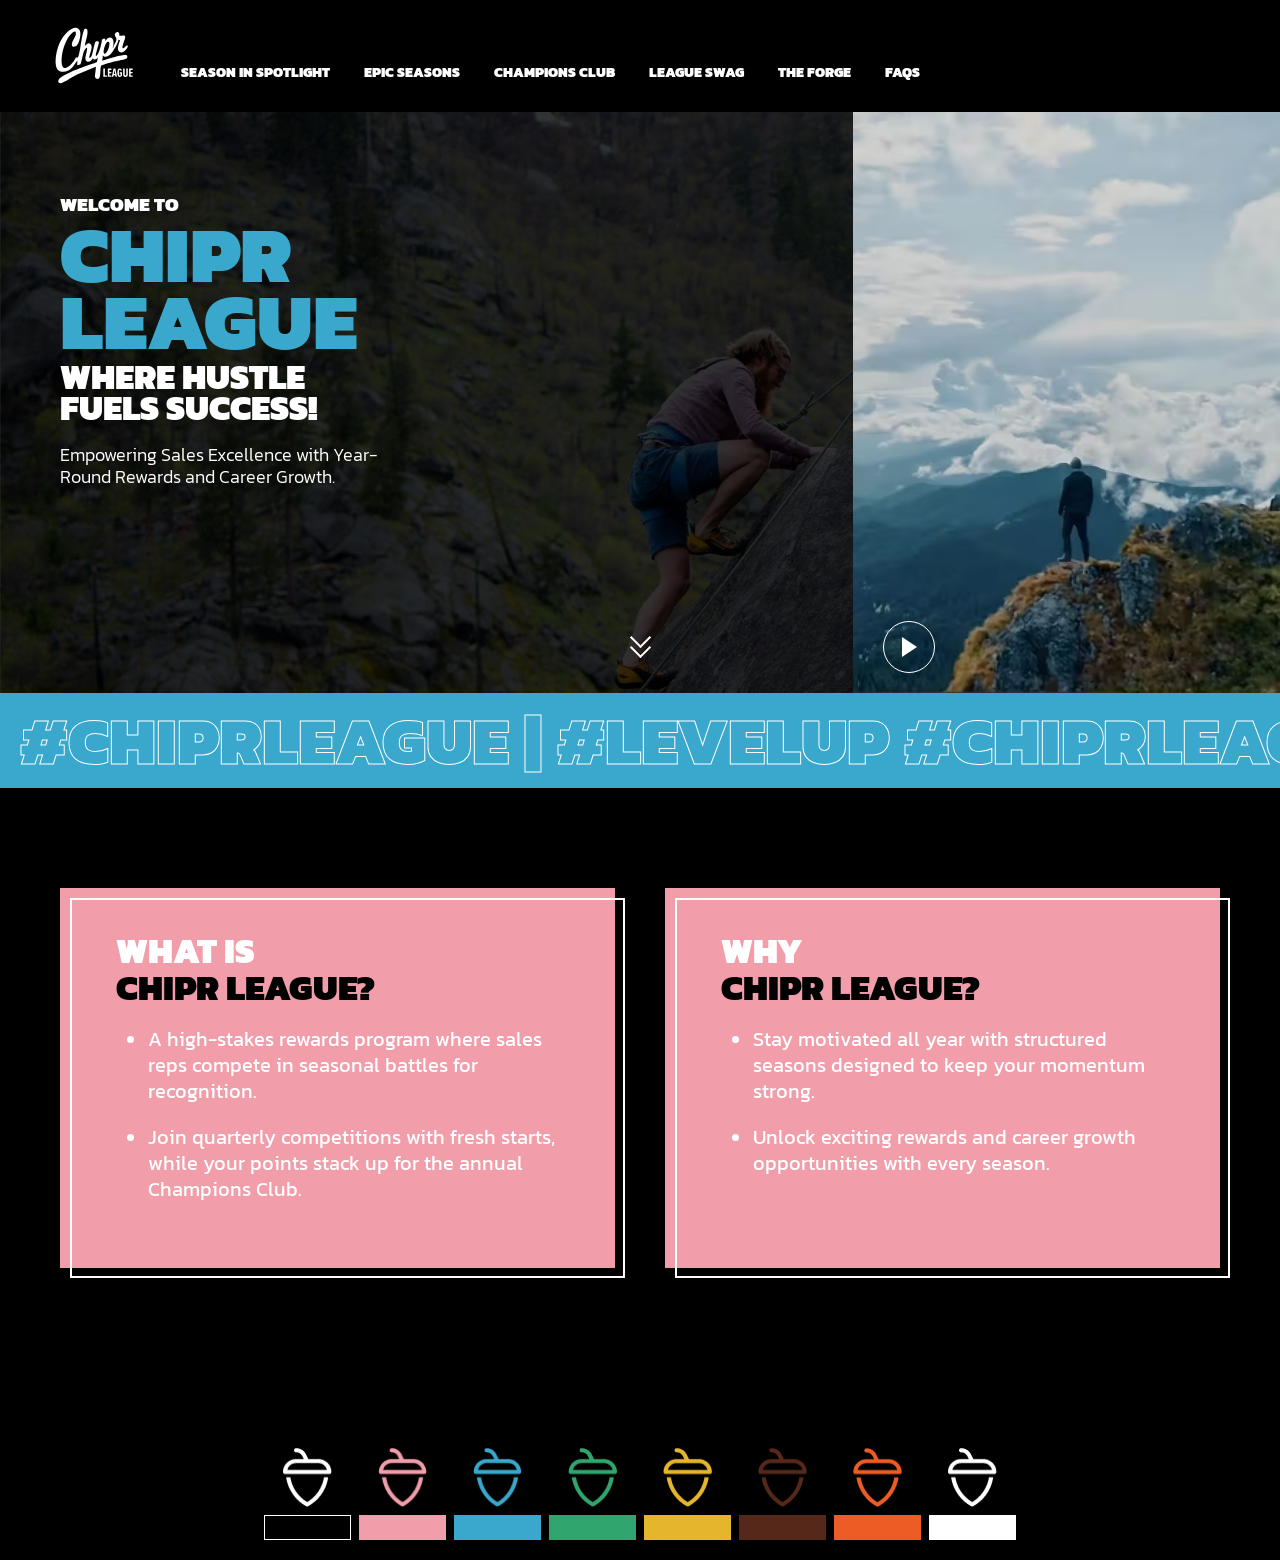
<file: index.html>
<!DOCTYPE html>
<html lang="en">
<head>
    <meta charset="UTF-8">
    <meta name="viewport" content="width=device-width, initial-scale=1.0">
    <title>Chipr</title>
    <meta name="description"
        content="We’re a direct-to-consumer organization specializing in door-to-door sales jobs. We partner with some of America’s top tech brands.">
    <link rel="stylesheet" as="style" href="https://cdn.jsdelivr.net/npm/bootstrap@5.3.3/dist/css/bootstrap.min.css" integrity="sha384-QWTKZyjpPEjISv5WaRU9OFeRpok6YctnYmDr5pNlyT2bRjXh0JMhjY6hW+ALEwIH" crossorigin="anonymous">
    <link rel="stylesheet" href="./css/common.min.css">
    <link rel="stylesheet" href="./css/home.css">
    <link rel="icon" type="image/x-icon" href="./images/header/favicon.ico">
    <link rel="preload" as="image" href="./images/home/slider1.avif" />
    <link rel="preload" as="image" href="./images/home/clifhang-mobile.avif" />
    <link rel="preload" as="image" href="./images/home/clifhang.avif" />
</head>
<body>
    <!-- Header -->
    <header id="header">
        <nav class="navbar fixed-top navbar-expand-lg bg-body-tertiary navbar-dark bg-dark">
            <div class="container-fluid align-items-end px-lg-5 px-4 bg-black">
                <a class="navbar-brand" href="./"></a>
                <button class="navbar-toggler" type="button" data-bs-toggle="collapse"  data-bs-target="#navbarSupportedContent" aria-controls="navbarSupportedContent" aria-expanded="false" aria-label="Toggle navigation">
                    <span class="navbar-toggler-icon"></span>
                </button>
                <div class="collapse navbar-collapse" id="navbarSupportedContent">
                    <ul class="navbar-nav me-auto mb-2 mb-lg-0">
                        <li class="nav-item">
                            <a class="nav-link text-uppercase season" aria-current="page" href="./season-in-spotlight.html">Season in spotlight</a>
                        </li>
                        <li class="nav-item">
                            <a class="nav-link text-uppercase epic" href="./epic-seasons.html">epic seasons</a>
                        </li>
                        <li class="nav-item">
                            <a class="nav-link text-uppercase champions" href="./champions-club.html">champions club</a>
                        </li>
                        <li class="nav-item">
                            <a class="nav-link text-uppercase league" href="./league-swag.html">league swag</a>
                        </li>
                        <li class="nav-item">
                            <a class="nav-link text-uppercase forge" href="./the-forge.html">the forge</a>
                        </li>
                        <li class="nav-item">
                            <a class="nav-link text-uppercase faqs" href="./faqs.html">faqs</a>
                        </li>
                    </ul>
                </div>
            </div>
        </nav>
    </header>
    <!-- Body -->
    <!-- section hero -->
    <section class="top-slider">        
        <div class="container-fluid p-0 slider-images">
            <div class="col-lg-8 col-12 slider-image-1">
                <div class="overlay">
                    <div class="slider-text mx-common">
                        <h5 class="text-uppercase">Welcome to</h5>
                        <h1 class="text-uppercase">Chipr<br>League</h1>
                        <h4 class="text-uppercase">where hustle fuels success!</h4>
                        <p>Empowering Sales Excellence with Year-Round Rewards and Career Growth.</p>
                    </div>
                    <div class="mx-common d-lg-none">
                        <div class="col-4 slider-image-2" data-bs-toggle="modal" data-bs-target="#video">
                            <img alt="clif hang" class="slider-img-2" width="200" height="200" src="./images/home/clifhang-mobile.avif" loading="lazy" />
                            <div class="play-video"></div>
                        </div>
                    </div>
                </div>
            </div>
            <div class="col-4 slider-image-2 d-none d-lg-block" data-bs-toggle="modal" data-bs-target="#video">
                <img alt="clif hang" class="slider-img-2" width="200" height="200" src="./images/home/clifhang.avif" loading="lazy" />
                <div class="play-video" ></div>
            </div>
            <div class="scroll-down-container d-none d-lg-flex">
                <div class="scroll-down-arrow"></div>
                <div class="scroll-down-arrow"></div>
                <div class="scroll-down-arrow"></div>
            </div>
        </div>
    </section>
    <!-- Modal -->
    <div class="modal fade" id="video" tabindex="-1" aria-labelledby="videoLabel" aria-hidden="true">
        <div class="modal-dialog modal-dialog-centered modal-lg video-popup">
            <div class="modal-content">
                <div class="modal-header position-relative">
                    <button type="button" class="btn-close-custom" data-bs-dismiss="modal" aria-label="Close"></button>
                </div>
                <div class="modal-body">
                    <iframe src="https://www.youtube.com/embed/HPioowjHS5M?si=mFAN-0VH5Xt5ioiz" autoplay frameborder="0" allow="accelerometer; autoplay; clipboard-write; encrypted-media; gyroscope; picture-in-picture; web-share" referrerpolicy="strict-origin-when-cross-origin" allowfullscreen></iframe>
                </div>
            </div>
        </div>
    </div>
    <!-- Marquee -->
    <div class="marquee-container">
        <div class="marquee-content" height="100px">
            <span>#chiprleague</span><span> | </span><span>#levelup</span>
            <span>#chiprleague</span><span> | </span><span>#levelup</span>
            <span>#chiprleague</span><span> | </span><span>#levelup</span>
            <span>#chiprleague</span><span> | </span><span>#levelup</span>
            <span>#chiprleague</span><span> | </span><span>#levelup</span>
            <span>#chiprleague</span><span> | </span><span>#levelup</span>
        </div>
    </div>
    <!-- about -->
    <div class="container-fluid about-chipr pxe-common">
        <div class="justify-content-center">
            <div class="mx-common">
                <div class="row">
                    <div class="col-lg-6 col-12 what-chipr">
                        <div class="about-chipr-content">
                            <h5><span class="color-white">What is</span><br><span class="color-gray">Chipr League?</span></h5>
                            <ul>
                                <li>A high-stakes rewards program where sales reps compete in seasonal battles for recognition.</li>
                                <li>Join quarterly competitions with fresh starts, while your points stack up for the annual Champions Club.</li>
                            </ul>
                            <div class="border-white"></div>
                        </div>
                    </div>
                    <div class="col-lg-6 col-12 why-chipr">
                        <div class="about-chipr-content">
                            <h5><span class="color-white">Why</span><br><span class="color-gray">Chipr League?</spam></h5>
                            <ul>
                                <li>Stay motivated all year with structured seasons designed to keep your momentum strong.</li>
                                <li>Unlock exciting rewards and career growth opportunities with every season.</li>
                            </ul>
                            <div class="border-white"></div>
                        </div>
                    </div>
                </div>
            </div>
        </div>
    </div> 

    <!-- Footer -->
    <footer id="footer">
        <div class="d-flex justify-content-center text-center gap-2">
            <div class="nut nut1 nut-white">
                <img width="49" height="60" loading="lazy" alt="nut" src="./images/footer/nut-white.png" />
                <span class="nut-border"></span>
            </div>
            <div class="nut nut2 nut-cream">
                <img width="49" height="60" loading="lazy" alt="nut" src="./images/footer/nut-cream.png" />
                <span class="nut-border"></span>
            </div>
            <div class="nut nut3 nut-blue">
                <img width="49" height="60" loading="lazy" alt="nut" src="./images/footer/nut-blue.png" />
                <span class="nut-border"></span>
            </div>
            <div class="nut nut4 nut-green">
                <img width="49" height="60" loading="lazy" alt="nut" src="./images/footer/nut-green.png" />
                <span class="nut-border"></span>
            </div>
            <div class="nut nut5 nut-yellow">
                <img width="49" height="60" loading="lazy" alt="nut" src="./images/footer/nut-yellow.png" />
                <span class="nut-border"></span>
            </div>
            <div class="nut nut6 nut-brown">
                <img width="49" height="60" loading="lazy" alt="nut" src="./images/footer/nut-brown.png" />
                <span class="nut-border"></span>
            </div>
            <div class="nut nut7 nut-orange">
                <img width="49" height="60" loading="lazy" alt="nut" src="./images/footer/nut-orange.png" />
                <span class="nut-border"></span>
            </div>
            <div class="nut nut8 nut-white-2">
                <img width="49" height="60" loading="lazy" alt="nut" src="./images/footer/nut-white.png" />
                <span class="nut-border"></span>
            </div>
        </div>
    </footer>
    <script defer src="https://code.jquery.com/jquery-3.7.1.min.js" integrity="sha256-/JqT3SQfawRcv/BIHPThkBvs0OEvtFFmqPF/lYI/Cxo=" crossorigin="anonymous"></script>
    <script defer src="https://cdn.jsdelivr.net/npm/bootstrap@5.3.3/dist/js/bootstrap.bundle.min.js" integrity="sha384-YvpcrYf0tY3lHB60NNkmXc5s9fDVZLESaAA55NDzOxhy9GkcIdslK1eN7N6jIeHz" crossorigin="anonymous"></script>
    <script defer src="./js/common.js" ></script>
</body>
</html>
</file>
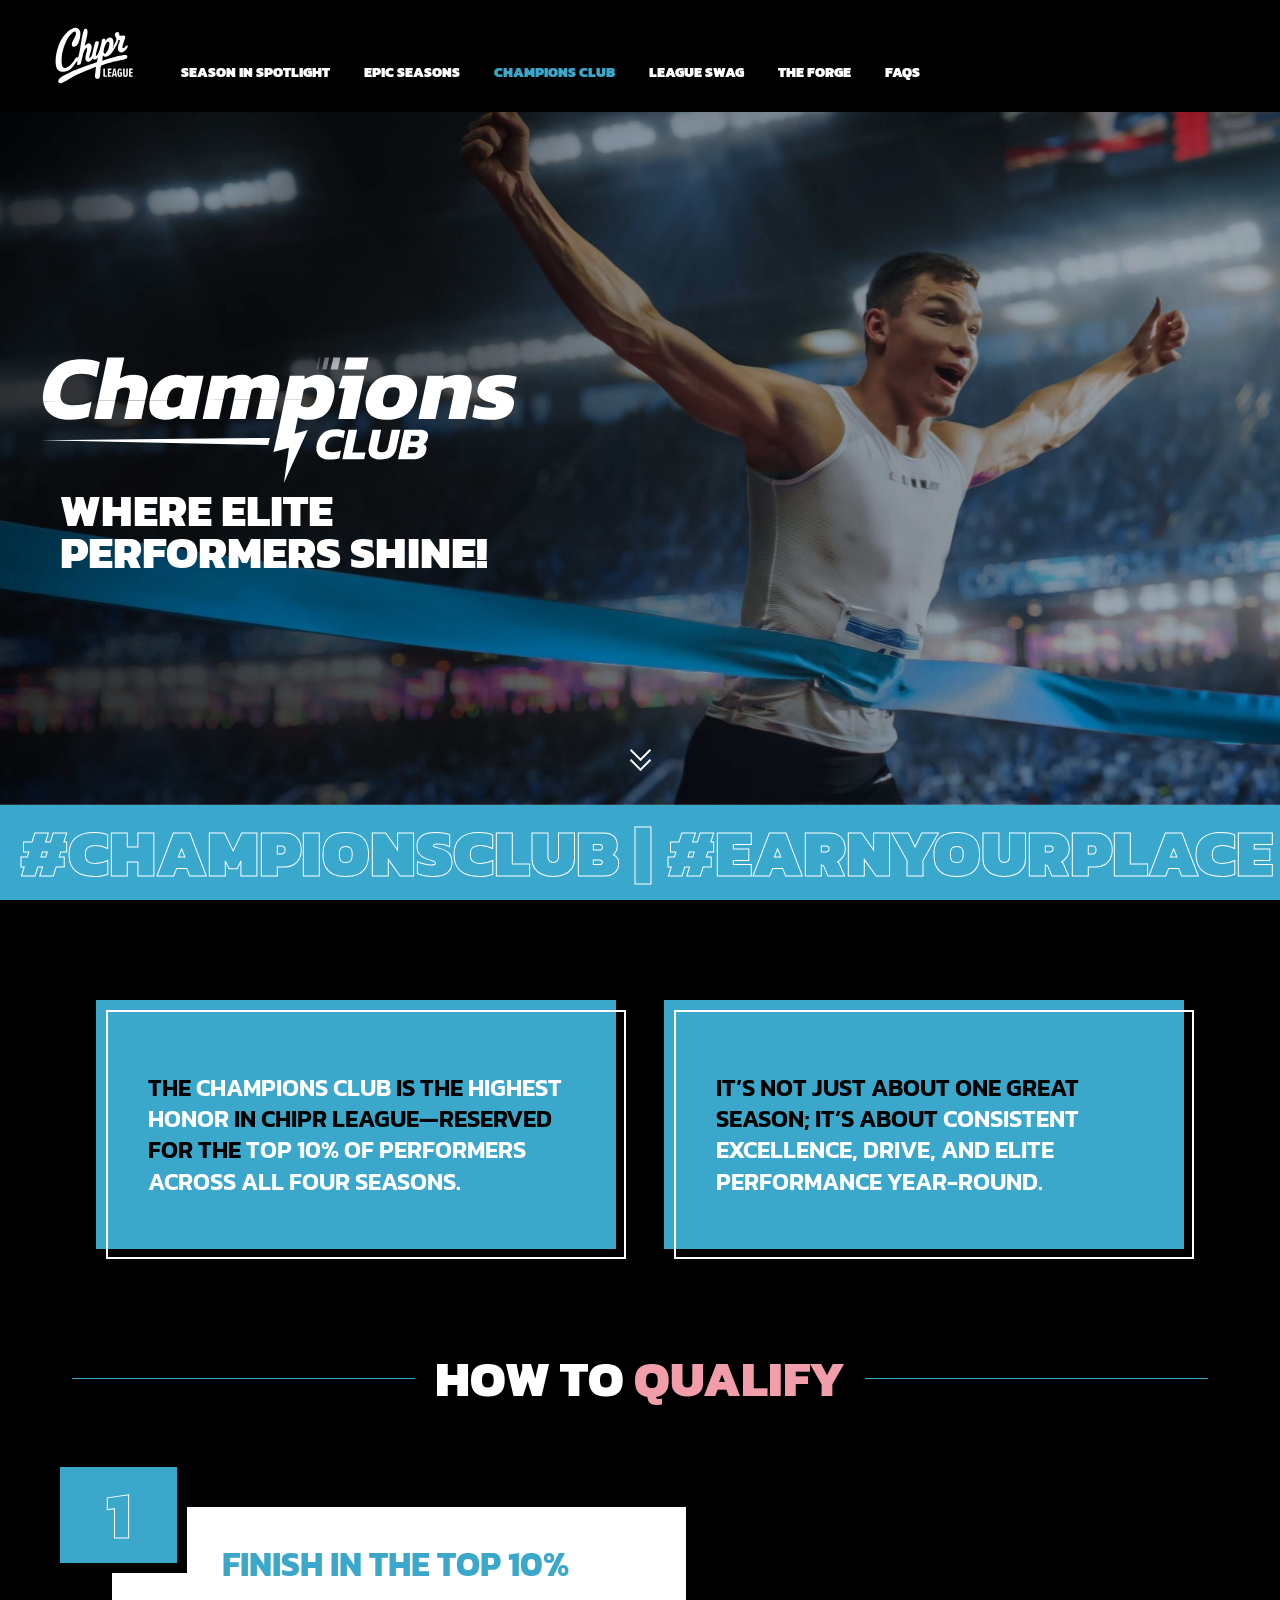
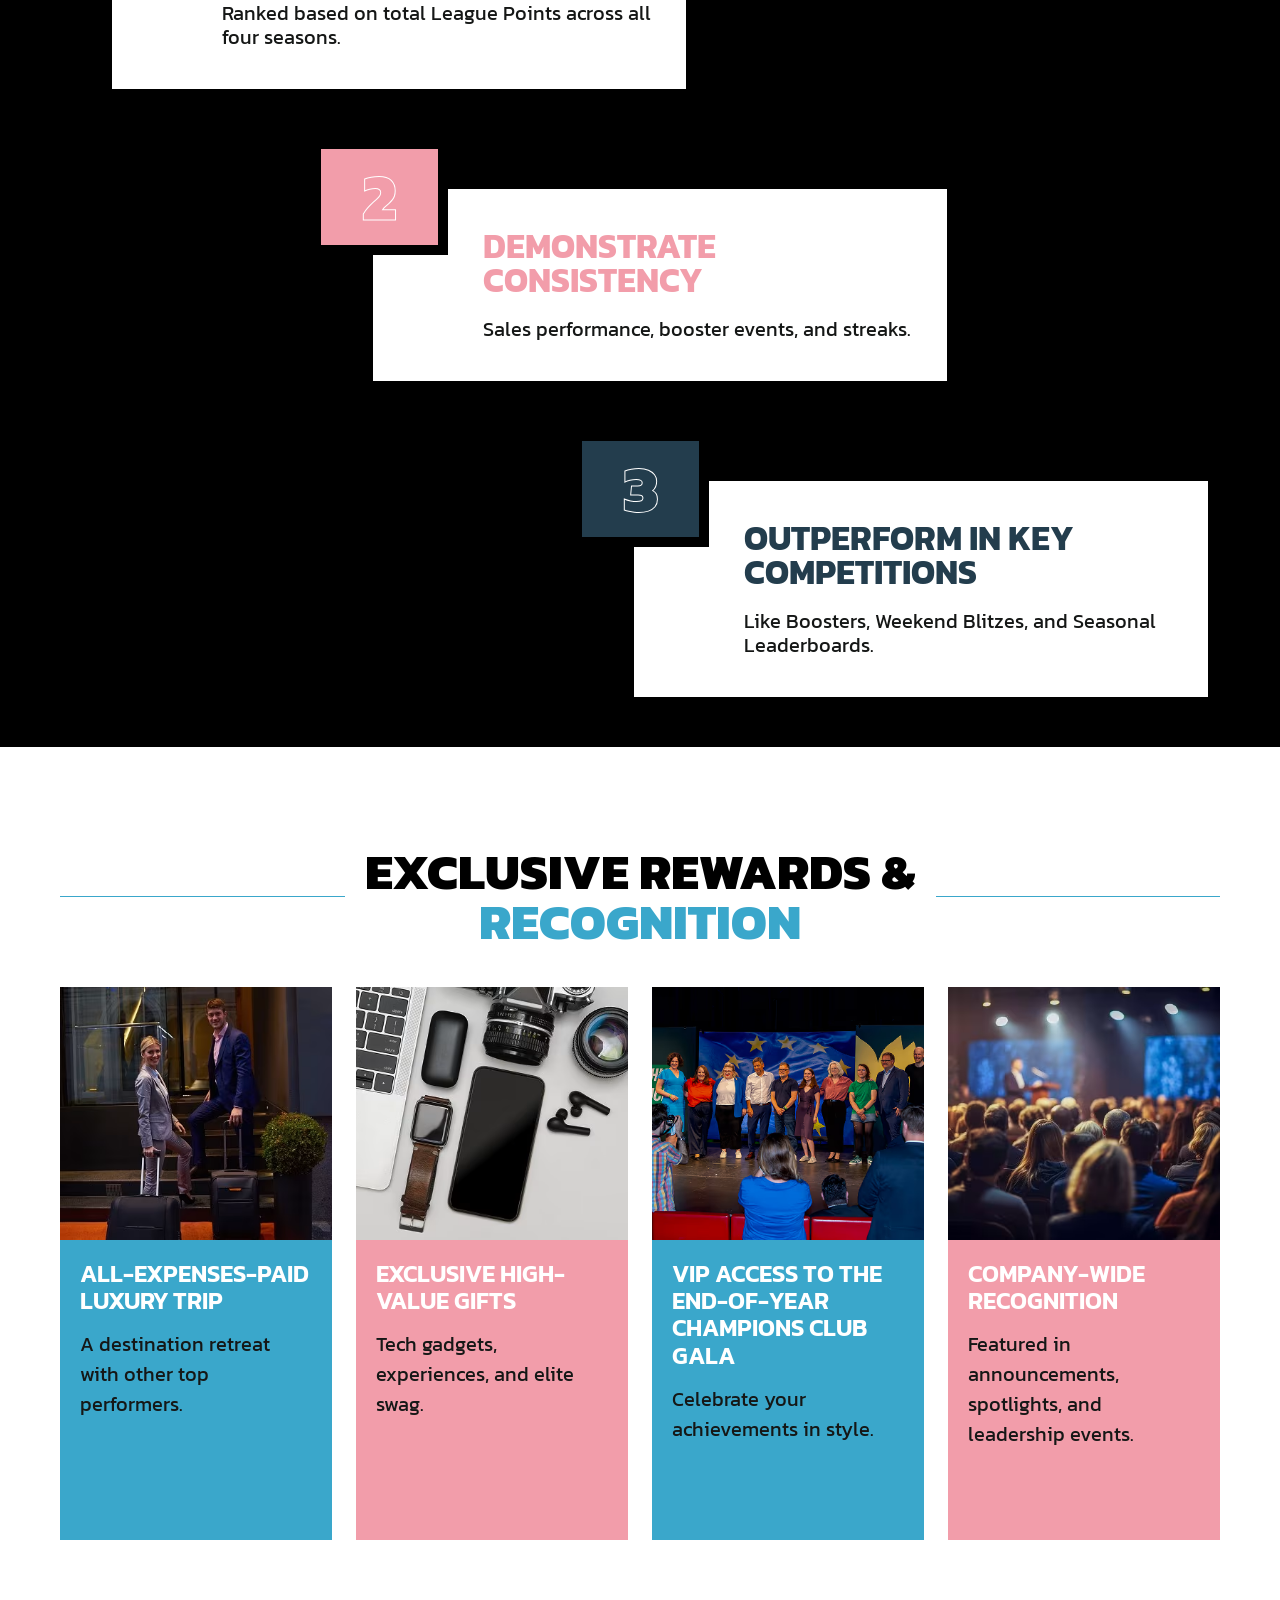
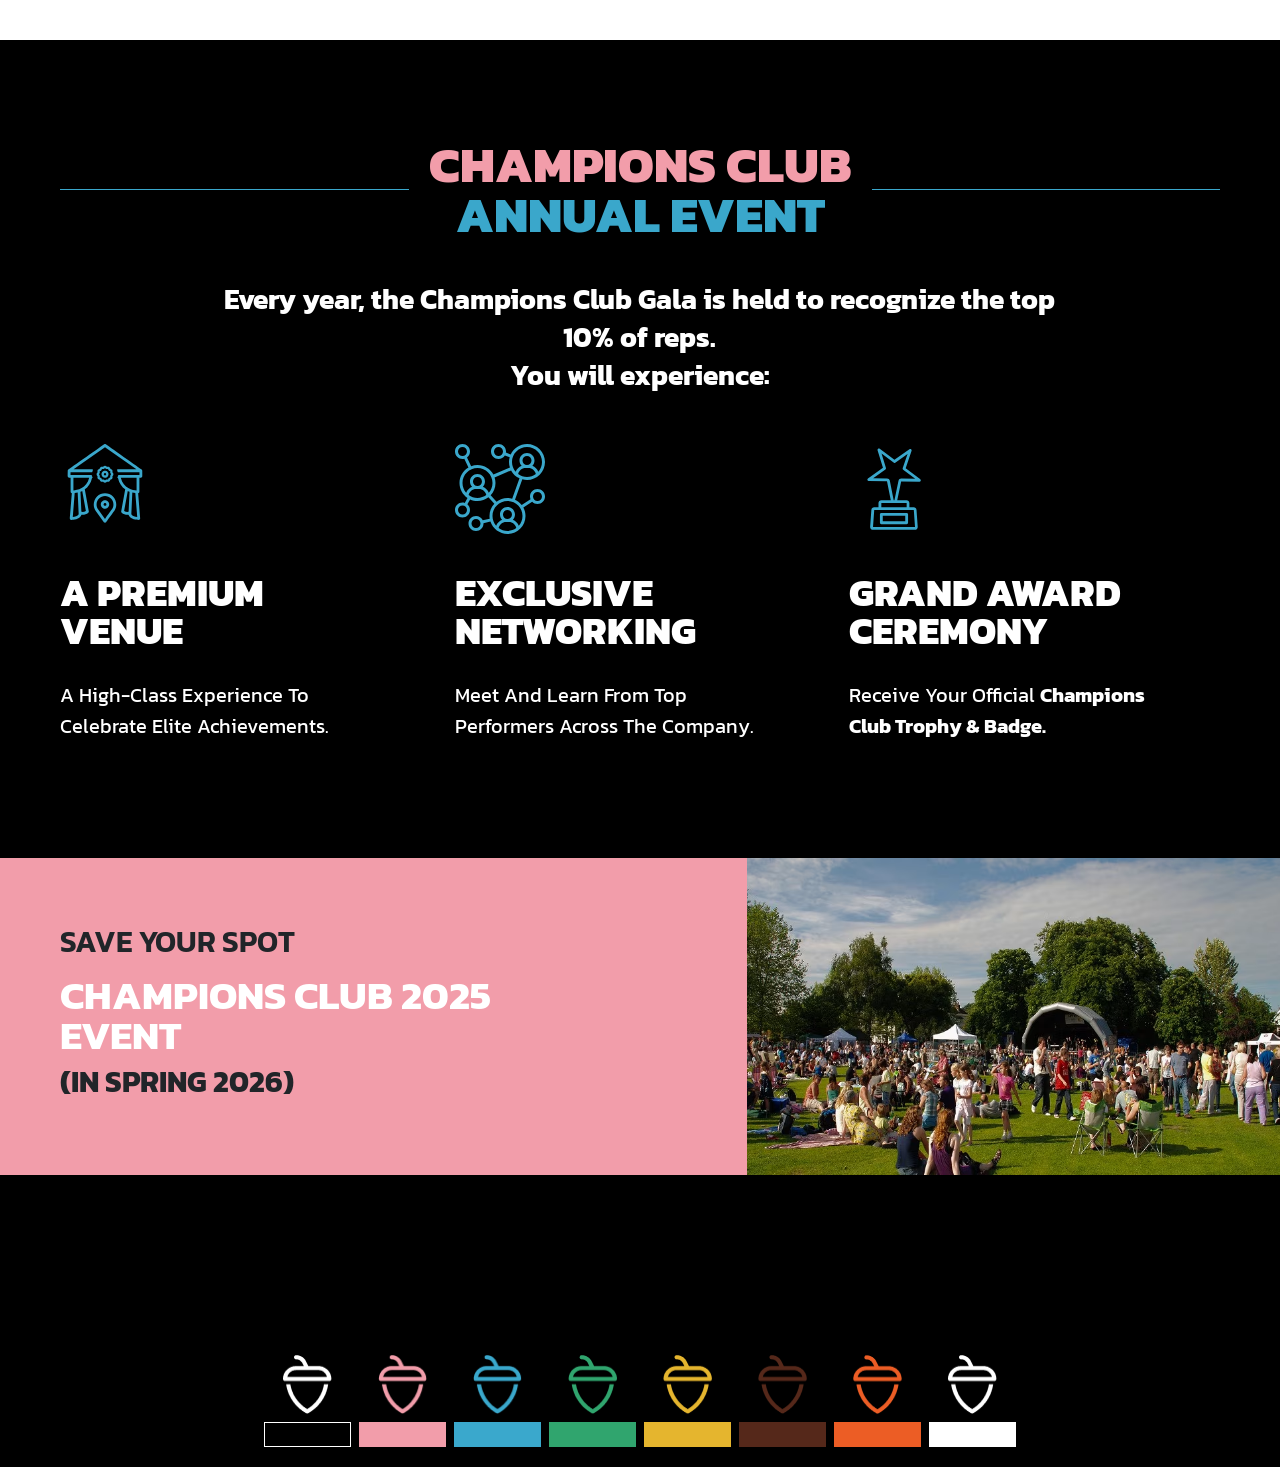
<file: champions-club.html>
<!DOCTYPE html>
<html lang="en">
<head>
    <meta charset="UTF-8">
    <meta name="viewport" content="width=device-width, initial-scale=1.0">
    <title>Champions club</title>
    <meta name="description"
        content="We’re a direct-to-consumer organization specializing in door-to-door sales jobs. We partner with some of America’s top tech brands.">
    <link rel="stylesheet" href="https://cdn.jsdelivr.net/npm/bootstrap@5.3.3/dist/css/bootstrap.min.css" integrity="sha384-QWTKZyjpPEjISv5WaRU9OFeRpok6YctnYmDr5pNlyT2bRjXh0JMhjY6hW+ALEwIH" crossorigin="anonymous">
    <link rel="preload" onload="this.rel='stylesheet'" as="style" href="./libs/slick-1.8.1/slick/slick.css"/>
    <link rel="preload" onload="this.rel='stylesheet'" as="style" href="./libs/slick-1.8.1/slick/slick-theme.css"/>
    <link rel="stylesheet" href="./css/common.min.css">
    <link rel="stylesheet" href="./css/champions-club.css">
    <link rel="icon" type="image/x-icon" href="./images/header/favicon.ico">
    <link rel="preload" as="image" href="./images/champions-club/slider-1.avif" />

</head>
<body>
    <!-- Header -->
    <header id="header">
        <nav class="navbar fixed-top navbar-expand-lg bg-body-tertiary navbar-dark bg-dark">
            <div class="container-fluid align-items-end px-lg-5 px-4 bg-black">
                <a class="navbar-brand" href="./"></a>
                <button class="navbar-toggler" type="button" data-bs-toggle="collapse"  data-bs-target="#navbarSupportedContent" aria-controls="navbarSupportedContent" aria-expanded="false" aria-label="Toggle navigation">
                    <span class="navbar-toggler-icon"></span>
                </button>
                <div class="collapse navbar-collapse" id="navbarSupportedContent">
                    <ul class="navbar-nav me-auto mb-2 mb-lg-0">
                        <li class="nav-item">
                            <a class="nav-link text-uppercase season" href="./season-in-spotlight.html">Season in spotlight</a>
                        </li>
                        <li class="nav-item">
                            <a class="nav-link text-uppercase epic" href="./epic-seasons.html">epic seasons</a>
                        </li>
                        <li class="nav-item">
                            <a class="nav-link text-uppercase champions" aria-current="page" href="./champions-club.html">champions club</a>
                        </li>
                        <li class="nav-item">
                            <a class="nav-link text-uppercase league" href="./league-swag.html">league swag</a>
                        </li>
                        <li class="nav-item">
                            <a class="nav-link text-uppercase forge" href="./the-forge.html">the forge</a>
                        </li>
                        <li class="nav-item">
                            <a class="nav-link text-uppercase faqs" href="./faqs.html">faqs</a>
                        </li>
                    </ul>
                </div>
            </div>
        </nav>
    </header>
    <!-- Body -->
    <!-- section hero -->
    <section class="top-slider">
        <div class="slider-images">
            <div class="overlay"></div>
            <div class="slider-logo mx-common">
                <img loading="lazy" alt="Building" class="slider-img-2" src="./images/champions-club/slider-2.svg" />
                <h3 class="change-text">Where Elite Performers Shine!</h3>
            </div>
            <div class="scroll-down-container d-none d-lg-flex">
                <div class="scroll-down-arrow"></div>
                <div class="scroll-down-arrow"></div>
                <div class="scroll-down-arrow"></div>
            </div>
        </div>
    </section>
    <!-- Marquee -->
    <div class="marquee-container">
        <div class="marquee-content" height="100px">
            <span>#championsclub</span><span> | </span><span>#earnyourplace</span>
            <span>#championsclub</span><span> | </span><span>#earnyourplace</span>
            <span>#championsclub</span><span> | </span><span>#earnyourplace</span>
            <span>#championsclub</span><span> | </span><span>#earnyourplace</span>
            <span>#championsclub</span><span> | </span><span>#earnyourplace</span>
            <span>#championsclub</span><span> | </span><span>#earnyourplace</span>
            <span>#championsclub</span><span> | </span><span>#earnyourplace</span>
            <span>#championsclub</span><span> | </span><span>#earnyourplace</span>
            <span>#championsclub</span><span> | </span><span>#earnyourplace</span>
            <span>#championsclub</span><span> | </span><span>#earnyourplace</span>
        </div>
    </div>
    <!-- about -->
    <div class="container-fluid about-champions-league">
        <div class="justify-content-center">
            <div class="mx-common">
                <div class="row">
                    <div class="col-lg-6 col-12 what-chipr ps-lg-5 pe-lg-4 mb-5 mb-lg-0">
                        <div class="about-champions-league-content">
                            <p>The <span>Champions Club</span> is the <span>highest honor</span> in Chipr League—reserved for the <span>top 10% of performers across all four seasons.</span></p>
                            <div class="border-white"></div>
                        </div>
                    </div>
                    <div class="col-lg-6 col-12 why-chipr ps-lg-4 pe-lg-5">
                        <div class="about-champions-league-content">
                            <p>It’s not just about one great season; it’s about <span>consistent excellence, drive, and elite performance year-round.</span></p>
                            <div class="border-white"></div>
                        </div>
                    </div>
                </div>
            </div>
        </div>
    </div> 
    <!-- about -->
    <div class="container-fluid how-to-qualify">
        <div class="justify-content-center">
            <div class="mx-common champions-club-carousel">
                <div class="champions-club-carousel-header mb-5">
                    <h2 class="text-center"><span class="text-1">How to</span>&nbsp;<span class="text-2">Qualify</span></h2>
                    <div class="title-border-bottom"></div>
                </div>
                <div class="row champions-club-carousel-slider">
                    <div class="qualify-1 position-relative qualify-container">
                        <div class="count">1</div>
                        <div class="qualify-desc">
                            <h6>Finish in the Top 10%</h6>
                            <p>Ranked based on total League Points across all four seasons.</p>
                        </div>
                    </div>
                    <div class="qualify-2 position-relative qualify-container">
                        <div class="count">2</div>
                        <div class="qualify-desc">
                            <h6>Demonstrate consistency</h6>
                            <p>Sales performance, booster events, and streaks.</p>
                        </div>
                    </div>
                    <div class="qualify-3 position-relative qualify-container">
                        <div class="count">3</div>
                        <div class="qualify-desc">
                            <h6>Outperform in key competitions</h6>
                            <p>Like Boosters, Weekend Blitzes, and Seasonal Leaderboards.</p>
                        </div>
                    </div>
                </div>
            </div>
        </div>
    </div> 
    <!-- Exclusive Rewards -->
    <div class="exclusive-rewards">
        <div class="mx-common exclusive-rewards-header">
            <h2 class="text-center"><span class="text-1">Exclusive Rewards &</span></br><span class="text-2">Recognition</span></h2>
            <div class="title-border-bottom"></div>
        </div>
        <div class="mx-common">
            <div class="row exclusive-rewards-slider">
                <div class="col-3 exclusive-slide">
                    <div class="top-img"><img alt="All-Expenses-Paid Luxury Trip" loading="lazy" class="w-100" src="./images/champions-club/recognition1.avif" /></div>
                    <div class="content-1">
                        <h6>All-Expenses-Paid Luxury Trip</h6>
                        <p>A destination retreat with other top performers.</p>
                    </div>
                </div>
                <div class="col-3 exclusive-slide">
                    <div class="top-img"><img alt="Exclusive High-Value Gifts" loading="lazy" class="w-100" src="./images/champions-club/recognition2.avif" /></div>
                    <div class="content-2">
                        <h6>Exclusive High-Value Gifts</h6>
                        <p>Tech gadgets, experiences, and elite swag.</p>
                    </div>
                </div>
                <div class="col-3 exclusive-slide">
                    <div class="top-img"><img alt="VIP Access to the End-of-Year Champions Club Gala" loading="lazy" class="w-100" src="./images/champions-club/recognition3.avif" /></div>
                    <div class="content-3">
                        <h6>VIP Access to the End-of-Year Champions Club Gala</h6>
                        <p>Celebrate your achievements in style.</p>
                    </div>
                </div>
                <div class="col-3 exclusive-slide">
                    <div class="top-img"><img alt="Company-Wide Recognition" loading="lazy" class="w-100" src="./images/champions-club/recognition4.avif" /></div>
                    <div class="content-4">
                        <h6>Company-Wide Recognition</h6>
                        <p>Featured in announcements, spotlights, and leadership events.</p>
                    </div>
                </div>
            </div>
        </div>
    </div>
    <!-- Annual event -->
    <div class="container-fluid annual-event">
        <div class="mx-common ">
            <div class="annual-event-header">
                <h2 class="text-center"><span class="text-1">Champions Club</span></br><span class="text-2">Annual Event</span></h2>
                <div class="title-border-bottom"></div>
            </div>
            <div class="sub-heading">Every year, the Champions Club Gala is held to recognize the top 10% of reps.<br>You will experience:</div>
            <div class="row annual-event-slider">
                <div class="col-md-4 col-12 annual-event-content">
                    <div class="top-img"><img alt="A Premium Venue" loading="lazy" src="./images/champions-club/annual-event-1.svg" /></div>
                    <h6>A Premium Venue</h6>
                    <p>A high-class experience to celebrate elite achievements.</p>
                </div>
                <div class="col-md-4 col-12 annual-event-content">
                    <div class="top-img"><img alt="Exclusive Networking" loading="lazy" src="./images/champions-club/annual-event-2.svg" /></div>
                    <h6>Exclusive Networking</h6>
                    <p>Meet and learn from top performers across the company.</p>
                </div>
                <div class="col-md-4 col-12 annual-event-content">
                    <div class="top-img"><img alt="Grand Award Ceremony" loading="lazy" src="./images/champions-club/annual-event-3.svg" /></div>
                    <h6>Grand Award Ceremony</h6>
                    <p>Receive your official <span>Champions Club Trophy & Badge.</span></p>
                </div>
            </div>
        </div>
    </div>
    <!-- save spot -->
    <div class="container-fluid save-spot pxe-common">
        <div class="row overflow-hidden">
            <div class="col-lg-7 col-md-6 save-spot-left p-0">
                <div class="save-spot-left-content mx-common">
                    <h6>Save Your Spot</h6>
                    <h5>Champions Club 2025 Event</h5>
                    <p>(in Spring 2026)</p>
                </div>
            </div>
            <div class="col-lg-5 col-md-6 d-none d-md-block save-spot-right p-0">
                <img alt="Save spot" loading="lazy" class="w-100" src="./images/champions-club/save-spot.avif" />
            </div>
        </div>
    </div>
    <!-- Footer -->
    <footer id="footer">
        <div class="d-flex justify-content-center text-center gap-2">
            <div class="nut nut1 nut-white">
                <img width="49" height="60" loading="lazy" alt="nut" src="./images/footer/nut-white.png" />
                <span class="nut-border"></span>
            </div>
            <div class="nut nut2 nut-cream">
                <img width="49" height="60" loading="lazy" alt="nut" src="./images/footer/nut-cream.png" />
                <span class="nut-border"></span>
            </div>
            <div class="nut nut3 nut-blue">
                <img width="49" height="60" loading="lazy" alt="nut" src="./images/footer/nut-blue.png" />
                <span class="nut-border"></span>
            </div>
            <div class="nut nut4 nut-green">
                <img width="49" height="60" loading="lazy" alt="nut" src="./images/footer/nut-green.png" />
                <span class="nut-border"></span>
            </div>
            <div class="nut nut5 nut-yellow">
                <img width="49" height="60" loading="lazy" alt="nut" src="./images/footer/nut-yellow.png" />
                <span class="nut-border"></span>
            </div>
            <div class="nut nut6 nut-brown">
                <img width="49" height="60" loading="lazy" alt="nut" src="./images/footer/nut-brown.png" />
                <span class="nut-border"></span>
            </div>
            <div class="nut nut7 nut-orange">
                <img width="49" height="60" loading="lazy" alt="nut" src="./images/footer/nut-orange.png" />
                <span class="nut-border"></span>
            </div>
            <div class="nut nut8 nut-white-2">
                <img width="49" height="60" loading="lazy" alt="nut" src="./images/footer/nut-white.png" />
                <span class="nut-border"></span>
            </div>
        </div>
    </footer>
    <script defer src="https://code.jquery.com/jquery-3.7.1.min.js" integrity="sha256-/JqT3SQfawRcv/BIHPThkBvs0OEvtFFmqPF/lYI/Cxo=" crossorigin="anonymous"></script>
    <script defer src="https://cdn.jsdelivr.net/npm/bootstrap@5.3.3/dist/js/bootstrap.bundle.min.js" integrity="sha384-YvpcrYf0tY3lHB60NNkmXc5s9fDVZLESaAA55NDzOxhy9GkcIdslK1eN7N6jIeHz" crossorigin="anonymous"></script>
    <script defer type="text/javascript" src="./libs/slick-1.8.1/slick/slick.min.js"></script>
    <script defer src="./js/common.js" ></script>
    <script defer src="./js/champions-club.js" ></script>
    <script>
        document.activePage = "champions"
    </script>
</body>
</html>
</file>
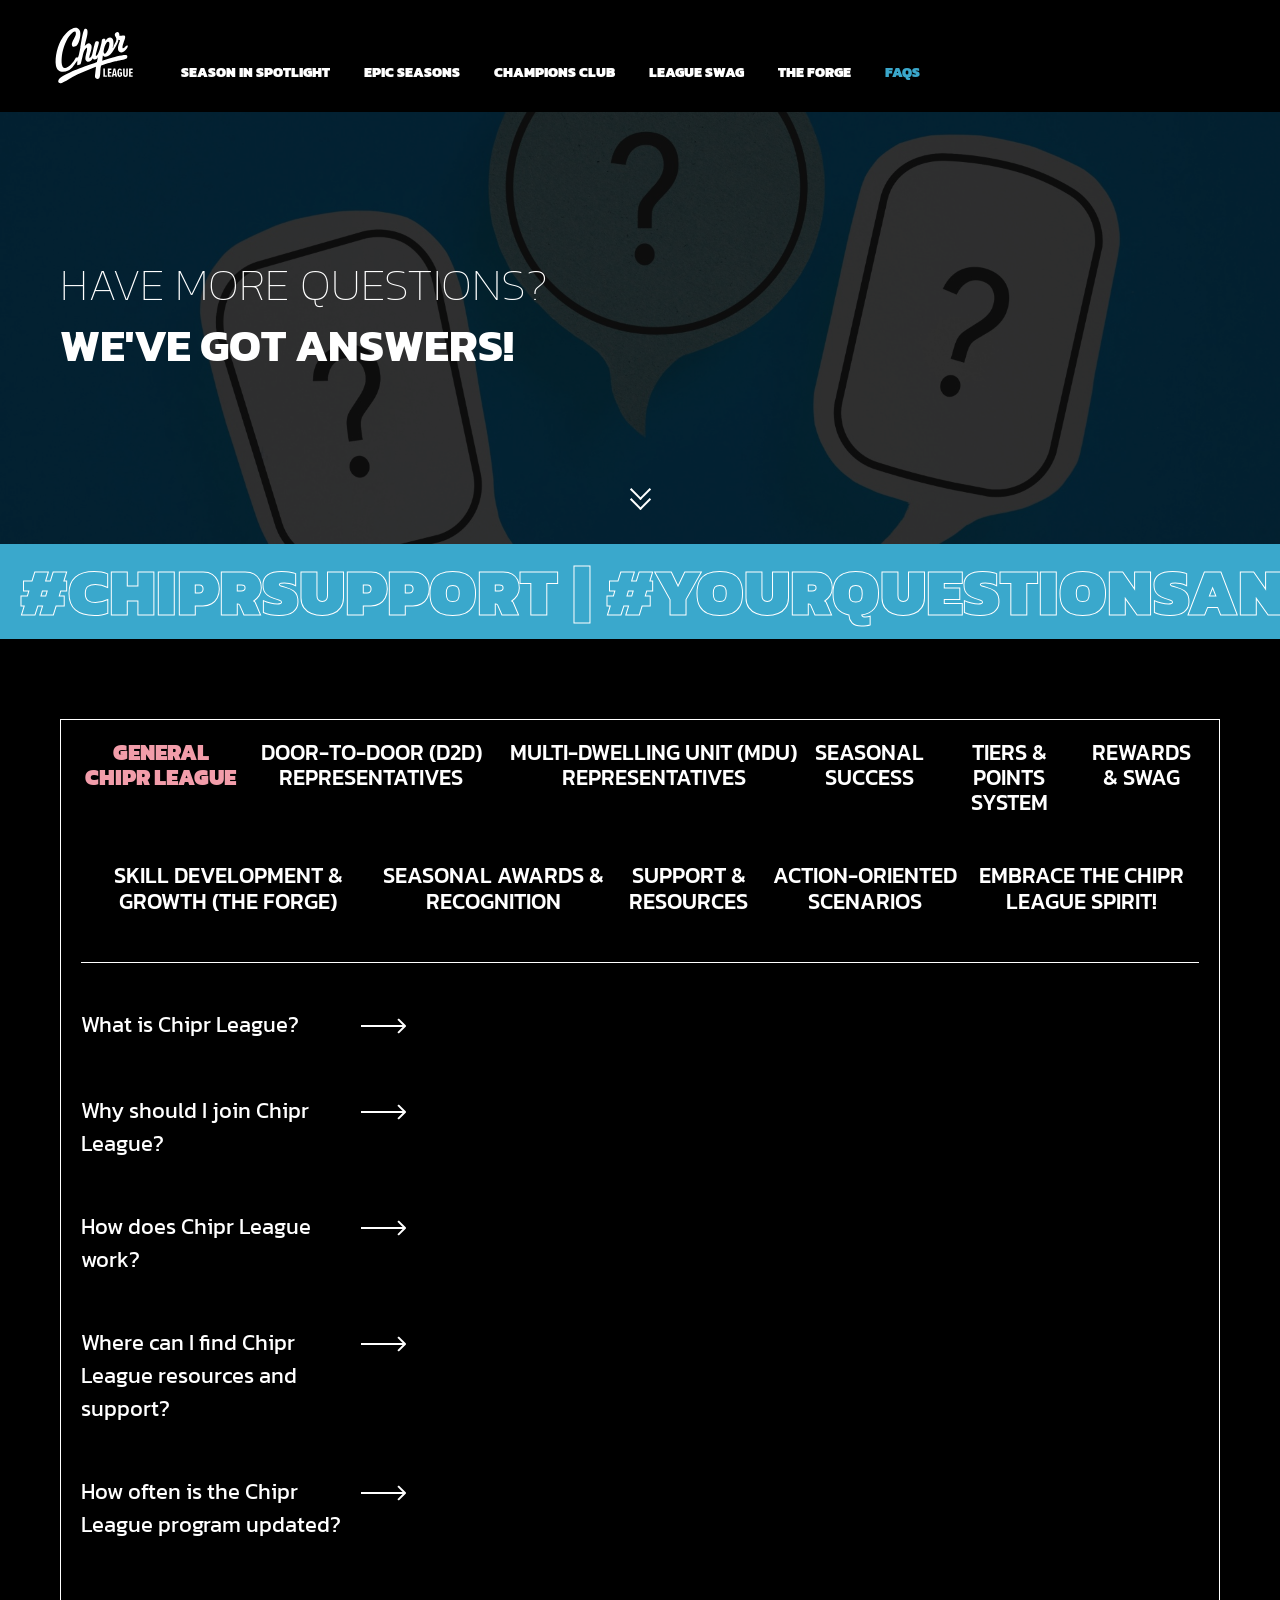
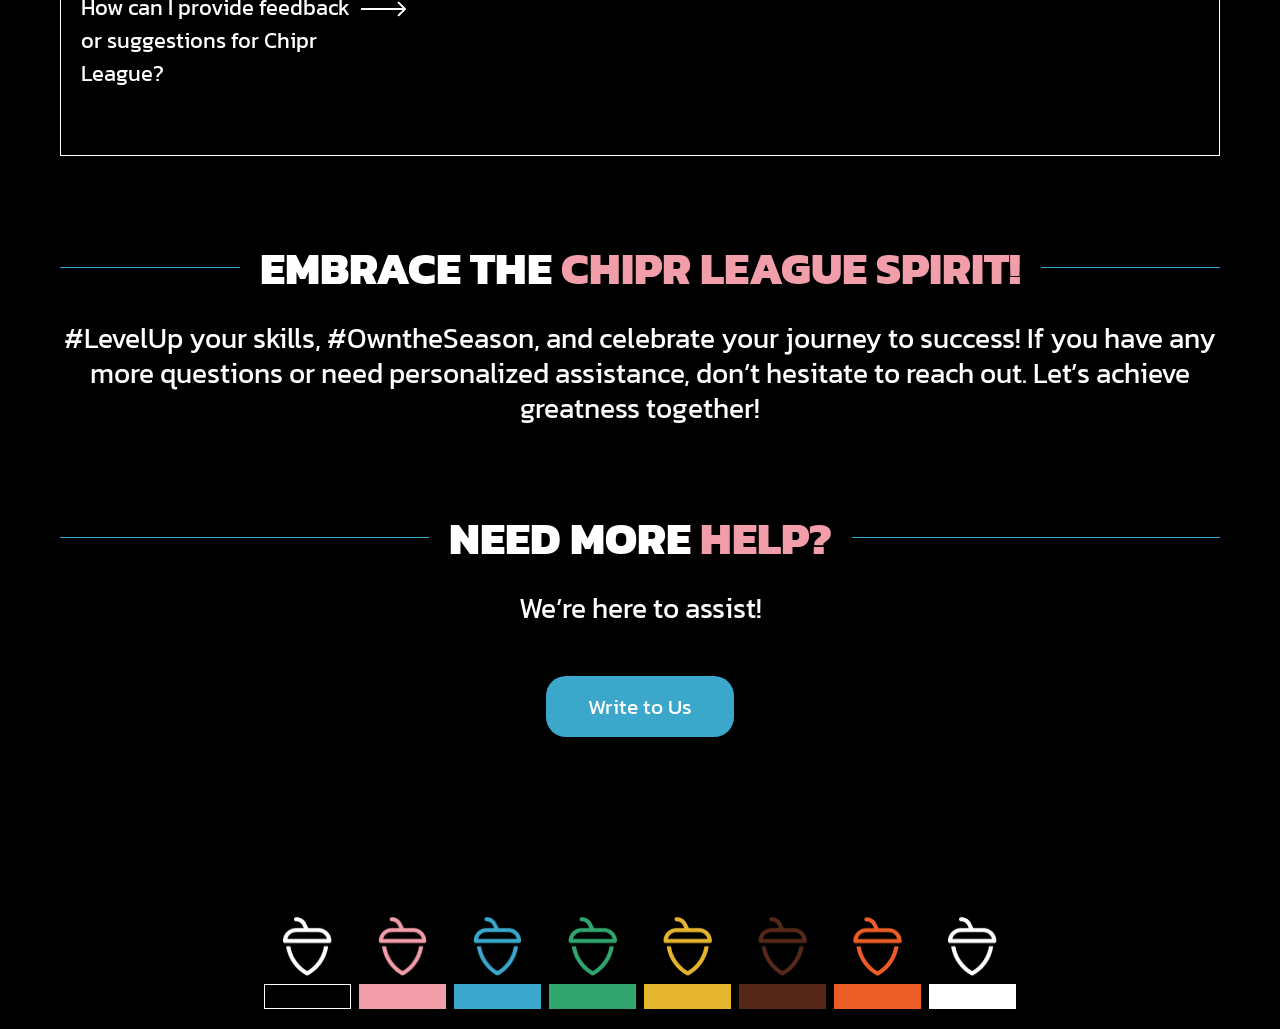
<file: faqs.html>
<!DOCTYPE html>
<html lang="en">
<head>
    <meta charset="UTF-8">
    <meta name="viewport" content="width=device-width, initial-scale=1.0">
    <title>Faqs</title>
    <meta name="description"
        content="We’re a direct-to-consumer organization specializing in door-to-door sales jobs. We partner with some of America’s top tech brands.">
    <link rel="stylesheet" href="https://cdn.jsdelivr.net/npm/bootstrap@5.3.3/dist/css/bootstrap.min.css" integrity="sha384-QWTKZyjpPEjISv5WaRU9OFeRpok6YctnYmDr5pNlyT2bRjXh0JMhjY6hW+ALEwIH" crossorigin="anonymous">
    <link rel="stylesheet" href="./css/common.min.css">
    <link rel="stylesheet" href="./css/faqs.css">
    <link rel="icon" type="image/x-icon" href="./images/header/favicon.ico">
    <link rel="preload" as="image" href="./images/faqs/slider-1.jpg" />
</head>
<body>
    <!-- Header -->
    <header id="header">
        <nav class="navbar fixed-top navbar-expand-lg bg-body-tertiary navbar-dark bg-dark">
            <div class="container-fluid align-items-end px-lg-5 px-4 bg-black">
                <a class="navbar-brand" href="./"></a>
                <button class="navbar-toggler" type="button" data-bs-toggle="collapse"  data-bs-target="#navbarSupportedContent" aria-controls="navbarSupportedContent" aria-expanded="false" aria-label="Toggle navigation">
                    <span class="navbar-toggler-icon"></span>
                </button>
                <div class="collapse navbar-collapse" id="navbarSupportedContent">
                    <ul class="navbar-nav me-auto mb-2 mb-lg-0">
                        <li class="nav-item">
                            <a class="nav-link text-uppercase season" href="./season-in-spotlight.html">Season in spotlight</a>
                        </li>
                        <li class="nav-item">
                            <a class="nav-link text-uppercase epic" href="./epic-seasons.html">epic seasons</a>
                        </li>
                        <li class="nav-item">
                            <a class="nav-link text-uppercase champions"  href="./champions-club.html">champions club</a>
                        </li>
                        <li class="nav-item">
                            <a class="nav-link text-uppercase league" href="./league-swag.html">league swag</a>
                        </li>
                        <li class="nav-item">
                            <a class="nav-link text-uppercase forge" href="./the-forge.html">the forge</a>
                        </li>
                        <li class="nav-item">
                            <a class="nav-link text-uppercase faqs" aria-current="page"  href="./faqs.html">faqs</a>
                        </li>
                    </ul>
                </div>
            </div>
        </nav>
    </header>
    <!-- Body -->
    <!-- section hero -->
    <section class="top-slider">
        <div class="slider-images">
            <div class="overlay"></div>
            <img alt="Questions?" class="w-100 slider-img-1" src="./images/faqs/slider-1.jpg" />
            <div class="slider-text mx-common">
                <p class="text-1">HAVE MORE QUESTIONS?</p>
                <p class="text-2">We've Got Answers!</p>
            </div>
            <div class="scroll-down-container d-none d-lg-flex">
                <div class="scroll-down-arrow"></div>
                <div class="scroll-down-arrow"></div>
                <div class="scroll-down-arrow"></div>
            </div>
        </div>
    </section>
    <!-- Marquee -->
    <div class="marquee-container">
        <div class="marquee-content" height="100px">
            <span>#ChiprSupport</span><span> | </span><span>#YourQuestionsAnswered</span>
            <span>#ChiprSupport</span><span> | </span><span>#YourQuestionsAnswered</span>
            <span>#ChiprSupport</span><span> | </span><span>#YourQuestionsAnswered</span>
            <span>#ChiprSupport</span><span> | </span><span>#YourQuestionsAnswered</span>
            <span>#ChiprSupport</span><span> | </span><span>#YourQuestionsAnswered</span>
            <span>#ChiprSupport</span><span> | </span><span>#YourQuestionsAnswered</span>
            <span>#ChiprSupport</span><span> | </span><span>#YourQuestionsAnswered</span>
            <span>#ChiprSupport</span><span> | </span><span>#YourQuestionsAnswered</span>
        </div>
    </div>
    <!-- questions block -->
    <div class="container-fluid questions-container">
        <div class="mx-common questions-container-block">
            <div class="questions-header d-none d-lg-block">
                <div class="text-center questions-header-block">
                    <h2 class="active" data-section="general-chipr-league">General Chipr League</h2>
                    <h2 data-section="d2d">Door-to-Door (D2D) Representatives</h2>
                    <h2 data-section="mdu">Multi-Dwelling Unit (MDU) Representatives</h2>
                    <h2 data-section="seasonal-success">Seasonal Success</h2>
                    <h2 data-section="tiers-and-points">Tiers & Points System</h2>
                    <h2 data-section="rewards-and-swag">Rewards & Swag</h2>
                </div>
                <div class="text-center questions-header-block">
                    <h2 data-section="skill-development-growth">Skill Development & Growth (The Forge)</h2>
                    <h2 data-section="seasonal-awards-recognition">Seasonal Awards & Recognition</h2>
                    <h2 data-section="support-and-resources">Support & Resources</h2>
                    <h2 data-section="action-oriented">Action-Oriented Scenarios</h2>
                    <h2 data-section="embrace-the-chipr">Embrace the Chipr League Spirit!</h2>
                </div>
            </div>
            <div class="question-individual-section-container">
                <!-- general-chipr-league -->
                <div class="questions-list active" id="general-chipr-league">
                    <h2 class="d-lg-none" data-section="general-chipr-league"><span>General Chipr League</span></h2>
                    <div class="d-lg-none toggle-questions-list"></div>
                    <div class="question-and-answer-container">
                        <ul class="question-and-answer">
                            <li class="col-lg-3 col-12 question">What is Chipr League?</li>
                            <li class="col-lg-2 col-12 arrow d-none d-lg-block"><img src="./images/faqs/arrow.svg"/></li>
                            <li class="col-lg-7 col-12 answer"><span>Chipr League is your gateway to unparalleled success! It’s a dynamic incentive program that fuels your sales excellence with year-round rewards, structured seasons, and endless opportunities for career growth. Ready to level up? Chipr League is here to support your journey every step of the way.</span></li>
                            <li class="toggle-question-and-answer"></li>
                        </ul>
                        <ul class="question-and-answer">
                            <li class="col-lg-3 col-12 question">Why should I join Chipr League?</li>
                            <li class="col-lg-2 col-12 arrow d-none d-lg-block"><img src="./images/faqs/arrow.svg"/></li>
                            <li class="col-lg-7 col-12 answer"><span>Joining Chipr League means committing to your personal and professional growth. Stay motivated with clear goals, unlock exciting rewards, and climb the league to achieve elite recognition. It’s your chance to own each season and showcase your hustle!</span></li>
                            <li class="toggle-question-and-answer"></li>
                        </ul>
                        <ul class="question-and-answer">
                            <li class="col-lg-3 col-12 question">How does Chipr League work?</li>
                            <li class="col-lg-2 col-12 arrow d-none d-lg-block"><img src="./images/faqs/arrow.svg"/></li>
                            <li class="col-lg-7 col-12 answer"><span>Chipr League operates through the league themed seasons, each designed to keep your momentum strong. Earn League Points through sales and achievements, advance through league, and unlock amazing rewards. It’s a continuous cycle of growth, competition, and celebration!</span></li>
                            <li class="toggle-question-and-answer"></li>
                        </ul>
                        <ul class="question-and-answer">
                            <li class="col-lg-3 col-12 question">Where can I find Chipr League resources and support?</li>
                            <li class="col-lg-2 col-12 arrow d-none d-lg-block"><img src="./images/faqs/arrow.svg"/></li>
                            <li class="col-lg-7 col-12 answer"><span>All resources are conveniently located in the Chipr League Experience Center on our internal company portal. From training materials to real-time dashboards, everything you need to succeed is just a click away. Need extra help? Reach out to your manager or our dedicated support team!</span></li>
                            <li class="toggle-question-and-answer"></li>
                        </ul>
                        <ul class="question-and-answer">
                            <li class="col-lg-3 col-12 question">How often is the Chipr League program updated?</li>
                            <li class="col-lg-2 col-12 arrow d-none d-lg-block"><img src="./images/faqs/arrow.svg"/></li>
                            <li class="col-lg-7 col-12 answer"><span>Chipr League is continuously evolving with new strategies, market insights, and feedback from our reps. Regular updates are implemented to ensure the program remains effective and relevant. Stay informed by checking the Experience Center regularly and attending our training sessions.</span></li>
                            <li class="toggle-question-and-answer"></li>
                        </ul>
                        <ul class="question-and-answer">
                            <li class="col-lg-3 col-12 question">How can I provide feedback or suggestions for Chipr League?</li>
                            <li class="col-lg-2 col-12 arrow d-none d-lg-block"><img src="./images/faqs/arrow.svg"/></li>
                            <li class="col-lg-7 col-12 answer"><span>Your insights are invaluable! Submit feedback through the feedback form on the company portal or share your ideas directly with your manager. Together, we can make Chipr League even better and tailor it to meet your needs.</span></li>
                            <li class="toggle-question-and-answer"></li>
                        </ul>
                    </div>
                </div>
                <!-- d2d -->
                <div class="questions-list" id="d2d">
                    <h2 class="d-lg-none" data-section="d2d"><span>Door-to-Door (D2D) Representatives</span></h2>
                    <div class="d-lg-none toggle-questions-list"></div>
                    <div class="question-and-answer-container">
                        <ul class="question-and-answer">
                            <li class="col-lg-3 col-12 question">How can I maximize my League Points as a D2D rep?</li>
                            <li class="col-lg-2 col-12 arrow d-none d-lg-block"><img src="./images/faqs/arrow.svg"/></li>
                            <li class="col-lg-7 col-12 answer"><span>Smash your sales targets by securing fiber orders and non-fiber attachments. Participate in Weekend Blitzes for bonus points, leverage Holiday Acceleration for triple points, and recruit new team members to boost your points even further. Every action counts towards your success!</span></li>
                            <li class="toggle-question-and-answer"></li>
                        </ul>
                        <ul class="question-and-answer">
                            <li class="col-lg-3 col-12 question">What incentives are available for D2D reps?</li>
                            <li class="col-lg-2 col-12 arrow d-none d-lg-block"><img src="./images/faqs/arrow.svg"/></li>
                            <li class="col-lg-7 col-12 answer"><span>Earn ChiprCoins with every sale, enjoy extra bonuses for consistent performance, and compete in Weekend Blitzes to boost your points. Top performers receive quarterly awards and exclusive league-specific rewards. Your dedication deserves the best rewards!</span></li>
                            <li class="toggle-question-and-answer"></li>
                        </ul>
                        <ul class="question-and-answer">
                            <li class="col-lg-3 col-12 question">How do Blitzes work?</li>
                            <li class="col-lg-2 col-12 arrow d-none d-lg-block"><img src="./images/faqs/arrow.svg"/></li>
                            <li class="col-lg-7 col-12 answer"><span>Blitzes are high-energy sales events held across a 5- to 10-day period. Achieve higher sales targets within these limited timeframes to earn significant League Points. It’s your chance to accelerate your progress and climb the leaderboard faster! If you’re interested in participating in a Blitz, talk to your manager.</span></li>
                            <li class="toggle-question-and-answer"></li>
                        </ul>
                        <ul class="question-and-answer">
                            <li class="col-lg-3 col-12 question">What should I do if I encounter a difficult customer?</li>
                            <li class="col-lg-2 col-12 arrow d-none d-lg-block"><img src="./images/faqs/arrow.svg"/></li>
                            <li class="col-lg-7 col-12 answer"><span>Stay calm and use the objection-handling techniques provided in the Chipr League training materials. Focus on understanding the customer's needs, address their concerns with confidence, and offer tailored solutions that highlight the value of our products. Don’t hesitate to seek advice from your manager or mentor if needed.</span></li>
                            <li class="toggle-question-and-answer"></li>
                        </ul>
                        <ul class="question-and-answer">
                            <li class="col-lg-3 col-12 question">Can I leverage my network to maximize my League Points?</li>
                            <li class="col-lg-2 col-12 arrow d-none d-lg-block"><img src="./images/faqs/arrow.svg"/></li>
                            <li class="col-lg-7 col-12 answer"><span>Absolutely! Building a strong network can lead to more referrals and sales opportunities. Engage with your contacts, share your success stories, and encourage referrals to earn additional League Points through their initial sales. Networking is a powerful tool for your growth!</span></li>
                            <li class="toggle-question-and-answer"></li>
                        </ul>
                    </div>
                </div>
                <!-- mdu -->
                <div class="questions-list" id="mdu">
                    <h2 class="d-lg-none" data-section="mdu"><span>Multi-Dwelling Unit (MDU) Representatives</span></h2>
                    <div class="d-lg-none toggle-questions-list"></div>
                    <div class="question-and-answer-container">
                        <ul class="question-and-answer">
                            <li class="col-lg-3 col-12 question">How can I excel as an MDU rep in Chipr League?</li>
                            <li class="col-lg-2 col-12 arrow d-none d-lg-block"><img src="./images/faqs/arrow.svg"/></li>
                            <li class="col-lg-7 col-12 answer"><span>Focus on building strong relationships with property managers, understand each property’s unique needs, and offer tailored solutions. Utilize Weekend Blitz Acceleration to earn bonus points and consistently achieve your sales targets to advance through the league.</span></li>
                            <li class="toggle-question-and-answer"></li>
                        </ul>
                        <ul class="question-and-answer">
                            <li class="col-lg-3 col-12 question">What incentives are available for MDU reps?</li>
                            <li class="col-lg-2 col-12 arrow d-none d-lg-block"><img src="./images/faqs/arrow.svg"/></li>
                            <li class="col-lg-7 col-12 answer"><span>Earn commissions based on the volume of units sold, driving high gig plans, and successfully upselling additional services. Additionally, enjoy performance-based bonuses and recognition through seasonal awards. Your hard work translates directly into valuable rewards!</span></li>
                            <li class="toggle-question-and-answer"></li>
                        </ul>
                        <ul class="question-and-answer">
                            <li class="col-lg-3 col-12 question">How do Boosters work for MDU reps?</li>
                            <li class="col-lg-2 col-12 arrow d-none d-lg-block"><img src="./images/faqs/arrow.svg"/></li>
                            <li class="col-lg-7 col-12 answer"><span>Boosters are short-term competitions tailored to your region. Participate in local challenges to earn extra League Points and enhance your ranking within the league. For example, completing a targeted number of unit sales within a specific timeframe can earn you significant bonus points. It’s a fantastic way to stay engaged and push your performance to new heights!</span></li>
                            <li class="toggle-question-and-answer"></li>
                        </ul>
                        <ul class="question-and-answer">
                            <li class="col-lg-3 col-12 question">How can I manage multiple contacts within a single MDU effectively?</li>
                            <li class="col-lg-2 col-12 arrow d-none d-lg-block"><img src="./images/faqs/arrow.svg"/></li>
                            <li class="col-lg-7 col-12 answer"><span>Utilize the Relationship Building techniques from Chipr League by identifying key decision-makers, maintaining consistent communication, and leveraging CRM systems to track interactions. Coordinating with team members ensures comprehensive coverage and effective relationship management, allowing you to nurture multiple contacts seamlessly.</span></li>
                            <li class="toggle-question-and-answer"></li>
                        </ul>
                        <ul class="question-and-answer">
                            <li class="col-lg-3 col-12 question">What should I do if a property manager is hesitant to participate?</li>
                            <li class="col-lg-2 col-12 arrow d-none d-lg-block"><img src="./images/faqs/arrow.svg"/></li>
                            <li class="col-lg-7 col-12 answer"><span>Address their hesitations by showcasing the benefits and value our solutions bring to their property and residents. Provide case studies or testimonials from similar properties, offer demonstrations, and be prepared to customize your approach based on their specific concerns. Persistence and tailored communication are key to overcoming objections.</span></li>
                            <li class="toggle-question-and-answer"></li>
                        </ul>
                    </div>
                </div>
                <!-- seasonalsuccess -->
                <div class="questions-list" id="seasonal-success">
                    <h2 class="d-lg-none" data-section="seasonal-success"><span>seasonal Success</span></h2>
                    <div class="d-lg-none toggle-questions-list"></div>
                    <div class="question-and-answer-container">
                        <ul class="question-and-answer">
                            <li class="col-lg-3 col-12 question">What are the different seasons in Chipr League?</li>
                            <li class="col-lg-2 col-12 arrow arrow d-none d-lg-block"><img src="./images/faqs/arrow.svg"/></li>
                            <li class="col-lg-7 col-12 answer">
                                <span>
                                    <ul>
                                        <li class="mb-2">Build (March-May): "Grow now, reap tomorrow!" Focus on building momentum and achieving initial sales goals.</li>
                                        <li class="mb-2">Hustle (June-August): "Full hustle, zero excuses!" Maintain high energy and push sales targets.</li>
                                        <li class="mb-2">Elevate (September-November): "Level up effort, level up life!" Elevate your sales performance and personal growth.</li>
                                        <li class="mb-2">Grit (December-February): "Conquer challenges, create opportunities!" Overcome obstacles and secure end-of-year sales.</li>
                                    </ul>
                                </span>
                            </li>
                            <li class="toggle-question-and-answer"></li>
                        </ul>
                        <ul class="question-and-answer">
                            <li class="col-lg-3 col-12 question">How does the seasonal reset keep the League fresh?</li>
                            <li class="col-lg-2 col-12 arrow arrow d-none d-lg-block"><img src="./images/faqs/arrow.svg"/></li>
                            <li class="col-lg-7 col-12 answer"><span>Every season is a fresh start! When the leaderboard resets, it’s your chance to come back stronger, set new personal bests, and prove you belong at the top. However, participation in the end-of-year Champions Club will be determined based on the accumulation of League Points across the 4 seasons.</span></li>
                            <li class="toggle-question-and-answer"></li>
                        </ul>
                        <ul class="question-and-answer">
                            <li class="col-lg-3 col-12 question">Can I carry over my achievements from one season to the next?</li>
                            <li class="col-lg-2 col-12 arrow arrow d-none d-lg-block"><img src="./images/faqs/arrow.svg"/></li>
                            <li class="col-lg-7 col-12 answer"><span>While League Points reset each season, your achievements and league advancements within a season contribute to your overall standing and participation in the end-of-year Champions Club.  Every season builds on your legacy of success!</span></li>
                            <li class="toggle-question-and-answer"></li>
                        </ul>
                        <ul class="question-and-answer">
                            <li class="col-lg-3 col-12 question">What should I do if I don’t meet my sales targets for a season?</li>
                            <li class="col-lg-2 col-12 arrow arrow d-none d-lg-block"><img src="./images/faqs/arrow.svg"/></li>
                            <li class="col-lg-7 col-12 answer"><span>Don’t worry! Use this as an opportunity to learn and grow. Dive into The Forge for skill development, seek mentorship from experienced team members, and participate in Boosters to catch up on points. Stay positive and gear up stronger for the next season!</span></li>
                            <li class="toggle-question-and-answer"></li>
                        </ul>
                        <ul class="question-and-answer">
                            <li class="col-lg-3 col-12 question">How can I maximize my League Points during the holiday season?</li>
                            <li class="col-lg-2 col-12 arrow arrow d-none d-lg-block"><img src="./images/faqs/arrow.svg"/></li>
                            <li class="col-lg-7 col-12 answer"><span>Leverage Holiday Acceleration by focusing on increasing your sales during holiday promotions, engaging in special events, and recruiting new team members to earn additional points through their initial sales. Make the most of this high-energy period to boost your standings!</span></li>
                            <li class="toggle-question-and-answer"></li>
                        </ul>
                    </div>
                </div>
                <!-- Tiers and points -->
                <div class="questions-list" id="tiers-and-points">
                    <h2 class="d-lg-none" data-section="tiers-and-points"><span>Tiers & Points System</span></h2>
                    <div class="d-lg-none toggle-questions-list"></div>
                    <div class="question-and-answer-container">
                        <ul class="question-and-answer">
                            <li class="col-lg-3 col-12 question">How does the League Points system work?</li>
                            <li class="col-lg-2 col-12 arrow d-none d-lg-block"><img src="./images/faqs/arrow.svg"/></li>
                            <li class="col-lg-7 col-12 answer"><span>Every sale and achievement earns you League Points automatically. Accumulate points to advance through league, each unlocking greater rewards and recognition. Stay consistent, stay motivated, and watch your points soar!</span></li>
                            <li class="toggle-question-and-answer"></li>
                        </ul>
                        <ul class="question-and-answer">
                            <li class="col-lg-3 col-12 question">What are the different league in Chipr League and how do I advance?</li>
                            <li class="col-lg-2 col-12 arrow d-none d-lg-block"><img src="./images/faqs/arrow.svg"/></li>
                            <li class="col-lg-7 col-12 answer">
                                <span>
                                    <ul>
                                        <li class="mb-2">Base (Level 4): Starter league with branded gear and basic incentives.</li>
                                        <li class="mb-2">Advanced (Level 3): Mid-league perks and accessories.</li>
                                        <li class="mb-2">Pro (Level 2): Premium gadgets and gift cards.</li>
                                        <li class="mb-2">Premier (Level 1): Luxury experiences, high-end rewards, and elite recognition.</li>
                                    </ul>
                                    <p>Advance by earning League Points through sales and achievements. The higher you climb, the more extraordinary your rewards!</p>
                                </span>
                            </li>
                            <li class="toggle-question-and-answer"></li>
                        </ul>
                        <ul class="question-and-answer">
                            <li class="col-lg-3 col-12 question">How do I choose my path to Premier league?</li>
                            <li class="col-lg-2 col-12 arrow d-none d-lg-block"><img src="./images/faqs/arrow.svg"/></li>
                            <li class="col-lg-7 col-12 answer"><span>Focus on your strengths, whether it’s being a top seller, a master recruiter, or maintaining consistency during challenging periods. Excel in your chosen area to climb the league and unlock premier rewards tailored to your achievements.</span></li>
                            <li class="toggle-question-and-answer"></li>
                        </ul>
                        <ul class="question-and-answer">
                            <li class="col-lg-3 col-12 question">What is the difference between Incentives and League Points?</li>
                            <li class="col-lg-2 col-12 arrow d-none d-lg-block"><img src="./images/faqs/arrow.svg"/></li>
                            <li class="col-lg-7 col-12 answer"><span>
                                <ul>
                                    <li class="mb-2">Incentives are tangible rewards like cash, swag, and trips awarded for winning competitions or hitting certain levels each season.</li>
                                    <li class="mb-2">League Points are the fuel that drives your progression through league and qualification for these amazing incentives. Both work together to elevate your success!</li>
                                </ul>
                            </span></li>
                            <li class="toggle-question-and-answer"></li>
                        </ul>
                        <ul class="question-and-answer">
                            <li class="col-lg-3 col-12 question">Can I earn additional League Points through special activities?</li>
                            <li class="col-lg-2 col-12 arrow d-none d-lg-block"><img src="./images/faqs/arrow.svg"/></li>
                            <li class="col-lg-7 col-12 answer"><span>Yes! Participating in seasonal events, completing specific challenges, and engaging in community-building activities can earn you bonus League Points as outlined from season to season. Stay active and seize every opportunity to boost your points!</span></li>
                            <li class="toggle-question-and-answer"></li>
                        </ul>
                    </div>
                </div>
                <!-- Rewards and swag -->
                <div class="questions-list" id="rewards-and-swag">
                    <h2 class="d-lg-none" data-section="rewards-and-swag"><span>Rewards & Swag</span></h2>
                    <div class="d-lg-none toggle-questions-list"></div>
                    <div class="question-and-answer-container">
                        <ul class="question-and-answer">
                            <li class="col-lg-3 col-12 question">What types of rewards can I earn through Chipr League?</li>
                            <li class="col-lg-2 col-12 arrow arrow d-none d-lg-block"><img src="./images/faqs/arrow.svg"/></li>
                            <li class="col-lg-7 col-12 answer"><span>From cash bonuses and branded swag (hats, tees, hoodies) to gift cards, travel perks, and luxury experiences, Chipr League offers a variety of rewards to celebrate your achievements. The higher your league, the more exclusive your rewards!</span></li>
                            <li class="toggle-question-and-answer"></li>
                        </ul>
                        <ul class="question-and-answer">
                            <li class="col-lg-3 col-12 question">How do seasonal rewards differ throughout the year?</li>
                            <li class="col-lg-2 col-12 arrow arrow d-none d-lg-block"><img src="./images/faqs/arrow.svg"/></li>
                            <li class="col-lg-7 col-12 answer">
                                <span>
                                    <p class="mb-2">Each season features unique swag tailored to the time of year:</p>
                                    <ul>
                                        <li class="mb-2">Spring: Hats, tees, flight vouchers.</li>
                                        <li class="mb-2">Summer: Shirts, shoes, travel perks.</li>
                                        <li class="mb-2">Fall: Hoodies, joggers, sweaters.</li>
                                        <li class="mb-2">Winter: Jackets, beanies, socks.</li>
                                    </ul>
                                    <p>Collect seasonal rewards and showcase your success all year round!</p>
                                </span>
                            </li>
                            <li class="toggle-question-and-answer"></li>
                        </ul>
                        <ul class="question-and-answer">
                            <li class="col-lg-3 col-12 question">How can I showcase the swag I’ve earned?</li>
                            <li class="col-lg-2 col-12 arrow arrow d-none d-lg-block"><img src="./images/faqs/arrow.svg"/></li>
                            <li class="col-lg-7 col-12 answer"><span>Wear your branded apparel with pride, display trophies or awards in your workspace, and share your achievements on social media using hashtags like #LevelUp. Let your success inspire others and celebrate your hard-earned rewards!</span></li>
                            <li class="toggle-question-and-answer"></li>
                        </ul>
                        <ul class="question-and-answer">
                            <li class="col-lg-3 col-12 question">Are there exclusive rewards for higher league?</li>
                            <li class="col-lg-2 col-12 arrow arrow d-none d-lg-block"><img src="./images/faqs/arrow.svg"/></li>
                            <li class="col-lg-7 col-12 answer"><span>Yes! As you advance to higher league, you unlock more exclusive rewards such as premium gadgets, luxury experiences, and elite recognition. These rewards are designed to celebrate your exceptional performance and dedication.</span></li>
                            <li class="toggle-question-and-answer"></li>
                        </ul>
                        <ul class="question-and-answer">
                            <li class="col-lg-3 col-12 question">Can I trade or sell the swag I’ve earned?</li>
                            <li class="col-lg-2 col-12 arrow arrow d-none d-lg-block"><img src="./images/faqs/arrow.svg"/></li>
                            <li class="col-lg-7 col-12 answer"><span>All swag earned through Chipr League is intended for personal use and to proudly represent your achievements. Trading or selling company-provided swag is not permitted and goes against our program guidelines.</span></li>
                            <li class="toggle-question-and-answer"></li>
                        </ul>
                    </div>
                </div>
                <!-- Skill development and growth -->
                <div class="questions-list" id="skill-development-growth">
                    <h2 class="d-lg-none" data-section="skill-development-growth"><span>Skill Development & Growth (The Forge)</span></h2>
                    <div class="d-lg-none toggle-questions-list"></div>
                    <div class="question-and-answer-container">
                        <ul class="question-and-answer">
                            <li class="col-lg-3 col-12 question">What is The Forge and how does it help me?</li>
                            <li class="col-lg-2 col-12 arrow arrow d-none d-lg-block"><img src="./images/faqs/arrow.svg"/></li>
                            <li class="col-lg-7 col-12 answer"><span>The Forge is a transformative 90-day skill development program, designed for new hires, to accelerate your growth and ensure early success. Engage in structured challenges, achieve personal milestones, and unlock rewards as you master your craft. It’s your path to becoming a Chipr League champion!</span></li>
                            <li class="toggle-question-and-answer"></li>
                        </ul>
                        <ul class="question-and-answer">
                            <li class="col-lg-3 col-12 question">What are the key milestones in The Forge and their rewards?</li>
                            <li class="col-lg-2 col-12 arrow arrow d-none d-lg-block"><img src="./images/faqs/arrow.svg"/></li>
                            <li class="col-lg-7 col-12 answer">
                                <span>
                                    <p class="mb-2">Progress through 10 stages, each with specific milestones and rewards, such as:</p>
                                    <ul>
                                        <li class="mb-2">Tier 1: Attend New Hire Rally – Completion Badge + Recognition.</li>
                                        <li class="mb-2">Tier 5: Complete 5 Sales – Premium Branded Gift.</li>
                                        <li class="mb-2">Tier 10: Complete All Milestones – Champion Trophy + Exclusive Recognition Event.</li>
                                    </ul>
                                    <p>Each milestone propels you closer to elite status and exceptional rewards!</p>
                                </span>
                            </li>
                            <li class="toggle-question-and-answer"></li>
                        </ul>
                        <ul class="question-and-answer">
                            <li class="col-lg-3 col-12 question">How do I enroll in The Forge program?</li>
                            <li class="col-lg-2 col-12 arrow arrow d-none d-lg-block"><img src="./images/faqs/arrow.svg"/></li>
                            <li class="col-lg-7 col-12 answer"><span>Enrollment is automatic for new hires! You’ll receive an invitation and detailed instructions during onboarding. Existing reps eager to participate can contact their manager or the Chipr support team for more information. Start your journey to mastery today!</span></li>
                            <li class="toggle-question-and-answer"></li>
                        </ul>
                        <ul class="question-and-answer">
                            <li class="col-lg-3 col-12 question">Can I earn rewards outside of The Forge milestones?</li>
                            <li class="col-lg-2 col-12 arrow arrow d-none d-lg-block"><img src="./images/faqs/arrow.svg"/></li>
                            <li class="col-lg-7 col-12 answer"><span>Absolutely! In addition to The Forge milestones, you can earn rewards through regular Chipr League activities, seasonal competitions, and by achieving sales targets. Keep striving and seize every opportunity to earn and excel!</span></li>
                            <li class="toggle-question-and-answer"></li>
                        </ul>
                        <ul class="question-and-answer">
                            <li class="col-lg-3 col-12 question">Can I access resources from The Forge after completing the program?</li>
                            <li class="col-lg-2 col-12 arrow arrow d-none d-lg-block"><img src="./images/faqs/arrow.svg"/></li>
                            <li class="col-lg-7 col-12 answer"><span>Yes! Once you complete The Forge, you’ll continue to have access to all the training materials and resources. This ensures that you can keep refining your skills and stay updated with the latest strategies to maintain your success.</span></li>
                            <li class="toggle-question-and-answer"></li>
                        </ul>
                    </div>
                </div>
                <!-- seasonal-awards-recognition -->
                <div class="questions-list" id="seasonal-awards-recognition">
                    <h2 class="d-lg-none" data-section="seasonal-awards-recognition"><span>Seasonal Awards & Recognition</span></h2>
                    <div class="d-lg-none toggle-questions-list"></div>
                    <div class="question-and-answer-container">
                        <ul class="question-and-answer">
                            <li class="col-lg-3 col-12 question">What types of awards can I earn each season?</li>
                            <li class="col-lg-2 col-12 arrow d-none d-lg-block"><img src="./images/faqs/arrow.svg"/></li>
                            <li class="col-lg-7 col-12 answer">
                                <span>
                                    <p class="mb-2">Celebrate your victories with awards such as:</p>
                                    <ul>
                                        <li class="mb-2">Highest Season Points: For the top scorer each season.</li>
                                        <li class="mb-2">Most Consistent Sales Team: Recognizing team reliability.</li>
                                        <li class="mb-2">Most Valuable Closer: Honoring the rep who closes the most deals.</li>
                                        <li class="mb-2">Best Back Office Predictor: Awarded for exceptional forecasting accuracy.</li>
                                    </ul>
                                    <p class="mb-2">Your hard work and dedication deserve to be recognized and rewarded!</p>
                                </span>
                            </li>
                            <li class="toggle-question-and-answer"></li>
                        </ul>
                        <ul class="question-and-answer">
                            <li class="col-lg-3 col-12 question">How are winners selected for seasonal awards?</li>
                            <li class="col-lg-2 col-12 arrow d-none d-lg-block"><img src="./images/faqs/arrow.svg"/></li>
                            <li class="col-lg-7 col-12 answer"><span>Winners are chosen based on performance metrics like total League Points, sales consistency, deal closures, and forecasting accuracy. Clear criteria ensure that every achiever has a fair chance to shine!</span></li>
                            <li class="toggle-question-and-answer"></li>
                        </ul>
                        <ul class="question-and-answer">
                            <li class="col-lg-3 col-12 question">When are seasonal awards announced?</li>
                            <li class="col-lg-2 col-12 arrow d-none d-lg-block"><img src="./images/faqs/arrow.svg"/></li>
                            <li class="col-lg-7 col-12 answer"><span>Awards are celebrated at the end of each season during a special recognition event. Join us to honor your achievements, receive your rewards, and get inspired for the next season!</span></li>
                            <li class="toggle-question-and-answer"></li>
                        </ul>
                        <ul class="question-and-answer">
                            <li class="col-lg-3 col-12 question">Can team members be recognized for their collective efforts?</li>
                            <li class="col-lg-2 col-12 arrow d-none d-lg-block"><img src="./images/faqs/arrow.svg"/></li>
                            <li class="col-lg-7 col-12 answer"><span>Yes! The Most Consistent Sales Team award recognizes the team that has shown exceptional reliability and performance throughout the season. Collaboration and teamwork are key to achieving this prestigious award.</span></li>
                            <li class="toggle-question-and-answer"></li>
                        </ul>
                        <ul class="question-and-answer">
                            <li class="col-lg-3 col-12 question">How can I increase my chances of winning a seasonal award?</li>
                            <li class="col-lg-2 col-12 arrow d-none d-lg-block"><img src="./images/faqs/arrow.svg"/></li>
                            <li class="col-lg-7 col-12 answer"><span>Stay focused on your goals, consistently perform at your best, engage in Chipr League activities, and leverage the resources available in The Forge. Additionally, seek feedback and continuously improve your strategies to enhance your performance.</span></li>
                            <li class="toggle-question-and-answer"></li>
                        </ul>
                    </div>
                </div>
                <!-- support-and-resources -->
                <div class="questions-list" id="support-and-resources">
                    <h2 class="d-lg-none" data-section="support-and-resources"><span>Support & Resources</span></h2>
                    <div class="d-lg-none toggle-questions-list"></div>
                    <div class="question-and-answer-container">
                        <ul class="question-and-answer">
                            <li class="col-lg-3 col-12 question">Who can I contact for more information about Chipr League?</li>
                            <li class="col-lg-2 col-12 arrow d-none d-lg-block"><img src="./images/faqs/arrow.svg"/></li>
                            <li class="col-lg-7 col-12 answer"><span>For any questions or additional support, reach out to your direct manager, or our dedicated sales support team, or visit the Chipr Support section on the company portal. We’re here to help you succeed!</span></li>
                            <li class="toggle-question-and-answer"></li>
                        </ul>
                        <ul class="question-and-answer">
                            <li class="col-lg-3 col-12 question">Are there regular updates to the Chipr League program?</li>
                            <li class="col-lg-2 col-12 arrow d-none d-lg-block"><img src="./images/faqs/arrow.svg"/></li>
                            <li class="col-lg-7 col-12 answer"><span>Yes! Chipr League is continuously evolving with new strategies, market insights, and feedback from our reps. Stay ahead by regularly checking the Experience Center and attending our training sessions.</span></li>
                            <li class="toggle-question-and-answer"></li>
                        </ul>
                        <ul class="question-and-answer">
                            <li class="col-lg-3 col-12 question">Can I provide feedback or suggestions for improving Chipr League?</li>
                            <li class="col-lg-2 col-12 arrow d-none d-lg-block"><img src="./images/faqs/arrow.svg"/></li>
                            <li class="col-lg-7 col-12 answer"><span>Absolutely! Your insights are invaluable. Submit feedback through the feedback form on the company portal or share your ideas directly with your manager. Together, we can make Chipr League even better!</span></li>
                            <li class="toggle-question-and-answer"></li>
                        </ul>
                        <ul class="question-and-answer">
                            <li class="col-lg-3 col-12 question">How do I stay informed about the latest Chipr League updates and strategies?</li>
                            <li class="col-lg-2 col-12 arrow d-none d-lg-block"><img src="./images/faqs/arrow.svg"/></li>
                            <li class="col-lg-7 col-12 answer"><span>Stay connected by regularly visiting the Chipr League Experience Center, attending training sessions, and participating in team meetings. Keep an eye on announcements and leverage our resources to stay ahead of the game!</span></li>
                            <li class="toggle-question-and-answer"></li>
                        </ul>
                        <ul class="question-and-answer">
                            <li class="col-lg-3 col-12 question">What should I do if I need technical assistance with the Chipr League dashboard?</li>
                            <li class="col-lg-2 col-12 arrow d-none d-lg-block"><img src="./images/faqs/arrow.svg"/></li>
                            <li class="col-lg-7 col-12 answer"><span>If you encounter any technical issues, contact our IT support team through the Chipr Support section on the company portal. Provide detailed information about the problem, and our team will assist you promptly to ensure you can continue tracking your progress seamlessly.</span></li>
                            <li class="toggle-question-and-answer"></li>
                        </ul>
                        <ul class="question-and-answer">
                            <li class="col-lg-3 col-12 question">Where can I find detailed guides and tutorials for Chipr League activities?</li>
                            <li class="col-lg-2 col-12 arrow d-none d-lg-block"><img src="./images/faqs/arrow.svg"/></li>
                            <li class="col-lg-7 col-12 answer"><span>Detailed guides and tutorials are available in the Chipr League Experience Center on the company portal. Navigate to the "Resources" section to access step-by-step instructions, video tutorials, and best practice guides to help you maximize your Chipr League experience.</span></li>
                            <li class="toggle-question-and-answer"></li>
                        </ul>
                    </div>
                </div>
                <!-- action-oriented -->
                <div class="questions-list" id="action-oriented">
                    <h2 class="d-lg-none" data-section="action-oriented"><span>Action-Oriented Scenarios</span></h2>
                    <div class="d-lg-none toggle-questions-list"></div>
                    <div class="question-and-answer-container">
                        <ul class="question-and-answer">
                            <li class="col-lg-3 col-12 question">What should I do if I don’t meet my sales targets for a season?</li>
                            <li class="col-lg-2 col-12 arrow d-none d-lg-block"><img src="./images/faqs/arrow.svg"/></li>
                            <li class="col-lg-7 col-12 answer"><span>Don’t worry! Use this as an opportunity to learn and grow. Dive into The Forge for skill development, seek mentorship from experienced team members, and participate in Boosters to catch up on points. Stay positive and gear up for a stronger next season!</span></li>
                            <li class="toggle-question-and-answer"></li>
                        </ul>
                        <ul class="question-and-answer">
                            <li class="col-lg-3 col-12 question">How can I maximize my League Points during the holiday season?</li>
                            <li class="col-lg-2 col-12 arrow d-none d-lg-block"><img src="./images/faqs/arrow.svg"/></li>
                            <li class="col-lg-7 col-12 answer"><span>Leverage Holiday Acceleration by focusing on increasing your sales during holiday promotions, engaging in special events, and recruiting new team members to earn additional points through their initial sales. Make the most of this high-energy period to boost your standings!</span></li>
                            <li class="toggle-question-and-answer"></li>
                        </ul>
                        <ul class="question-and-answer">
                            <li class="col-lg-3 col-12 question">I’m new to Chipr League. How can I quickly get up to speed and start earning rewards?</li>
                            <li class="col-lg-2 col-12 arrow d-none d-lg-block"><img src="./images/faqs/arrow.svg"/></li>
                            <li class="col-lg-7 col-12 answer"><span>Jumpstart your journey by enrolling in The Forge program, attending all training sessions, actively participating in seasonal activities, and focusing on achieving early milestones. Your proactive efforts will help you climb the league and start earning rewards in no time!</span></li>
                            <li class="toggle-question-and-answer"></li>
                        </ul>
                        <ul class="question-and-answer">
                            <li class="col-lg-3 col-12 question">How do I balance pursuing rewards with maintaining high sales performance?</li>
                            <li class="col-lg-2 col-12 arrow d-none d-lg-block"><img src="./images/faqs/arrow.svg"/></li>
                            <li class="col-lg-7 col-12 answer"><span>Set clear daily and weekly goals, utilize the strategies and training provided, and stay engaged in Chipr League activities. By maintaining consistently high performance, you’ll naturally accumulate points and qualify for rewards without compromising your sales targets.</span></li>
                            <li class="toggle-question-and-answer"></li>
                        </ul>
                        <ul class="question-and-answer">
                            <li class="col-lg-3 col-12 question">How can I leverage my strengths to excel in Chipr League?</li>
                            <li class="col-lg-2 col-12 arrow d-none d-lg-block"><img src="./images/faqs/arrow.svg"/></li>
                            <li class="col-lg-7 col-12 answer"><span>Identify what you do best—whether it’s closing deals, recruiting new team members, or maintaining consistent performance—and focus your efforts there. Use the resources in The Forge to enhance these strengths and strategically target activities that align with your natural talents to maximize your League Points and advance through the league.</span></li>
                            <li class="toggle-question-and-answer"></li>
                        </ul>
                        <ul class="question-and-answer">
                            <li class="col-lg-3 col-12 question">What should I do if I face burnout during a season?</li>
                            <li class="col-lg-2 col-12 arrow d-none d-lg-block"><img src="./images/faqs/arrow.svg"/></li>
                            <li class="col-lg-7 col-12 answer"><span>It’s important to maintain your well-being. Take short breaks to recharge, seek support from your manager or peers, and revisit your goals to ensure they are manageable. Utilize stress-relief resources provided in the Chipr League Experience Center and remember that maintaining a healthy balance is key to sustained success.</span></li>
                            <li class="toggle-question-and-answer"></li>
                        </ul>
                    </div>
                </div>
            </div>
        </div>
    </div>

    <!-- League spirit -->
    <div class="container-fluid league-spirit">
        <div class="mx-common">
            <div class="league-spirit-header">
                <h2 class="text-center"><span class="text-1">Embrace the</span>&nbsp;<span class="text-2">Chipr League Spirit!</span></h2>
                <div class="title-border-bottom d-lg-block d-none"></div>
            </div>
            <div class="sub-heading">#LevelUp your skills, #OwntheSeason, and celebrate your journey to success! If you have any more questions or need personalized assistance, don’t hesitate to reach out. Let’s achieve greatness together!</div>
        </div>
    </div>
    <div class="container-fluid league-spirit league-help p-0 pxe-common">
        <div class="mx-common ">
            <div class="league-spirit-header">
                <h2 class="text-center"><span class="text-1">Need More</span>&nbsp;<span class="text-2">Help?</span></h2>
                <div class="title-border-bottom d-lg-block d-none"></div>
            </div>
            <div class="sub-heading">We’re here to assist!</div>
            <a class="mail-to btn-primary btn" href="mailto:league@chipr.com?subject=Have More Questions? We're Here to Help!">Write to Us</a>
        </div>
    </div>
    <!-- Footer -->
    <footer id="footer">
        <div class="d-flex justify-content-center text-center gap-2">
            <div class="nut nut1 nut-white">
                <img width="49" height="60" loading="lazy" alt="nut" src="./images/footer/nut-white.png" />
                <span class="nut-border"></span>
            </div>
            <div class="nut nut2 nut-cream">
                <img width="49" height="60" loading="lazy" alt="nut" src="./images/footer/nut-cream.png" />
                <span class="nut-border"></span>
            </div>
            <div class="nut nut3 nut-blue">
                <img width="49" height="60" loading="lazy" alt="nut" src="./images/footer/nut-blue.png" />
                <span class="nut-border"></span>
            </div>
            <div class="nut nut4 nut-green">
                <img width="49" height="60" loading="lazy" alt="nut" src="./images/footer/nut-green.png" />
                <span class="nut-border"></span>
            </div>
            <div class="nut nut5 nut-yellow">
                <img width="49" height="60" loading="lazy" alt="nut" src="./images/footer/nut-yellow.png" />
                <span class="nut-border"></span>
            </div>
            <div class="nut nut6 nut-brown">
                <img width="49" height="60" loading="lazy" alt="nut" src="./images/footer/nut-brown.png" />
                <span class="nut-border"></span>
            </div>
            <div class="nut nut7 nut-orange">
                <img width="49" height="60" loading="lazy" alt="nut" src="./images/footer/nut-orange.png" />
                <span class="nut-border"></span>
            </div>
            <div class="nut nut8 nut-white-2">
                <img width="49" height="60" loading="lazy" alt="nut" src="./images/footer/nut-white.png" />
                <span class="nut-border"></span>
            </div>
        </div>
    </footer>
    <script src="./libs/jquery/jquery-3.7.1.min.js"></script>
    <script src="./libs/bootstrap-5.3.3-dist/js/bootstrap.bundle.min.js" integrity="sha384-YvpcrYf0tY3lHB60NNkmXc5s9fDVZLESaAA55NDzOxhy9GkcIdslK1eN7N6jIeHz" crossorigin="anonymous"></script>
    <script>
        document.activePage = "faqs"
    </script>
    <script src="./js/common.js" ></script>
    <script src="./js/faqs.js" ></script>
</body>
</html>
</file>
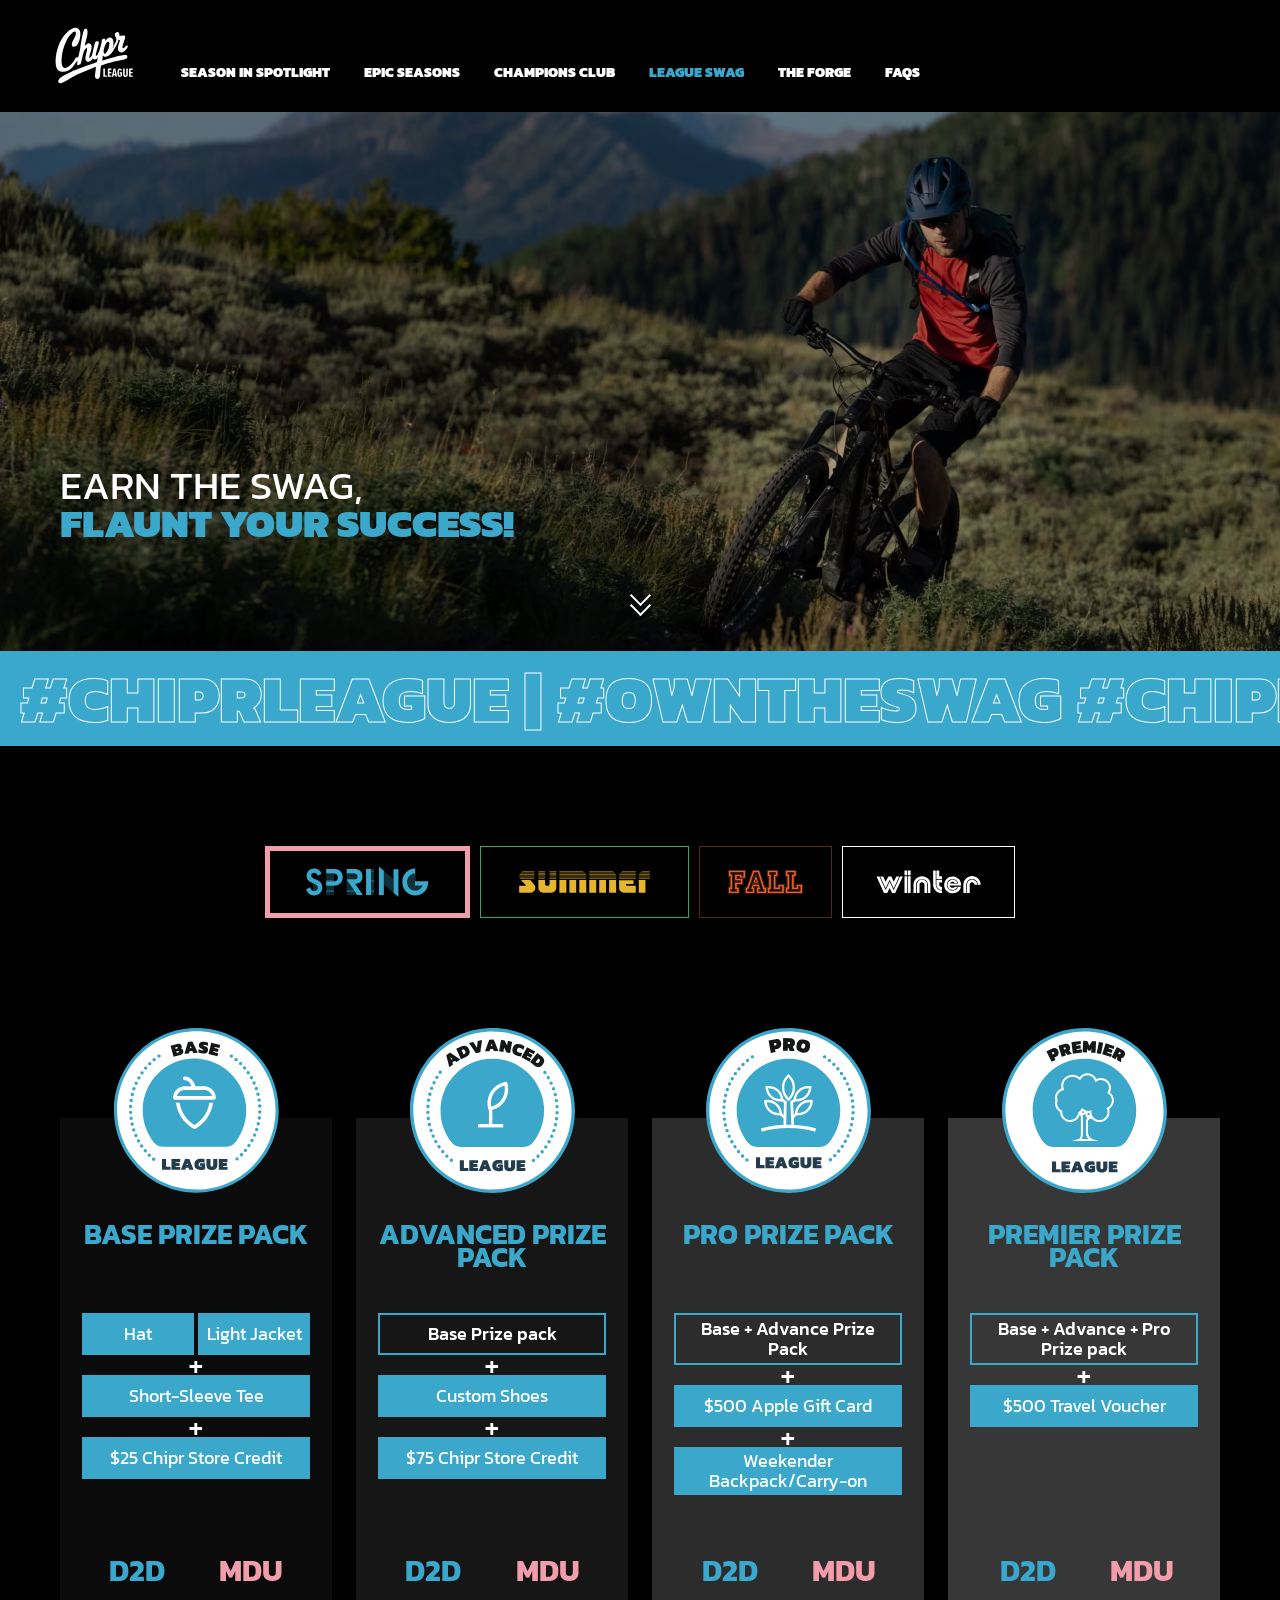
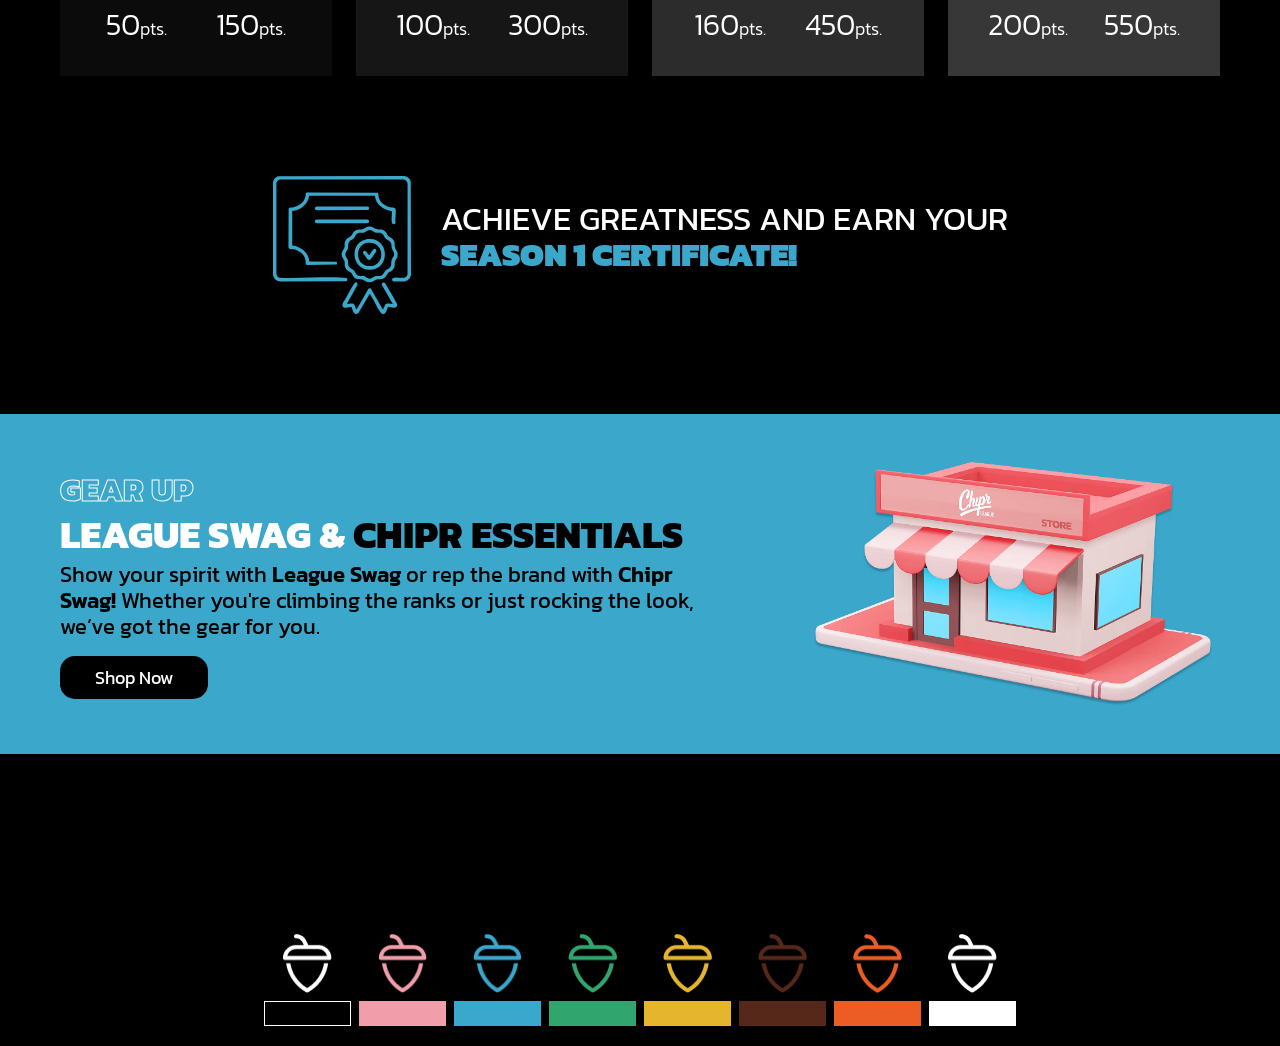
<file: league-swag.html>
<!DOCTYPE html>
<html lang="en">
<head>
    <meta charset="UTF-8">
    <meta name="viewport" content="width=device-width, initial-scale=1.0">
    <title>League swag</title>
    <meta name="description"
        content="We’re a direct-to-consumer organization specializing in door-to-door sales jobs. We partner with some of America’s top tech brands.">
    <link rel="stylesheet" href="https://cdn.jsdelivr.net/npm/bootstrap@5.3.3/dist/css/bootstrap.min.css" integrity="sha384-QWTKZyjpPEjISv5WaRU9OFeRpok6YctnYmDr5pNlyT2bRjXh0JMhjY6hW+ALEwIH" crossorigin="anonymous">
    <link rel="preload" onload="this.rel='stylesheet'" as="style" href="./libs/slick-1.8.1/slick/slick.css"/>
    <link rel="preload" onload="this.rel='stylesheet'" as="style" href="./libs/slick-1.8.1/slick/slick-theme.css"/>
    <link rel="stylesheet" href="./css/common.min.css">
    <link rel="stylesheet" href="./css/league-swag.css">
    <link rel="icon" type="image/x-icon" href="./images/header/favicon.ico">
    <link rel="preload" as="image" href="./images/league-swag/slider1.avif" />
    <link rel="preload" as="image" href="./images/league-swag/slider1-mobile.avif" />
</head>
<body>
    <!-- Header -->
    <header id="header">
        <nav class="navbar fixed-top navbar-expand-lg bg-body-tertiary navbar-dark bg-dark">
            <div class="container-fluid align-items-end px-lg-5 px-4 bg-black">
                <a class="navbar-brand" href="./"></a>
                <button class="navbar-toggler" type="button" data-bs-toggle="collapse"  data-bs-target="#navbarSupportedContent" aria-controls="navbarSupportedContent" aria-expanded="false" aria-label="Toggle navigation">
                    <span class="navbar-toggler-icon"></span>
                </button>
                <div class="collapse navbar-collapse" id="navbarSupportedContent">
                    <ul class="navbar-nav me-auto mb-2 mb-lg-0">
                        <li class="nav-item">
                            <a class="nav-link text-uppercase season" href="./season-in-spotlight.html">Season in spotlight</a>
                        </li>
                        <li class="nav-item">
                            <a class="nav-link text-uppercase epic" href="./epic-seasons.html">epic seasons</a>
                        </li>
                        <li class="nav-item">
                            <a class="nav-link text-uppercase champions" href="./champions-club.html">champions club</a>
                        </li>
                        <li class="nav-item">
                            <a class="nav-link text-uppercase league" aria-current="page" href="./league-swag.html">league swag</a>
                        </li>
                        <li class="nav-item">
                            <a class="nav-link text-uppercase forge" href="./the-forge.html">the forge</a>
                        </li>
                        <li class="nav-item">
                            <a class="nav-link text-uppercase faqs" href="./faqs.html">faqs</a>
                        </li>
                    </ul>
                </div>
            </div>
        </nav>
    </header>
    <!-- Body -->
    <!-- section hero -->
    <section class="top-slider">
        <div class="slider-images">
            <div class="overlay"></div>
            <img loading="lazy" alt="Season in spotlight" class="w-100 slider-img-1 d-none d-lg-block" src="./images/league-swag/slider1.avif" />
            <img loading="lazy" alt="Season in spotlight" class="w-100 slider-img-1 d-lg-none" src="./images/league-swag/slider1-mobile.avif" />
            <div class="slider-text mx-common">
                <p class="text-1">Earn the Swag,</p>
                <p class="text-2">Flaunt Your Success!</p>
            </div>
            <div class="overlay"></div>
            <div class="scroll-down-container d-none d-lg-flex">
                <div class="scroll-down-arrow"></div>
                <div class="scroll-down-arrow"></div>
                <div class="scroll-down-arrow"></div>
            </div>
        </div>
    </section>
    <!-- Marquee -->
    <div class="marquee-container">
        <div class="marquee-content" height="100px">
        <span>#chiprleague</span><span> | </span><span>#owntheswag</span>
        <span>#chiprleague</span><span> | </span><span>#owntheswag</span>
        <span>#chiprleague</span><span> | </span><span>#owntheswag</span>
        <span>#chiprleague</span><span> | </span><span>#owntheswag</span>
        <span>#chiprleague</span><span> | </span><span>#owntheswag</span>
        <span>#chiprleague</span><span> | </span><span>#owntheswag</span>
        <span>#chiprleague</span><span> | </span><span>#owntheswag</span>
        <span>#chiprleague</span><span> | </span><span>#owntheswag</span>
        <span>#chiprleague</span><span> | </span><span>#owntheswag</span>
        <span>#chiprleague</span><span> | </span><span>#owntheswag</span>
        </div>
    </div>
    <!-- sprint leagur -->
    <div class="container-fluid league-swag-seasons">
        <div class="seasons-details mx-common">
            <div class="seasons-details-tabs text-center">
                <div class="season-tab spring-tab active"><img alt="Sprint" loading="lazy" src="./images/league-swag/spring-tab.svg" /></div>
                <div class="season-tab summer-tab"><img alt="Summer" loading="lazy" src="./images/league-swag/summer-tab.svg" /></div>
                <div class="season-tab fall-tab"><img alt="Fall" loading="lazy" src="./images/league-swag/fall-tab.svg" /></div>
                <div class="season-tab winter-tab"><img alt="Winter" loading="lazy" src="./images/league-swag/winter-tab.svg" /></div>
            </div>
            <div class="row seasons-details-col league-swag-seasons-carousel">
                <div class="text-center col-3">
                    <div class="season-detail-col base-league">
                        <div class="season-detail-col-content">
                            <div class="top-image">
                                <img alt="Bast League"  loading="lazy" src="./images/league-swag/base-league.svg" >
                            </div>
                            <div class="base-league-content">
                                <div class="league-top-container">
                                    <div class="details">
                                        <h6>Base Prize Pack</h6>
                                        <div class="offers">
                                            <div class="d-flex gap-1">
                                                <div class="cta-style">Hat</div>
                                                <div class="cta-style">Light Jacket</div>
                                            </div>
                                            <div class="plus-style">+</div>
                                            <div class="cta-style">Short-Sleeve Tee</div>
                                            <div class="plus-style">+</div>
                                            <div class="cta-style">$25 Chipr Store Credit</div>
                                        </div>
                                    </div>
                                    <div class="hover-details p-3">
                                        <div class=""><img alt="Hat" loading="lazy" class="w-100" src="./images/league-swag/hat-small.jpg" ></div>
                                        <div class="row px-2">
                                            <img alt="T-shirt" loading="lazy" class="col-6 p-1" src="./images/league-swag/tshirt-small.jpg" >
                                            <img alt="Jacket" loading="lazy" class="col-6 p-1" src="./images/league-swag/jacket-small.jpg" >
                                        </div>
                                        <div class=""><img alt="Coupon" loading="lazy" class="w-100" src="./images/league-swag/coupon-small.jpg"></div>
                                    </div>
                                </div>
                                <div class="d-flex justify-content-around season-points">
                                    <div class="season-points-left">
                                        <div class="d2d">D2D</div>
                                        <div>50<span>pts.</span></div>
                                    </div>
                                    <div class="season-points-right">
                                        <div class="mdu">MDU</div>
                                        <div>150<span>pts.</span></div>
                                    </div>
                                </div>
                            </div>
                        </div>
                    </div>
                </div>
                <div class="text-center col-3">
                    <div class="season-detail-col advanced-league">
                        <div class="season-detail-col-content">
                            <div class="top-image">
                                <img alt="Advanced league" loading="lazy" src="./images/league-swag/advanced-league.svg" >
                            </div>
                            <div class="advanced-league-content">
                                <div class="league-top-container">
                                    <div class="hover-details p-3">
                                        <div class="hover-text">Base Prize Pack +</div>
                                        <div class="p-1"><img alt="Shoe" loading="lazy" class="w-100" src="./images/league-swag/shoe-small.jpg" ></div>
                                        <div class="p-1"><img alt="Coupon" loading="lazy" class="w-100" src="./images/league-swag/coupon-small.jpg"></div>
                                    </div>
                                    <div class="details">
                                        <h6>Advanced Prize Pack</h6>
                                        <div class="offers">
                                            <div class="cta-style transparent-bg">Base Prize pack </div>
                                            <div class="plus-style">+</div>
                                            <div class="cta-style">Custom Shoes</div>
                                            <div class="plus-style">+</div>
                                            <div class="cta-style">$75 Chipr Store Credit</div>
                                        </div>                                    
                                    </div>
                                </div>
                                <div class="d-flex justify-content-around season-points">
                                    <div class="season-points-left">
                                        <div class="d2d">D2D</div>
                                        <div>100<span>pts.</span></div>
                                    </div>
                                    <div class="season-points-right">
                                        <div class="mdu">MDU</div>
                                        <div>300<span>pts.</span></div>
                                    </div>
                                </div>
                            </div>
                        </div>
                    </div>
                </div>
                <div class="text-center col-3">
                    <div class="season-detail-col pro-league">
                        <div class="season-detail-col-content">
                            <div class="top-image" >
                                <img alt="Pro league" loading="lazy" src="./images/league-swag/pro-league.svg" >
                            </div>
                            <div class="pro-league-content">
                                <div class="league-top-container">
                                    <div class="hover-details p-3">
                                        <div class="hover-text">Base + ADVANCE Prize Pack +</div>
                                        <div class="p-1"><img alt="BagPack" loading="lazy" class="w-100" src="./images/league-swag/bagpack-small.jpg" ></div>
                                        <div class="p-1"><img alt="ID" loading="lazy" class="w-100" src="./images/league-swag/id-small.jpg"></div>
                                    </div>
                                    <div class="details">
                                        <h6>Pro Prize Pack</h6>
                                        <div class="offers">
                                            <div class="cta-style transparent-bg"> Base + Advance Prize Pack</div>
                                            <div class="plus-style">+</div>
                                            <div class="cta-style">$500 Apple Gift Card</div>
                                            <div class="plus-style">+</div>
                                            <div class="cta-style">Weekender Backpack/Carry-on</div>
                                        </div>                                    
                                    </div>
                                </div>
                                <div class="d-flex justify-content-around season-points">
                                    <div class="season-points-left">
                                        <div class="d2d">D2D</div>
                                        <div>160<span>pts.</span></div>
                                    </div>
                                    <div class="season-points-right">
                                        <div class="mdu">MDU</div>
                                        <div>450<span>pts.</span></div>
                                    </div>
                                </div>
                            </div>
                        </div>
                    </div>
                </div>
                <div class="text-center col-3">
                    <div class="season-detail-col premier-league">
                        <div class="season-detail-col-content">
                            <div class="top-image">
                                <img alt="Premier league" loading="lazy" src="./images/league-swag/premier-league.svg" />
                            </div>
                            <div class="premier-league-content">
                                <div class="league-top-container">
                                    <div class="hover-details p-3">
                                        <div class="hover-text">Base + ADVANCE + PRO Prize Pack +</div>
                                        <div class="p-1"><img alt="Flight" loading="lazy" class="w-100" src="./images/league-swag/flight-small.jpg" ></div>
                                    </div>
                                    <div class="details">
                                        <h6>Premier Prize Pack</h6>
                                        <div class="offers">
                                            <div class="cta-style transparent-bg">Base + Advance + Pro Prize pack</div>
                                            <div class="plus-style">+</div>
                                            <div class="cta-style">$500 Travel Voucher</div>
                                            <div class="plus-style invisible">+</div>
                                            <div class="cta-style invisible">Weekender Backpack/Carry-on</div>
                                        </div>                                    
                                    </div>
                                </div>
                                <div class="d-flex justify-content-around season-points">
                                    <div class="season-points-left">
                                        <div class="d2d">D2D</div>
                                        <div>200<span>pts.</span></div>
                                    </div>
                                    <div class="season-points-right">
                                        <div class="mdu">MDU</div>
                                        <div>550<span>pts.</span></div>
                                    </div>
                                </div>
                            </div>
                        </div>
                    </div>
                </div>
            </div>
        </div>
    </div>
    <!-- Certificate -->
    <div class="container-fluid earn-certificate">
        <div class="d-flex earn-certificate-content align-items-center mx-common">
            <img alt="Certificate" loading="lazy" src="./images/league-swag/certificate.svg" />
            <div>
                <h4>Achieve greatness and earn your</h4>
                <p>Season 1 Certificate!</p>
            </div>
        </div>
    </div>
    <!-- visit now -->
    <div class="container-fluid pxe-common">
        <div class="row d-flex align-items-center visit-now py-5">
            <div class="col-12 d-lg-none visit-now-right p-0 mx-common">
                <img alt="Store" loading="lazy" class="w-50" src="./images/league-swag/store.avif" />
            </div>
            <div class="col-12 col-lg-7 visit-now-left p-0">
                <div class="visit-now-left-content mx-common me-5">
                    <h6>Gear Up </h6>
                    <h5>League Swag & <span>Chipr Essentials</span></h5>
                    <p>Show your spirit with <span>League Swag</span> or rep the brand with <span>Chipr Swag!</span> Whether you're climbing the ranks or just rocking the look, we’ve got the gear for you.</p>
                    <a class="visit-shop" href="https://chipr-store.truwearservices.com/?utm_source=chipr&utm_medium=league&utm_campaign=web" target="_blank">Shop Now</a>
                </div>
            </div>
            <div class="col-lg-5 d-none d-lg-block visit-now-right p-0 text-center">
                <img alt="Store" loading="lazy" class="w-75" src="./images/league-swag/store.avif" />
            </div>
        </div>
    </div>
    <!-- Footer -->
    <footer id="footer">
        <div class="d-flex justify-content-center text-center gap-2">
            <div class="nut nut1 nut-white">
                <img width="49" height="60" loading="lazy" alt="nut" src="./images/footer/nut-white.png" />
                <span class="nut-border"></span>
            </div>
            <div class="nut nut2 nut-cream">
                <img width="49" height="60" loading="lazy" alt="nut" src="./images/footer/nut-cream.png" />
                <span class="nut-border"></span>
            </div>
            <div class="nut nut3 nut-blue">
                <img width="49" height="60" loading="lazy" alt="nut" src="./images/footer/nut-blue.png" />
                <span class="nut-border"></span>
            </div>
            <div class="nut nut4 nut-green">
                <img width="49" height="60" loading="lazy" alt="nut" src="./images/footer/nut-green.png" />
                <span class="nut-border"></span>
            </div>
            <div class="nut nut5 nut-yellow">
                <img width="49" height="60" loading="lazy" alt="nut" src="./images/footer/nut-yellow.png" />
                <span class="nut-border"></span>
            </div>
            <div class="nut nut6 nut-brown">
                <img width="49" height="60" loading="lazy" alt="nut" src="./images/footer/nut-brown.png" />
                <span class="nut-border"></span>
            </div>
            <div class="nut nut7 nut-orange">
                <img width="49" height="60" loading="lazy" alt="nut" src="./images/footer/nut-orange.png" />
                <span class="nut-border"></span>
            </div>
            <div class="nut nut8 nut-white-2">
                <img width="49" height="60" loading="lazy" alt="nut" src="./images/footer/nut-white.png" />
                <span class="nut-border"></span>
            </div>
        </div>
    </footer>
    <script defer src="https://code.jquery.com/jquery-3.7.1.min.js" integrity="sha256-/JqT3SQfawRcv/BIHPThkBvs0OEvtFFmqPF/lYI/Cxo=" crossorigin="anonymous"></script>
    <script defer src="https://cdn.jsdelivr.net/npm/bootstrap@5.3.3/dist/js/bootstrap.bundle.min.js" integrity="sha384-YvpcrYf0tY3lHB60NNkmXc5s9fDVZLESaAA55NDzOxhy9GkcIdslK1eN7N6jIeHz" crossorigin="anonymous"></script>
    <script defer type="text/javascript" src="./libs/slick-1.8.1/slick/slick.min.js"></script>
    <script defer src="./js/common.js" ></script>
    <script defer src="./js/league-swag.js" ></script>
    <script>
        document.activePage = "league"
    </script>
</body>
</html>
</file>
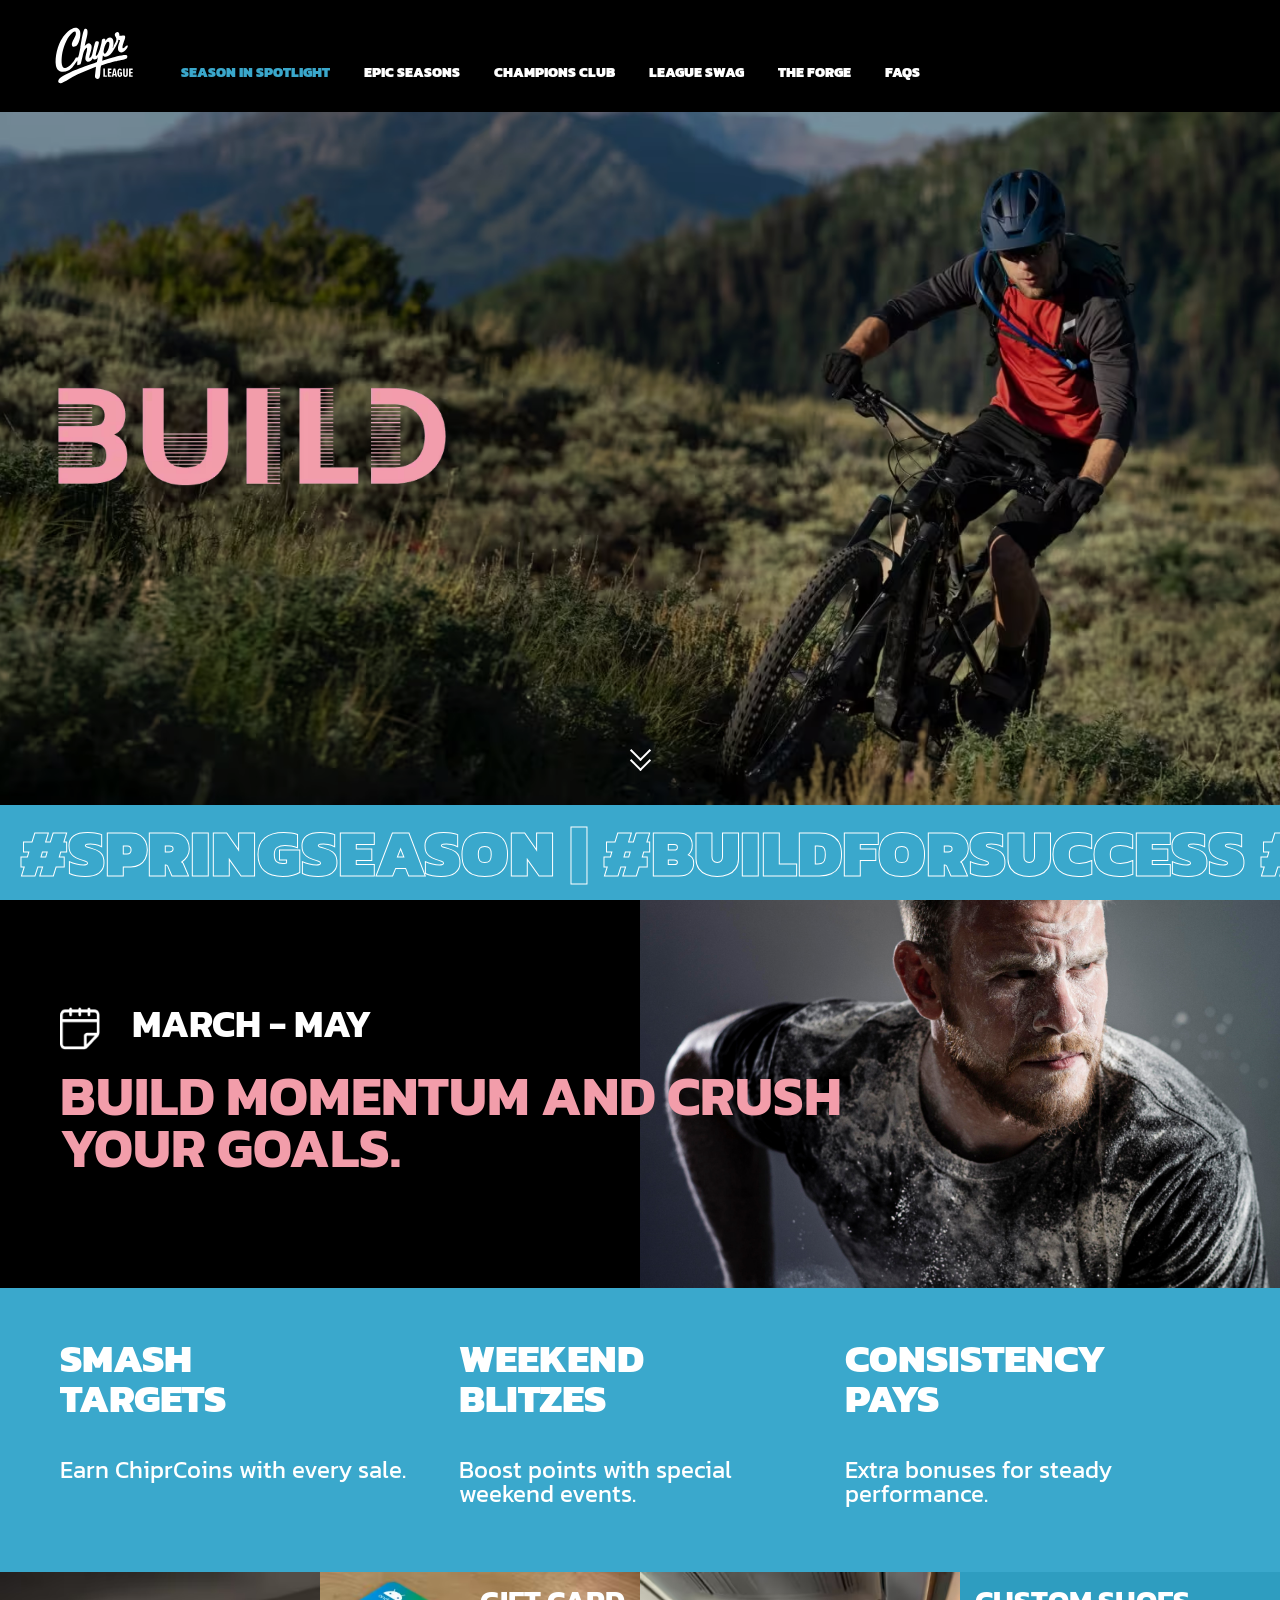
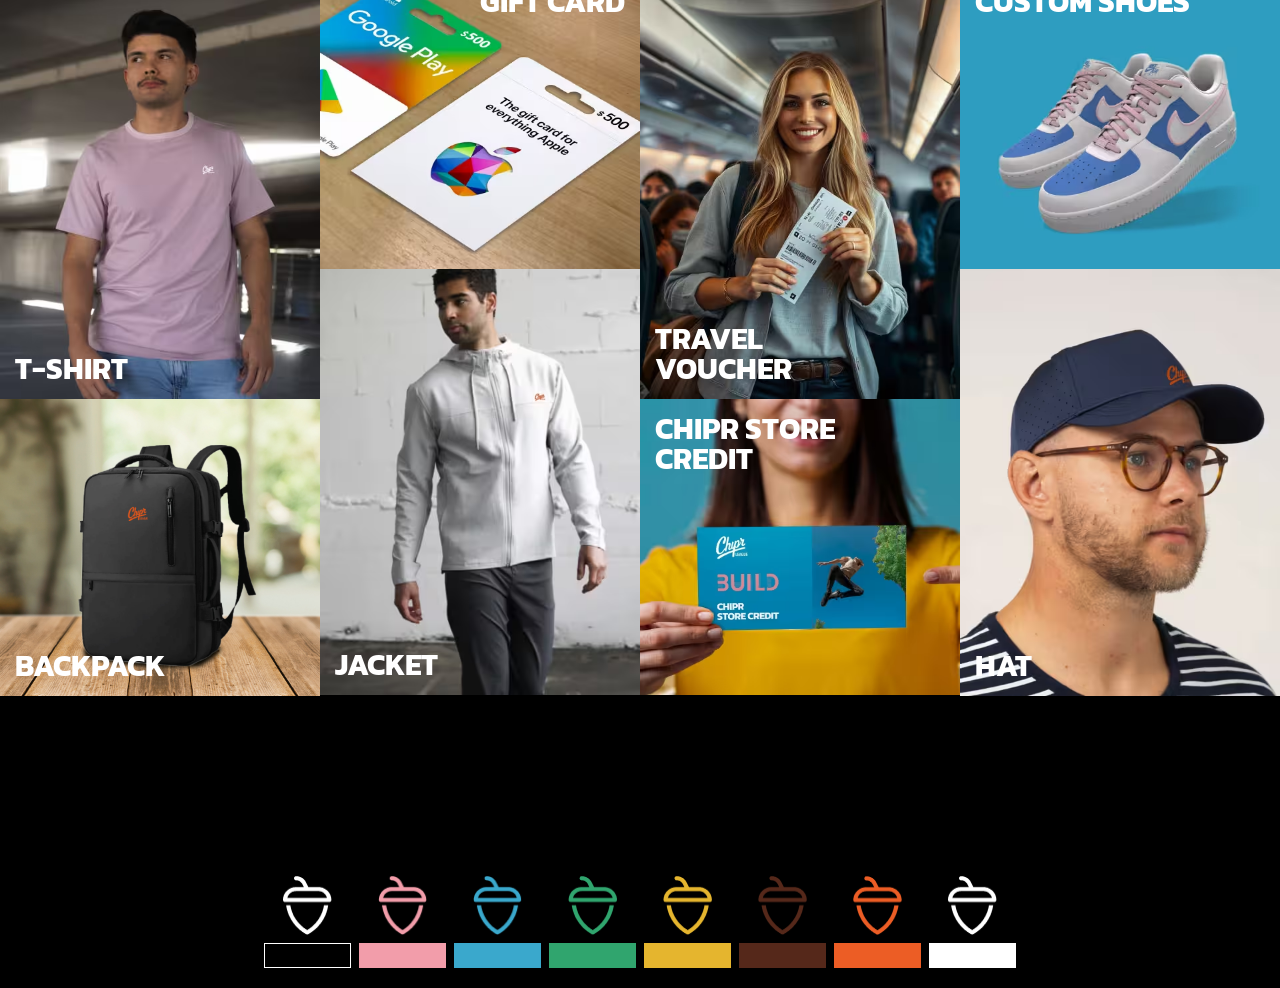
<file: season-in-spotlight.html>
<!DOCTYPE html>
<html lang="en">
<head>
    <meta charset="UTF-8">
    <meta name="viewport" content="width=device-width, initial-scale=1.0">
    <title>Season in spotlight</title>
    <meta name="description"
        content="We’re a direct-to-consumer organization specializing in door-to-door sales jobs. We partner with some of America’s top tech brands.">
    <link rel="stylesheet" href="https://cdn.jsdelivr.net/npm/bootstrap@5.3.3/dist/css/bootstrap.min.css" integrity="sha384-QWTKZyjpPEjISv5WaRU9OFeRpok6YctnYmDr5pNlyT2bRjXh0JMhjY6hW+ALEwIH" crossorigin="anonymous">
    <link rel="stylesheet" href="./css/common.min.css">
    <link rel="stylesheet" href="./css/season-in-spotlight.css">
    <link rel="icon" type="image/x-icon" href="./images/header/favicon.ico">
    <link rel="preload" as="image" href="./images/season-in-spotlight/slider2.avif" />
    <link rel="preload" as="image" href="./images/season-in-spotlight/slider.avif" />
</head>
<body>
    <!-- Header -->
    <header id="header">
        <nav class="navbar fixed-top navbar-expand-lg bg-body-tertiary navbar-dark bg-dark">
            <div class="container-fluid align-items-end px-lg-5 px-4 bg-black">
                <a class="navbar-brand" href="./"></a>
                <button class="navbar-toggler" type="button" data-bs-toggle="collapse"  data-bs-target="#navbarSupportedContent" aria-controls="navbarSupportedContent" aria-expanded="false" aria-label="Toggle navigation">
                    <span class="navbar-toggler-icon"></span>
                </button>
                <div class="collapse navbar-collapse" id="navbarSupportedContent">
                    <ul class="navbar-nav me-auto mb-2 mb-lg-0">
                        <li class="nav-item">
                            <a class="nav-link text-uppercase season" aria-current="page" href="./season-in-spotlight.html">Season in spotlight</a>
                        </li>
                        <li class="nav-item">
                            <a class="nav-link text-uppercase epic" href="./epic-seasons.html">epic seasons</a>
                        </li>
                        <li class="nav-item">
                            <a class="nav-link text-uppercase champions" href="./champions-club.html">champions club</a>
                        </li>
                        <li class="nav-item">
                            <a class="nav-link text-uppercase league" href="./league-swag.html">league swag</a>
                        </li>
                        <li class="nav-item">
                            <a class="nav-link text-uppercase forge" href="./the-forge.html">the forge</a>
                        </li>
                        <li class="nav-item">
                            <a class="nav-link text-uppercase faqs" href="./faqs.html">faqs</a>
                        </li>
                    </ul>
                </div>
            </div>
        </nav>
    </header>
    <!-- Body -->
    <!-- section hero -->
    <section class="top-slider">
        <div class="slider-images">
            <div class="slider-text animate__animated mx-common">
                <img alt="Build" loading="lazy" alt="Building" class="slider-img-2" src="./images/season-in-spotlight/slider2.avif" />
                <div class="hidden-text">Grow now,<br>reap tomorrow!</div>
            </div>
            <div class="overlay"></div>
            <div class="scroll-down-container d-none d-lg-flex">
                <div class="scroll-down-arrow"></div>
                <div class="scroll-down-arrow"></div>
                <div class="scroll-down-arrow"></div>
            </div>
        </div>
    </section>
    <!-- Marquee -->
    <div class="marquee-container">
        <div class="marquee-content" height="100px">
            <span>#springseason</span><span> | </span><span>#buildforsuccess</span>
            <span>#springseason</span><span> | </span><span>#buildforsuccess</span>
            <span>#springseason</span><span> | </span><span>#buildforsuccess</span>
            <span>#springseason</span><span> | </span><span>#buildforsuccess</span>
            <span>#springseason</span><span> | </span><span>#buildforsuccess</span>
            <span>#springseason</span><span> | </span><span>#buildforsuccess</span>
            <span>#springseason</span><span> | </span><span>#buildforsuccess</span>
            <span>#springseason</span><span> | </span><span>#buildforsuccess</span>
            <span>#springseason</span><span> | </span><span>#buildforsuccess</span>
            <span>#springseason</span><span> | </span><span>#buildforsuccess</span>
        </div>
    </div>
    <!-- about -->
    <div class="container-fluid">
        <div class="row justify-content-center march-may">
            <div class="col-6 d-lg-block d-none march-may-left p-0"></div>
            <div class="col-12 col-lg-6 march-may-right p-0">
                <img alt="Crush goals" loading="lazy" src="./images/season-in-spotlight/march-may.jpg" />
            </div>
            <div class="march-may-text p-0">
                <div class="march-may-text-block mx-common">
                    <div class="month"><img alt="Calendar" loading="lazy" class="" src="./images/season-in-spotlight/calendar-icon.png" /> <span class="text-uppercase px-4">March - May</span></div>
                    <h2 class="text-uppercase">Build momentum and crush your goals.</h2>
                </div>
            </div>
        </div>
    </div> 
    <!-- Info -->
    <div class="container-fluid season-in-spotlight-info p-0">
        <div class="row mx-common">
            <div class="col-lg-4 col-12 ps-0">
                <div class="description ps-0">
                    <h3>Smash Targets</h3>
                    <p>Earn ChiprCoins with every sale.</p>
                </div>
            </div>
            <div class="col-lg-4 col-12">
              <div class="description">
                <h3>Weekend Blitzes</h3>
                <p>Boost points with special weekend events.</p>
              </div>
            </div>
            <div class="col-lg-4 col-12">
              <div class="description">
                <h3>Consistency Pays</h3>
                <p>Extra bonuses for steady performance.</p>
              </div>
            </div>
        </div>
    </div>
    <!-- Gifts -->
    <div class="container-fluid gifts pxe-common">
        <div class="row">
            <!-- firs column -->
            <div class="col-lg-3 col-6 p-0">
                <div class="gift-details">
                    <div class="t-shirt"><img alt="Shirt" loading="lazy" src="./images/season-in-spotlight/shirt.avif" class="w-100" /><span class="bottom-left">t-shirt</span></div>
                    <div class="bag-pack"><img alt="Bag" loading="lazy" src="./images/season-in-spotlight/bag.jpg" class="w-100" /><span class="bottom-left">backpack</span></div>
                </div>
            </div>
            <!-- second column -->
            <div class="col-lg-3 col-6 p-0">
              <div class="gift-details">
                <div class="gift-card"><img alt="Gift card" loading="lazy" src="./images/season-in-spotlight/gift-card.avif" class="w-100" /><span class="top-right">gift card</span></div>
                <div class="jacket"><img alt="Jacket" loading="lazy" src="./images/season-in-spotlight/jacket.avif" class="w-100" /><span class="bottom-left">jacket</span></div>
              </div>
            </div>
            <!-- third column -->
            <div class="col-lg-3 col-6 p-0">
                <div class="gift-details">
                    <div class="travel-voucher"><img alt="Travel voucher" loading="lazy" src="./images/season-in-spotlight/travel-voucher.avif" class="w-100" /><span class="bottom-left">travel voucher</span></div>
                    <div class="ciphr-store-credit"><img alt="Chipr store credit" loading="lazy" src="./images/season-in-spotlight/ciphr-store-credit.avif" class="w-100" /><span class="top-left">chipr store credit</span></div>
                </div>
            </div>
            <!-- fourth column -->
            <div class="col-lg-3 col-6 p-0">
                <div class="gift-details">
                    <div class="custom-shoes"><img alt="Custom shoes" loading="lazy" src="./images/season-in-spotlight/custom-shoes.avif" class="w-100" /><span class="top-left">custom shoes</span></div>
                    <div class="hat"><img alt="Hat" loading="lazy" src="./images/season-in-spotlight/hat.avif" class="w-100" /><span class="bottom-left">Hat</span></div>
                </div>
            </div>
        </div>
    </div>
    <!-- Footer -->
    <footer id="footer">
        <div class="d-flex justify-content-center text-center gap-2">
            <div class="nut nut1 nut-white">
                <img width="49" height="60" loading="lazy" alt="nut" src="./images/footer/nut-white.png" />
                <span class="nut-border"></span>
            </div>
            <div class="nut nut2 nut-cream">
                <img width="49" height="60" loading="lazy" alt="nut" src="./images/footer/nut-cream.png" />
                <span class="nut-border"></span>
            </div>
            <div class="nut nut3 nut-blue">
                <img width="49" height="60" loading="lazy" alt="nut" src="./images/footer/nut-blue.png" />
                <span class="nut-border"></span>
            </div>
            <div class="nut nut4 nut-green">
                <img width="49" height="60" loading="lazy" alt="nut" src="./images/footer/nut-green.png" />
                <span class="nut-border"></span>
            </div>
            <div class="nut nut5 nut-yellow">
                <img width="49" height="60" loading="lazy" alt="nut" src="./images/footer/nut-yellow.png" />
                <span class="nut-border"></span>
            </div>
            <div class="nut nut6 nut-brown">
                <img width="49" height="60" loading="lazy" alt="nut" src="./images/footer/nut-brown.png" />
                <span class="nut-border"></span>
            </div>
            <div class="nut nut7 nut-orange">
                <img width="49" height="60" loading="lazy" alt="nut" src="./images/footer/nut-orange.png" />
                <span class="nut-border"></span>
            </div>
            <div class="nut nut8 nut-white-2">
                <img width="49" height="60" loading="lazy" alt="nut" src="./images/footer/nut-white.png" />
                <span class="nut-border"></span>
            </div>
        </div>
    </footer>
    <script defer src="https://code.jquery.com/jquery-3.7.1.min.js" integrity="sha256-/JqT3SQfawRcv/BIHPThkBvs0OEvtFFmqPF/lYI/Cxo=" crossorigin="anonymous"></script>
    <script defer src="https://cdn.jsdelivr.net/npm/bootstrap@5.3.3/dist/js/bootstrap.bundle.min.js" integrity="sha384-YvpcrYf0tY3lHB60NNkmXc5s9fDVZLESaAA55NDzOxhy9GkcIdslK1eN7N6jIeHz" crossorigin="anonymous"></script>
    <script defer src="./js/common.js" ></script>
    <script>
        document.activePage = "season"
    </script>
</body>
</html>
</file>
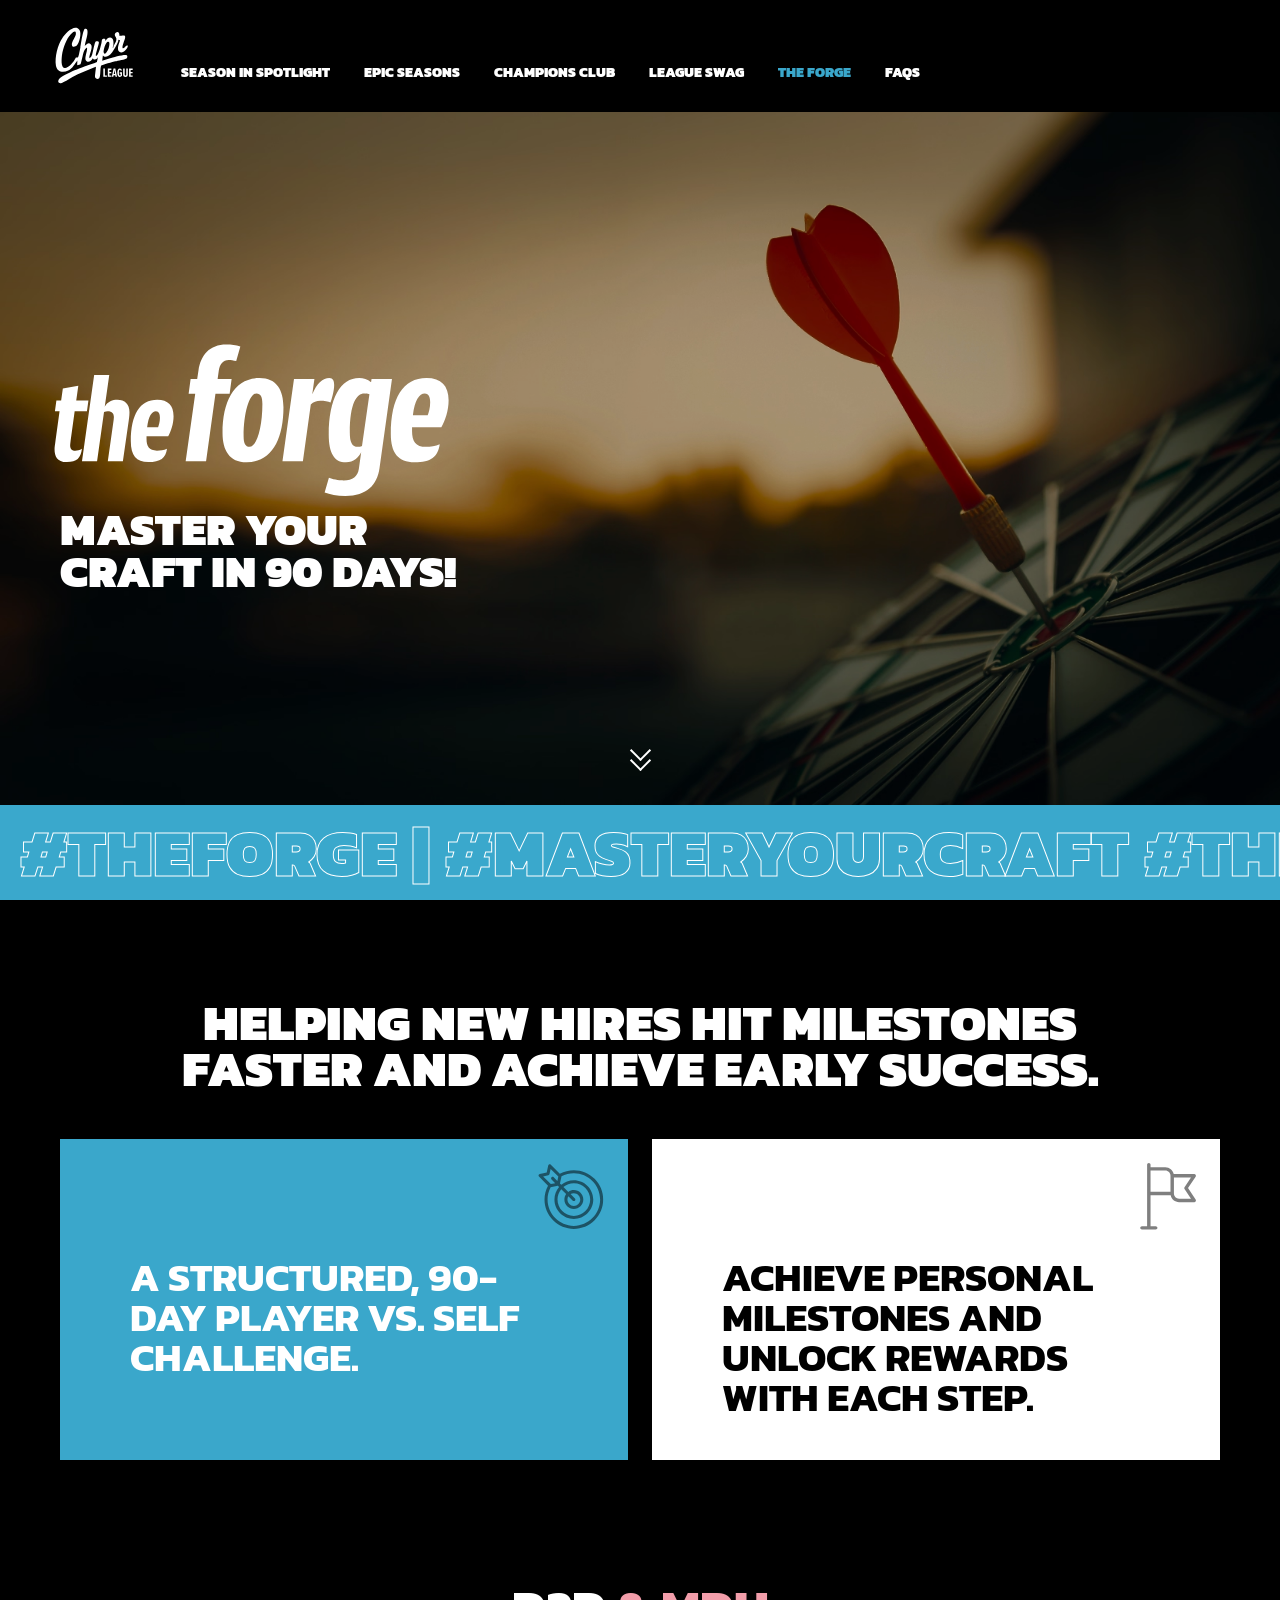
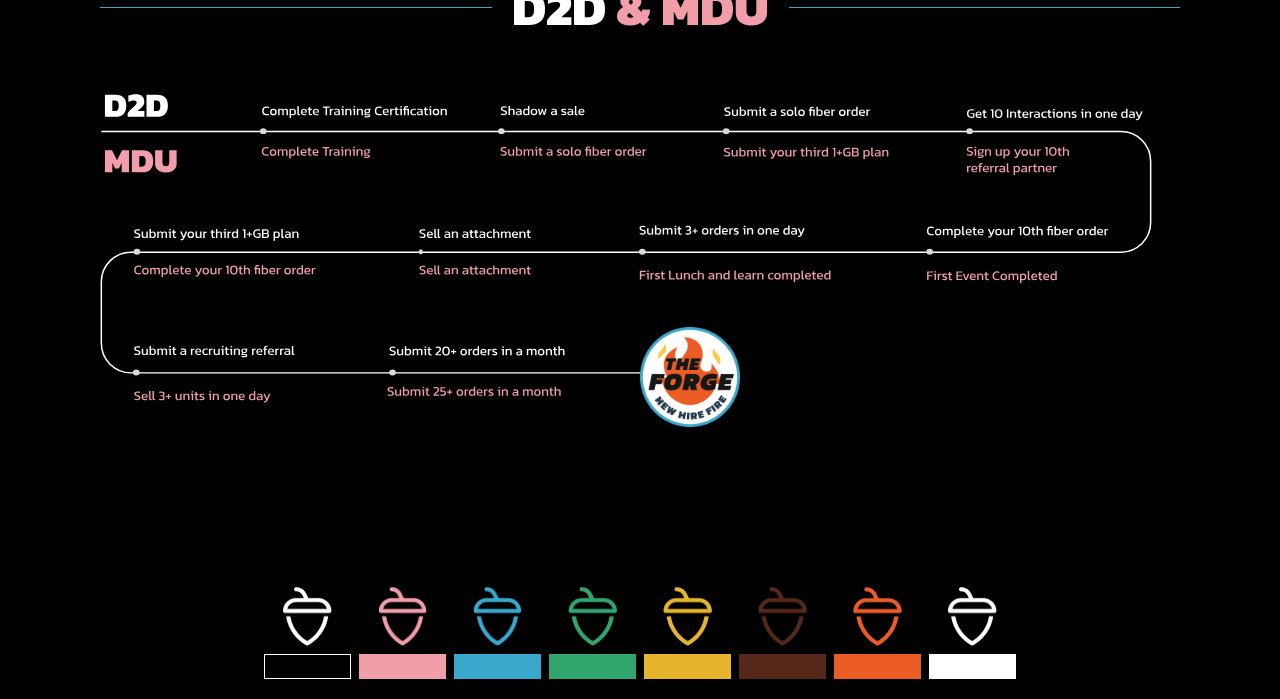
<file: the-forge.html>
<!DOCTYPE html>
<html lang="en">
<head>
    <meta charset="UTF-8">
    <meta name="viewport" content="width=device-width, initial-scale=1.0">
    <title>The forge</title>
    <meta name="description"
        content="We’re a direct-to-consumer organization specializing in door-to-door sales jobs. We partner with some of America’s top tech brands.">
    <link rel="stylesheet" href="https://cdn.jsdelivr.net/npm/bootstrap@5.3.3/dist/css/bootstrap.min.css" integrity="sha384-QWTKZyjpPEjISv5WaRU9OFeRpok6YctnYmDr5pNlyT2bRjXh0JMhjY6hW+ALEwIH" crossorigin="anonymous">
    <link rel="stylesheet" href="./css/common.min.css">
    <link rel="stylesheet" href="./css/the-forge.css">
    <link rel="icon" type="image/x-icon" href="./images/header/favicon.ico">
    <link rel="preload" as="image" href="./images/the-forge/slider-1.avif" />
    <link rel="preload" as="image" href="./images/the-forge/slider-2.svg" />
</head>
<body>
    <!-- Header -->
    <header id="header">
        <nav class="navbar fixed-top navbar-expand-lg bg-body-tertiary navbar-dark bg-dark">
            <div class="container-fluid align-items-end px-lg-5 px-4 bg-black">
                <a class="navbar-brand" href="./"></a>
                <button class="navbar-toggler" type="button" data-bs-toggle="collapse"  data-bs-target="#navbarSupportedContent" aria-controls="navbarSupportedContent" aria-expanded="false" aria-label="Toggle navigation">
                    <span class="navbar-toggler-icon"></span>
                </button>
                <div class="collapse navbar-collapse" id="navbarSupportedContent">
                    <ul class="navbar-nav me-auto mb-2 mb-lg-0">
                        <li class="nav-item">
                            <a class="nav-link text-uppercase season" href="./season-in-spotlight.html">Season in spotlight</a>
                        </li>
                        <li class="nav-item">
                            <a class="nav-link text-uppercase epic" href="./epic-seasons.html">epic seasons</a>
                        </li>
                        <li class="nav-item">
                            <a class="nav-link text-uppercase champions" href="./champions-club.html">champions club</a>
                        </li>
                        <li class="nav-item">
                            <a class="nav-link text-uppercase league" href="./league-swag.html">league swag</a>
                        </li>
                        <li class="nav-item">
                            <a class="nav-link text-uppercase forge" aria-current="page"  href="./the-forge.html">the forge</a>
                        </li>
                        <li class="nav-item">
                            <a class="nav-link text-uppercase faqs" href="./faqs.html">faqs</a>
                        </li>
                    </ul>
                </div>
            </div>
        </nav>
    </header>
    <!-- Body -->
    <!-- section hero -->
    <section class="top-slider">
        <div class="slider-images">
            <div class="overlay"></div>
            <div class="slider-logo mx-common">
                <img alt="The forge" class="slider-img-2" src="./images/the-forge/slider-2.svg" />
                <h3 class="change-text">Master Your Craft in 90 Days!</h3>
            </div>
            <div class="scroll-down-container d-none d-lg-flex">
                <div class="scroll-down-arrow"></div>
                <div class="scroll-down-arrow"></div>
                <div class="scroll-down-arrow"></div>
            </div>
        </div>
    </section>
    <!-- Marquee -->
    <div class="marquee-container">
        <div class="marquee-content" height="100px">
        <span>#TheForge</span><span> | </span><span>#MasterYourCraft</span>
        <span>#TheForge</span><span> | </span><span>#MasterYourCraft</span>
        <span>#TheForge</span><span> | </span><span>#MasterYourCraft</span>
        <span>#TheForge</span><span> | </span><span>#MasterYourCraft</span>
        <span>#TheForge</span><span> | </span><span>#MasterYourCraft</span>
        <span>#TheForge</span><span> | </span><span>#MasterYourCraft</span>
        <span>#TheForge</span><span> | </span><span>#MasterYourCraft</span>
        <span>#TheForge</span><span> | </span><span>#MasterYourCraft</span>
        <span>#TheForge</span><span> | </span><span>#MasterYourCraft</span>
        <span>#TheForge</span><span> | </span><span>#MasterYourCraft</span>
        </div>
    </div>
    <!-- Area Managers -->
    <div class="container-fluid new-hires">
        <div class="mx-common">
            <div class="row text-center">
                <div class="new-hires-header text-center">
                    <h3>Helping new hires hit milestones faster and achieve early success.</h3>
                </div>                    
            </div>
        </div>
        <div class="row mx-common d-flex new-hires-block m-5 mt-lg-5 mt-4 mb-lg-5 mb-4">
            <div class="col-lg-6 col-12">
                <div class="new-hires-structured p-3">
                    <div class="new-hire-logo p-2 pb-0"><img alt="Structured" src="./images/the-forge/structured-arrow.svg" /></div>
                    <p>A structured, 90-day player vs. self challenge.</p>
                </div>
            </div>
            <div class="col-lg-6 col-12">
                <div class="new-hires-personal p-3">
                    <div class="new-hire-logo p-2 pb-0"><img alt="Achieve" src="./images/the-forge/achieve.svg" /></div>
                    <p>Achieve personal milestones and unlock rewards with each step.</p>
                </div>
            </div> 
        </div>
    </div>
    <!-- d2d -->
    <div class="container-fluid d2d-explained pxe-common">
        <div class="d2d-explained-header">
            <h2 class="text-center"><span class="text-1">d2d</span>&nbsp;<span class="text-2"> & mdu</span></h2>
            <div class="title-border-bottom"></div>
        </div>
        <div class="d-flex d2d-explained-content d-lg-block d-none">
            <img alt="D2D and MDU" class="w-100" src="./images/the-forge/d2d.svg" />
            <div class="d2d-end-container">
                <img alt="The forge" class="d2d-end" src="./images/the-forge/d2d-end.png" /> 
                <img alt="Cerfificate" class="d2d-end-hover" src="./images/the-forge/d2d-end-hover.avif" />          
            </div>
        </div>
        <div class="d-lg-none">
            <div class="d2d-explained-content-md">
                <div class="d-flex">
                    <div class="d2d-left text-uppercase"><span>D2d</span></div>
                    <div class="d2d-right text-uppercase">MDu</div>
                </div>
                <div class="d-flex">
                    <div class="d2d-left"><span>Complete Training Certification</span></div>
                    <div class="d2d-right"><span>Complete Training</span></div>
                </div>
                <div class="d-flex">
                    <div class="d2d-left"><span>Shadow a sale</span></div>
                    <div class="d2d-right"><span>Submit a solo fiber order</span></div>
                </div>
                <div class="d-flex">
                    <div class="d2d-left"><span>Submit a solo fiber order</span></div>
                    <div class="d2d-right"><span>Submit your third 1+GB plan</span></div>
                </div>
                <div class="d-flex">
                    <div class="d2d-left"><span>Get 10 Interactions in one day</span></div>
                    <div class="d2d-right"><span>Sign up your 10th referral partner</span></div>
                </div>
                <div class="d-flex">
                    <div class="d2d-left"><span>Submit your third 1+GB plan</span></div>
                    <div class="d2d-right"><span>Complete your 10th fiber order</span></div>
                </div>
                <div class="d-flex">
                    <div class="d2d-left"><span>Sell an attachment</span></div>
                    <div class="d2d-right"><span>Sell an attachment</span></div>
                </div>
                <div class="d-flex">
                    <div class="d2d-left"><span>Submit 3+ orders in one day</span></div>
                    <div class="d2d-right"><span>First Lunch and learn completed</span></div>
                </div>
                <div class="d-flex">
                    <div class="d2d-left"><span>Complete your 10th fiber order</span></div>
                    <div class="d2d-right"><span>First Event Completed</span></div>
                </div>
                <div class="d-flex">
                    <div class="d2d-left"><span>Submit a recruiting referral</span></div>
                    <div class="d2d-right"><span>Sell 3+ units in one day</span></div>
                </div>
                <div class="d-flex">
                    <div class="d2d-left"><span>Submit 20+ orders in a month</span></div>
                    <div class="d2d-right"><span>Submit 25+ orders in a month</span></div>
                </div>
            </div>
            <div class="d2d-hover-mobile">
                <img alt="The Forge" class="d2d-end" src="./images/the-forge/d2d-end.png" /> 
                <img alt="Certificate" src="./images/the-forge/d2d-hover-mobile.avif" />
            </div>
        </div>
    </div>
    <!-- Footer -->
    <footer id="footer">
        <div class="d-flex justify-content-center text-center gap-2">
            <div class="nut nut1 nut-white">
                <img width="49" height="60" loading="lazy" alt="nut" src="./images/footer/nut-white.png" />
                <span class="nut-border"></span>
            </div>
            <div class="nut nut2 nut-cream">
                <img width="49" height="60" loading="lazy" alt="nut" src="./images/footer/nut-cream.png" />
                <span class="nut-border"></span>
            </div>
            <div class="nut nut3 nut-blue">
                <img width="49" height="60" loading="lazy" alt="nut" src="./images/footer/nut-blue.png" />
                <span class="nut-border"></span>
            </div>
            <div class="nut nut4 nut-green">
                <img width="49" height="60" loading="lazy" alt="nut" src="./images/footer/nut-green.png" />
                <span class="nut-border"></span>
            </div>
            <div class="nut nut5 nut-yellow">
                <img width="49" height="60" loading="lazy" alt="nut" src="./images/footer/nut-yellow.png" />
                <span class="nut-border"></span>
            </div>
            <div class="nut nut6 nut-brown">
                <img width="49" height="60" loading="lazy" alt="nut" src="./images/footer/nut-brown.png" />
                <span class="nut-border"></span>
            </div>
            <div class="nut nut7 nut-orange">
                <img width="49" height="60" loading="lazy" alt="nut" src="./images/footer/nut-orange.png" />
                <span class="nut-border"></span>
            </div>
            <div class="nut nut8 nut-white-2">
                <img width="49" height="60" loading="lazy" alt="nut" src="./images/footer/nut-white.png" />
                <span class="nut-border"></span>
            </div>
        </div>
    </footer>
    <script src="./libs/jquery/jquery-3.7.1.min.js"></script>
    <script src="./libs/bootstrap-5.3.3-dist/js/bootstrap.bundle.min.js" integrity="sha384-YvpcrYf0tY3lHB60NNkmXc5s9fDVZLESaAA55NDzOxhy9GkcIdslK1eN7N6jIeHz" crossorigin="anonymous"></script>
    <script src="./js/common.js" ></script>
    <script>
        document.activePage = "forge"
    </script>
</body>
</html>
</file>
<file: css/home.css>
.top-slider {
    position: relative;
}
.top-slider .slider-text {
    position: absolute;
    color: #fff;
    width: 36%;
    top: 8%;
}
.top-slider .slider-text:hover h1 {
    color: #F29DAA;
}
.top-slider .slider-images {
    display: flex;
    width: 100%;
    background: rgba(0, 0, 0, 1);
    min-height: 300px;
}
.top-slider .slider-images .overlay {
    background: rgba(0, 0, 0, 0.8);
    width: 100%;
    height: 100%;
    left: 0;
    top: 0;
    position: relative;
}
.slider-images .slider-image-1 {
    background: url(../images/home/slider1.avif);
    background-size: cover;
}
.top-slider .slider-images img {
    width: 100%;
    height: 100%;
}
.slider-images .slider-image-2 .play-video {
    border: 1px solid #fff;
    border-radius: 50%;
    width: 52px;
    height: 52px;
    position: absolute;
    bottom: 20px;
    left: 30px;
    display: flex;
    align-items: center;
    justify-content: center;
    transition: all 300ms ease-in-out;
    cursor: pointer;
}
.slider-images .slider-image-2 {
    position: relative;
    overflow: hidden;
}
.slider-images .slider-image-2 .play-video:before {
    border-top: 10px solid transparent;
    border-bottom: 10px solid transparent;
    border-left: 15px solid #fff;
    content: '';
}
.slider-images .slider-image-2 img {
    scale: 1;
    transition: scale 300ms ease-in-out;
    cursor: pointer;
}
.slider-images .slider-image-2:hover img {
    scale: 1.1;
}
.slider-images .slider-image-2:hover .play-video {
    width: 70px;
    height: 70px;
}
.about-chipr {
    padding: 100px 0;
    background-color: #000;
}
.about-chipr .what-chipr {
    padding-right: 25px;
}
.about-chipr .why-chipr {
    padding-left: 25px;
}
.about-chipr .about-chipr-content {
    height: 411px;
    background-color: #F29DAA;
    position: relative;
    color: #fff;
    padding: 8% 11%;
}
.about-chipr .about-chipr-content h5 {
    font-family: "Black";
    text-transform: uppercase;
    line-height: 106.5%;
}
.about-chipr .about-chipr-content ul li {
    font-size: 22px;
    line-height: 130.5%;
    margin: 20px 0 0 0;
}
.about-chipr .about-chipr-content .color-gray {
    color: #000;
}
/* about-chipr-content hover */
.about-chipr .about-chipr-content:hover {
    background-color: #fff;
    color: #000;
}
.about-chipr .about-chipr-content:hover .color-white {
    color: #3AA8CC;
}
.about-chipr .about-chipr-content:hover .border-white {
    border: 2px solid #3AA8CC !important;
}
/* about-chipr-content hover ends */
.top-slider h5,
.top-slider h1,
.top-slider h4  {
    font-family: "Black";
    line-height: 84%;
}
.top-slider h1 {
    color: #3AA8CC;
}
.top-slider h4 {
    line-height: 91.5%;
}
.top-slider p {
    font-family: "Light";
    line-height: 37px;
    margin-top: 35px;
}
@media (min-width: 1400px) {
    .top-slider h5,
    .top-slider h1,
    .top-slider h4  {
        font-family: "Black";
        font-size: 40px;
        line-height: 84%;
    }
    .top-slider h1 {
        font-size: 170px;
        color: #3AA8CC;
    }
    .top-slider h4 {
        font-size: 70px;
        line-height: 91.5%;
        width: 600px;
    }
    .top-slider p {
        font-family: "Light";
        font-size: 33px;
        line-height: 37px;
        margin-top: 35px;
        width: 600px;
    }
    .about-chipr .about-chipr-content h5 {
        font-size: 50px;
    }
}
.border-white {
    position: absolute;
    left: 10px;
    top: 10px;
    border: 2px solid #fff;
    width: 100%;
    height: 100%;
}

/* applies to small devices (landscape phones, less than 768px) */
/* applies to medium devices (tablets, less than 992px) */
@media (max-width: 991.98px) {
    .top-slider h5,
    .top-slider h1,
    .top-slider h4  {
        font-size: 19px;
    }
    .top-slider h1 {
        font-size: 79px;
    }
    .top-slider h4 {
        font-size: 34px;
        width: 100%;
    }
    .top-slider p {
        font-size: 14px;
        margin-top: 20px;
        line-height: 22px;
        width: auto;
    }
    .top-slider .slider-text {
        position: static;
        max-width: 100%;
        width: auto;
    }
    /* slider */
    .slider-images .slider-image-1 {
        background-position: center;
    }
    .slider-image-1 .slider-image-2 {
        margin: 0 auto;
        width: 275px;
    }
    /* about */
    .about-chipr {
        padding: 50px 0;
    }
    .about-chipr .about-chipr-content h5 {
        font-size: 18px;
    }
    .about-chipr .about-chipr-content ul li {
        font-size: 14px;
    }
    .about-chipr .what-chipr {
        padding-right: 12px;
    }
    .about-chipr .why-chipr {
        padding-left: 12px;
        margin-top: 27px;
    }
    .about-chipr .about-chipr-content {
        height: auto;
    }
    .border-white {
        left: 5px;
        top: 5px;
        border: 1px solid #fff;
    }
}

 /* Apply styles starting from medium devices and up to extra large devices */
@media (min-width: 992px) and (max-width: 1399.98px) { 
    .top-slider .slider-text {
        top: 15%;
    }
    .top-slider h5,
    .top-slider h1,
    .top-slider h4  {
        font-size: 19px;
    }
    .top-slider h1 {
        font-size: 79px;
    }
    .top-slider h4 {
        font-size: 34px;
        width: 350px;
    }
    .top-slider p {
        font-size: 18px;
        margin-top: 20px;
        line-height: 22px;
        width: 350px;
    }
    /* About */
    .about-chipr .about-chipr-content h5 {
        font-size: 35px;
    }
    .about-chipr .about-chipr-content ul li {
        font-size: 20px;
    }
    .about-chipr .about-chipr-content {
        padding: 8% 10%;
        height: 380px;
    }

}
</file>
<file: css/champions-club.css>
.top-slider .slider-images {
    position: relative;
    background: url("../images/champions-club/slider-1.avif");
    background-size: cover;
    height: calc(100vh - 205px);
    background-position: center;
    display: flex;
    align-items: center;
}
.top-slider .slider-logo {
    position: relative;
    left: -45px;
}
.top-slider .slider-logo h3 {
    font-family: "ExtraBold";
    font-size: 55px;
    line-height: 94%;
    color: #fff;
    text-transform: uppercase;
    padding-left: 45px;
    width: 70%;
}

.about-champions-league {
    padding: 100px 0;
    background-color: #000;
}
.about-champions-league .about-champions-league-content {
    font-family: "SemiBold";
    background-color: #3AA7CB;
    position: relative;
    color: #000;
    padding: 10%;
    text-transform: uppercase;
    height: 100%;
}
.about-champions-league .about-champions-league-content:hover {
    background-color: #F29DAA;
}
.about-champions-league .about-champions-league-content span {
    color: #fff;
}
.about-champions-league .about-champions-league-content p {
    font-size: 33px;
    line-height: 130.5%;
    margin: 20px 0 0 0;
}
.about-champions-league .about-champions-league-content .color-gray {
    color: #000;
}
.border-white {
    position: absolute;
    left: 10px;
    top: 10px;
    border: 2px solid #fff;
    width: 100%;
    height: 100%;
}
.champions-club-carousel .champions-club-carousel-header {
    padding: 0;
    position: relative;
}
.champions-club-carousel .champions-club-carousel-header h2 {
    font-family: "ExtraBold";
    font-size: 60px;
    color: #fff;
    text-transform: uppercase;
    display: flex;
    justify-content: center;
    background: #000;
    width: max-content;
    margin: 0 auto;
    z-index: 1;
    position: relative;
    padding: 0 20px;
}
.champions-club-carousel .champions-club-carousel-header .title-border-bottom {
    position: absolute;
    left: 0;
    right: 0;
    width: 100%;
    bottom: 50%;
    border-bottom: 1px solid #3AA7CB;
}
.how-to-qualify {
    background: #000;
    padding-bottom: 50px;
}
.champions-club-carousel .champions-club-carousel-header h2 .text-2 {
    color: #F29DAA;
}
.champions-club-carousel .carousel > div {
    margin: -50px 0;
}
.champions-club-carousel .carousel img {
    width: 60%;
    margin-bottom: 46px;
    margin-top: 40px;
}
/* .champions-club-carousel .carousel .qualify-1 {
    text-align: left;
}
.champions-club-carousel .carousel .qualify-2 {
    text-align: center;
}
.champions-club-carousel .carousel .qualify-3 {
    text-align: right;
} */
.champions-club-carousel-slider .qualify-container {
    width: 55%;
    margin-top: 50px;
}
.champions-club-carousel-slider .qualify-container .count {
    background: #3AA7CB;
    font-family: "ExtraBold";
    font-size: 76px;
    -webkit-text-stroke: 1px #fff;
    -webkit-text-fill-color: transparent;
    line-height: 60px;
    box-shadow: 5px 5px 0px 5px #000;
    z-index: 2;
    position: absolute;
    width: 117px;
    top: -40px;
    left: 0px;
    height: 96px;
    text-align: center;
    display: flex;
    align-items: center;
    justify-content: center;
    transition: all 0.5s ease;
}
.champions-club-carousel-slider .qualify-container:hover .count  {
    left: 51px;
    height: 60px;
    font-size: 29px;
    top: 0px;
    width: 60px;
    box-shadow: 4px 4px 0px 4px #000;
}
.champions-club-carousel-slider .qualify-container .qualify-desc {
    background: #fff;
    padding: 50px 20px 50px 110px;
    width: calc(100% - 40px);
    position: relative;
    left: 40px;
}
.champions-club-carousel-slider .qualify-container h6 {
    color: #3AA7CB;
    font-family: "Bold";
    font-size: 38px;
    line-height: 34px;
    text-transform: uppercase;
    transition: font-size 0.2s ease-in;
}
.champions-club-carousel-slider .qualify-container p {
    color: #151716;
    font-size: 22px;
    line-height: 24px;
    margin-bottom: 0;
    margin-top: 20px;
}
.champions-club-carousel-slider .qualify-container.qualify-2 {
    margin: 0 auto;
    margin-top: 100px;
}
.champions-club-carousel-slider .qualify-container.qualify-2 .count {
    background: #F29DAA;
}
.champions-club-carousel-slider .qualify-container.qualify-2 h6 {
    color: #F29DAA;
}
.champions-club-carousel-slider .qualify-container.qualify-3 {
    margin-left: auto;
    margin-top: 100px;
}
.champions-club-carousel-slider .qualify-container.qualify-3 .count {
    background: #233D4D;
}
.champions-club-carousel-slider .qualify-container.qualify-3 h6 {
    color: #233D4D;
}
.champions-club-carousel-slider .qualify-container.qualify-1:hover .qualify-desc {
    background: #3AA7CB;
}
.champions-club-carousel-slider .qualify-container.qualify-2:hover .qualify-desc {
    background: #F29DAA;
}
.champions-club-carousel-slider .qualify-container.qualify-3:hover .qualify-desc {
    background: #233D4D;
}
.champions-club-carousel-slider .qualify-container:hover .qualify-desc h6 { 
    color: #fff;
    font-size: 39px;
    transition: all 0.2s ease-in;
}
/* exclusive rewards */
.exclusive-rewards {
    padding: 100px 0;
    background: #fff;
}
.exclusive-rewards .exclusive-rewards-header {
    padding: 0;
    position: relative;
    margin-bottom: 40px;
}
.exclusive-rewards .exclusive-rewards-header h2 {
    font-family: "ExtraBold";
    font-size: 60px;
    color: #fff;
    text-transform: uppercase;
    background: #fff;
    width: fit-content;
    margin: 0 auto;
    z-index: 1;
    position: relative;
    padding: 0 20px;
    line-height: 100%;
}
.exclusive-rewards .exclusive-rewards-header .title-border-bottom {
    position: absolute;
    left: 0;
    right: 0;
    width: 100%;
    bottom: 50%;
    border-bottom: 1px solid #3AA7CB;
}
.exclusive-rewards-slider .top-img {
    overflow: hidden;
}
.exclusive-rewards-slider .top-img img {
    scale: 1;
    transition: scale 0.2s ease-in-out;
}
.exclusive-rewards-slider .exclusive-slide:hover .top-img img {
    scale: 1.2;
    transition: scale 0.2s ease-in-out;
}
.exclusive-rewards .exclusive-rewards-header h2 .text-1 {
    color: #000;
}
.exclusive-rewards .exclusive-rewards-header h2 .text-2 {
    color: #3AA7CB;
}
.exclusive-rewards-slider .content-1,
.exclusive-rewards-slider .content-3 {
    background-color: #3AA7CB;
    padding: 20px;
    height: 300px;
}
.exclusive-rewards-slider .content-2,
.exclusive-rewards-slider .content-4 {
    background-color: #F29DAA;
    padding: 20px;
    height: 300px;
}
.exclusive-rewards-slider h6 {
    font-family: "SemiBold";
    font-size: 28px;
    line-height: 113%;
    color: #fff;
    text-transform: uppercase;
    margin-bottom: 15px;
}
.exclusive-rewards-slider p {
    font-size: 22px;
    line-height: 30px;
    color: #151716;
}
/* Annual event */
.annual-event {
    padding: 100px 0;
    background-color: #000;
}
.annual-event .annual-event-header {
    padding: 0;
    position: relative;
}
.annual-event .annual-event-header h2 {
    font-family: "ExtraBold";
    font-size: 60px;
    color: #fff;
    text-transform: uppercase;
    background: #000;
    width: max-content;
    margin: 0 auto;
    z-index: 1;
    position: relative;
    padding: 0 20px;
    line-height: 100%;
    margin-bottom: 40px;
}
.annual-event .annual-event-header .title-border-bottom {
    position: absolute;
    left: 0;
    right: 0;
    width: 100%;
    bottom: 50%;
    border-bottom: 1px solid #3AA7CB;
}
.annual-event .annual-event-header h2 .text-1 {
    color: #F29DAA;
}
.annual-event .annual-event-header h2 .text-2 {
    color: #3AA7CB;
}
.annual-event .sub-heading {
    font-family: "Bold";
    font-size: 33px;
    line-height: 38px;
    color: #fff;
    text-align: center;
    width: 73%;
    margin: 10px auto 60px;
}
.annual-event .annual-event-content .top-img {
    height: 100px;
}
.annual-event .annual-event-content h6 {
    font-family: "ExtraBold";
    font-size: 48px;
    line-height: 100%;
    color: #fff;
    text-transform: uppercase;
    margin: 50px 0;
    width: 85%;
    transition: font-size 0.2s ease-in-out;
}
.annual-event .annual-event-content:hover h6 {
    font-size: 50px;
    transition: font-size 0.2s ease-in-out;
}
.annual-event .annual-event-content p {
    width: 90%;
    font-size: 22px;
    line-height: 31px;
    color: #fff;
    text-transform: capitalize;
}
.annual-event .annual-event-content p span {
    font-family: "Bold";
}
/* save spot */
.save-spot {
    overflow: hidden;
}
.save-spot .save-spot-left {
    display: flex;
    align-items: center;
    background-color: #F29DAA;
}
.save-spot .save-spot-left h6 {
    font-family: "SemiBold";
    font-size: 33px;
    text-transform: uppercase;
    line-height: 50px;
}
.save-spot .save-spot-left h5 {
    font-family: "Bold";
    font-size: 50px;
    line-height: 53px;
    text-transform: uppercase;
    color: #fff;
}
.save-spot .save-spot-left p {
    font-family: "Bold";
    font-size: 33px;
    line-height: 58px;
    text-transform: uppercase;
}
.save-spot .save-spot-right img {
    scale: 1;
    transition: scale 0.2s ease-in-out;
}
.save-spot:hover .save-spot-right img {
    scale: 1.2;
    transition: scale 0.2s ease-in-out;
}


/* applies to small devices (landscape phones, less than 768px) */
/* applies to medium devices (tablets, less than 992px) */
@media (max-width: 991.98px) {
    .top-slider .slider-images {
        background-position: 80%;
        height: calc(100vh - 143px);
        background-repeat: no-repeat;
    }
    .top-slider .slider-images .slider-img-2 {
        width: 300px;
    }
    .top-slider .slider-logo {
        left: -16px;
    }
    .top-slider .slider-logo h3 {
        font-size: 34px;
        padding-left: 10px;
        width: 336px;
    }
    .about-champions-league {
        padding: 50px 0;
    }
    .about-champions-league .about-champions-league-content p {
        font-size: 22px;
        line-height: 130.5%;
        margin: 0;
    }
    .how-to-qualify {
        padding-top: 50px;
        padding-bottom: 50px;
    }
    .champions-club-carousel .champions-club-carousel-header h2 {
        font-size: 26px;
        padding: 0 10px;
    }
    .champions-club-carousel-slider .qualify-container .count {
        font-size: 24px;
        padding: 12px 18px;
        line-height: 20px;
        box-shadow: 3px 3px 0px 3px #000;
        width: 60px;
        height: 48px;
    }
    .champions-club-carousel-slider .qualify-container:hover .count {
        font-size: 24px;
        width: 60px;
        height: 48px;
        box-shadow: 3px 3px 0px 3px #000;
        left: 0;
        top: -40px;
    }
    .champions-club-carousel-slider .qualify-container .qualify-desc {
        padding: 35px 15px 15px 15px;
        width: calc(100% - 20px);
        top: -21px;
        left: 20px;
    }
    .champions-club-carousel-slider .qualify-container h6 {
        font-size: 20px;
        line-height: 24px;
        min-height: 48px;
    }
    .champions-club-carousel-slider .qualify-container:hover .qualify-desc h6 {
        font-size: 20px;
        line-height: 24px;
    }
    .champions-club-carousel-slider .qualify-container p {
        font-size: 16px;
        line-height: 18px;
        margin-bottom: 0;
        margin-top: 10px;
    }
    .exclusive-rewards {
        padding: 50px 0;
    }
    .exclusive-rewards .exclusive-rewards-header h2 {
        font-size: 30px;
        width: min-content;
        padding: 0 10px;
    }
    .annual-event {
        padding: 50px 0;
    }
    .annual-event .annual-event-header h2 {
        font-size: 30px;
        padding: 0 5px;
        margin-bottom: 20px;
    }
    .annual-event .sub-heading {
        font-size: 18px;
        line-height: 24px;
        width: 90%;
        margin: 5px auto 30px;
        font-family: 'Regular';
    }
    .annual-event-content {
        margin-bottom: 25px;
    }
    .annual-event .annual-event-content .top-img {
        height: auto;
    }
    .annual-event .annual-event-content .top-img img {
        width: 60px;
    }
    .annual-event .annual-event-content h6 {
        font-size: 20px;
        margin: 15px 0;
        width: 100%;
    }
    .annual-event .annual-event-content:hover h6 {
        font-size: 20px;
    }
    .annual-event .annual-event-content p {
        width: 100%;
        font-size: 16px;
        line-height: 24px;
    }
    .save-spot .save-spot-left .save-spot-left-content {
        padding: 25px 0;
    }
    .save-spot .save-spot-left h6 {
        font-size: 30px;
    }
    .save-spot .save-spot-left h5 {
        font-size: 42px;
        line-height: 42px;
    }
    .save-spot .save-spot-left p {
        font-size: 30px;
        margin-bottom: 0;
    }
    .save-spot {
        padding-bottom: 50px;
        background: #000;
    }
}

/* Apply styles starting from medium devices and up to extra large devices */
@media (min-width: 992px) and (max-width: 1399.98px) { 
    .top-slider .slider-images .slider-img-2 {
        width: 70%;
    }
    .top-slider .slider-logo h3 {
        font-size: 45px;
    }
    .about-champions-league .about-champions-league-content p {
        font-size: 24px;
    }
    .champions-club-carousel .champions-club-carousel-header h2 {
        font-size: 50px;
    }
    .champions-club-carousel-slider .qualify-container {
        max-width: 70%;
    }
    .champions-club-carousel-slider .qualify-container .qualify-desc {
        padding: 40px 20px 40px 110px;
    }
    .champions-club-carousel-slider .qualify-container h6 {
        font-size: 34px;
    }
    .champions-club-carousel-slider .qualify-container:hover .qualify-desc h6 {
        font-size: 36px;
    }
    .champions-club-carousel-slider .qualify-container p {
        font-size: 20px;
    }
    .champions-club-carousel-slider .qualify-container .count {
        font-size: 66px;
        padding: 15px 35px;
    }
    .exclusive-rewards .exclusive-rewards-header h2 {
        font-size: 50px;
    }
    .exclusive-rewards-slider h6 {
        font-size: 24px;
    }
    .exclusive-rewards-slider p {
        font-size: 20px;
    }
    .annual-event .annual-event-header h2 {
        font-size: 50px;
    }
    .annual-event .sub-heading {
        font-size: 28px;
        line-height: 38px;
        margin: 10px auto 50px;
    }
    .annual-event .annual-event-content .top-img img {
        height: 90px;
    }
    .annual-event .annual-event-content h6 {
        font-size: 38px;
    }
    .annual-event .annual-event-content:hover h6 {
        font-size: 40px;
    }
    .annual-event .annual-event-content h6 {
        margin: 30px 0;
    }
    .annual-event .annual-event-content p {
        font-size: 20px;
    }
    .save-spot-left-content {
        width: 60%;
    }
    .save-spot .save-spot-left h6 {
        font-size: 30px;
    }
    .save-spot .save-spot-left h5 {
        font-size: 40px;
        line-height: 40px;
    }
    .save-spot .save-spot-left p {
        font-size: 30px;
        line-height: 38px;
        text-transform: uppercase;
    }
}

@media (max-width: 766.98px) { 
    .exclusive-rewards-slider .slick-prev:before, 
    .exclusive-rewards-slider .slick-next:before {
        color: #000;
    }
    .champions-club-carousel-slider .qualify-container {
        width: 100%;
        margin-top: 50px !important;
    }
    .exclusive-rewards-slider .content-1, 
    .exclusive-rewards-slider .content-3,
    .exclusive-rewards-slider .content-2, 
    .exclusive-rewards-slider .content-4 {
        height: 250px;
    }
    .exclusive-rewards-slider {
        max-width: 300px;
        margin: 0 auto;
    }
    .exclusive-rewards-slider > div:hover .top-img img {
        scale: 1;
    }
}
@media (min-width: 768px) and (max-width: 991.98px) { 
    .exclusive-rewards .exclusive-rewards-header h2 {
        width: fit-content;
        padding: 0 20px;
    }
    .exclusive-rewards-slider .content-1, 
    .exclusive-rewards-slider .content-3,
    .exclusive-rewards-slider .content-2, 
    .exclusive-rewards-slider .content-4 {
        padding: 10px;
        height: 250px;
    }
    .exclusive-rewards-slider h6 {
        font-size: 18px;
        line-height: 113%;
    }
    .exclusive-rewards-slider p {
        font-size: 16px;
        line-height: 20px;
    }
    .save-spot .save-spot-left h5 {
        font-size: 33px;
        line-height: 38px;
    }
    .save-spot .save-spot-left .save-spot-left-content {
        padding: 12px 0;
    }
}
</file>
<file: css/faqs.css>
/* top slider */
.top-slider .slider-images {
    width: 100%;
    position: relative;
}
.top-slider .slider-images .overlay {
    background: rgba(0, 0, 0, 0.8);
    width: 100%;
    height: 100%;
    top: 0;
    left: 0;
    position: absolute;
}
.top-slider .slider-text {
    position: absolute;
    top: 35%;
    max-width: 100%;
    z-index: 1;
    font-size: 90px;
    text-transform: uppercase;
    font-family: "Thin";
    color: #fff;
}
.top-slider .slider-text p {
    line-height: 100%;
    color: #fff;
}
.top-slider .slider-text .text-2 {
    font-family: "Bold";
}
/* Annual event */
.league-spirit {
    padding: 50px 0 80px;
    background-color: #000;
}
.league-spirit .league-spirit-header {
    padding: 0px;
    position: relative;
}
.league-spirit .league-spirit-header h2 {
    font-family: "ExtraBold";
    font-size: 60px;
    color: #fff;
    text-transform: uppercase;
    background: #000;
    width: max-content;
    margin: 0 auto;
    z-index: 1;
    position: relative;
    padding: 0 20px;
    line-height: 100%;
    margin-bottom: 30px;
}
.league-spirit .league-spirit-header .title-border-bottom {
    position: absolute;
    left: 0;
    right: 0;
    width: 100%;
    bottom: 50%;
    border-bottom: 1px solid #3AA7CB;
}
.league-spirit .league-spirit-header h2 .text-1 {
    color: #fff;
}
.league-spirit .league-spirit-header h2 .text-2 {
    color: #F29DAA;
}
.league-spirit .sub-heading {
    font-size: 33px;
    line-height: 35px;
    color: #fff;
    text-align: center;
    margin: 10px auto 50px;
}
.mail-to {
    margin: 0 auto;
    display: flex;
    width: max-content;
    background-color: #3AA7CB;
    font-size: 21px;
    color: #fff;
    padding: 15px 42px;
    border-radius: 20px;
    border: none;
}
.mail-to:hover,
.mail-to:active {
    background-color: #F29DAA;
}
/* questions */
.questions-container {
    padding: 80px 0 80px;
    background-color: #000;
    color: #fff;
}
.questions-container-block {
    border: 1px solid #fff;
}
.questions-header-block {
    display: flex;
    padding: 20px 20px;
}
.questions-header-block h2 {
    font-family: "Medium";
    font-size: 22px;
    line-height: 114%;
    text-transform: uppercase;
    cursor: pointer;
}
.questions-header-block h2.active {
    font-family: "Black";
    color: #F29DAA;
}
.questions-header-block h2:hover {
    color: #F29DAA;
}
.question-individual-section-container {
    border-top: 1px solid #fff;
    margin: 20px;
    padding: 20px 0;
}
.question-individual-section-container .questions-list {
    display: none;
}
.question-individual-section-container .questions-list.active {
    display: block;
    position: relative;
}
.question-individual-section-container ul {
    padding: 0;
    margin: 0;
}
.question-individual-section-container ul li {
    list-style: none;
}
.questions-list .question {
    cursor: pointer;
}
.questions-list .question,
.questions-list .answer {
    font-size: 22px;
}
.questions-list .answer {
    display: none;
}
.questions-list .answer span {
    top: 0;
    padding: 25px 0;
}
.questions-list .question-and-answer.active .answer {
    display: block;
}
.questions-list .question-and-answer.active .question {
    color: #F29DAA;
}
.questions-list .question-and-answer {
    display: flex;
    align-items: start;
    padding: 25px 0;
}
.questions-list .question-and-answer .arrow {
    display: flex;
    justify-content: center;
    padding: 10px 0px;
    line-height: 0;
}


/* applies to small devices (landscape phones, less than 768px) */
/* applies to medium devices (tablets, less than 992px) */
@media (max-width: 991.98px) {
    .top-slider .slider-text {
        font-size: 24px;
    }
    .top-slider .slider-text p {
        margin-bottom: 5px;
    }
    .questions-container {
        padding: 40px 0 20px;
    }
    .league-spirit {
        padding: 30px 0 20px;
    }
    .league-spirit .league-spirit-header h2 {
        font-size: 24px;
        width: auto;
        margin-bottom: 20px;
    }
    .league-spirit .sub-heading {
        font-size: 16px;
        line-height: 24px;
    }
    .questions-container-block {
        border: none;
    }
    .question-individual-section-container {
        border: none;
        margin: 0;
    }
    .question-individual-section-container .questions-list {
        display: block;
        margin-bottom: 30px;
        position: relative;
    }
    .question-individual-section-container .questions-list h2 {
        font-size: 20px;
        line-height: 114%;
        font-family: "Medium";
        text-transform: uppercase;
        cursor: pointer;
        width: 100%;
        position: relative;
        z-index: 2;
    }
    .question-individual-section-container .questions-list h2 span {
        width: 80%;
        display: block;
    } 
    .question-individual-section-container .questions-list.mobile-active h2 {
        color: #F29DAA;
    }
    .question-individual-section-container .questions-list.mobile-active .toggle-questions-list {
        z-index: 3;
    }
    .questions-list .question-and-answer-container:not(.mobile-active),
    .questions-list .question-and-answer.mobile-inactive {
        display: none;
    }
    .questions-list .question-and-answer {
        display: block;
        padding: 5px 0;
        position: relative;
    }
    .questions-list .question-and-answer .question {
        font-size: 14px;
        line-height: 18px;
        margin: 5px 0 10px;
        width: 90%;
    }
    .questions-list .question-and-answer .answer {
        font-size: 14px;
        line-height: 18px;
    }
    /* chevron icon for question */
    .questions-list:not(.mobile-active) .toggle-questions-list {
        display: inline-block;
        width: 15px;
        height: 15px;
        border-left: 1px solid #fff;
        border-right: none;
        border-top: none;
        border-bottom: 1px solid #fff;
        position: absolute;
        right: 0;
        top: 0;
        transform: rotate(-45deg);
    }
    /* close icon for question */
    .questions-list.mobile-active .toggle-questions-list,
    .question-and-answer.mobile-active .toggle-question-and-answer {
        height: 25px;
        width: 25px;
        display: flex;
        flex-direction: column;
        justify-content: center;
        position: absolute;
        top: 0px;
        right: -6px;
    }
    .question-and-answer.mobile-active .toggle-question-and-answer {
        height: 18px;
        width: 18px;
        top: 10px;
    }
    .questions-list.mobile-active .toggle-questions-list::before,
    .questions-list.mobile-active .toggle-questions-list::after,
    .question-and-answer.mobile-active .toggle-question-and-answer::before,
    .question-and-answer.mobile-active .toggle-question-and-answer::after {
        position: absolute;
        content: '';
        width: 100%;
        height: 1px;
        background-color: #fff;
    }
    .questions-list.mobile-active .toggle-questions-list::before,
    .question-and-answer.mobile-active .toggle-question-and-answer::before {
        transform: rotate(45deg);
    }
    .questions-list.mobile-active .toggle-questions-list::after,
    .question-and-answer.mobile-active .toggle-question-and-answer::after {
        transform: rotate(-45deg);
    }
    .mail-to {
        font-size: 21px;
        padding: 8px 15px;
        border-radius: 12px;
        font-size: 18px;
    }
    
}

/* Apply styles starting from medium devices and up to extra large devices */
@media (min-width: 992px) and (max-width: 1399.98px) {
    .top-slider .slider-text {
        font-size: 45px;
    }
    .questions-container {
        padding: 80px 0 40px;
    }
    .league-spirit {
        padding: 50px 0 40px;
    }
    .league-spirit .league-spirit-header h2 {
        font-size: 45px;
    }
    .league-spirit .sub-heading {
        font-size: 28px;
    }
}
</file>
<file: css/league-swag.css>
/* top slider */
.top-slider .slider-images {
    width: 100%;
    position: relative;
}
.top-slider .slider-text {
    position: absolute;
    bottom: 20%;
    max-width: 100%;
    z-index: 1;
    font-size: 60px;
    text-transform: uppercase;
}
.top-slider .slider-text p {
    margin: 0;
    line-height: 94%;
    color: #fff;
}
.top-slider .slider-text .text-2 {
    font-family: "Black";
    color: #3AA7CB;
}
/* seasons */
.league-swag-seasons {
    padding: 100px 0;
    background: #000;
}
.seasons-details-tabs {
    display: flex;
    align-items: center;
    justify-content: center;
    gap: 10px;
}
.seasons-details-tabs .season-tab {
    padding: 20px 50px;
    display: flex;
    align-items: center;
}
.seasons-details-tabs .season-tab {
    border: 5px solid #F29DAA;
    height: 96px;
}
.seasons-details-tabs .season-tab.summer-tab {
    border: 1px solid #30A56E;
}
.seasons-details-tabs .season-tab.fall-tab {
    border: 1px solid #55281A;
}
.seasons-details-tabs .season-tab.winter-tab {
    border: 1px solid #fff;
}
.seasons-details .seasons-details-col {
    margin-top: 200px;
    display: flex;
    justify-content: center;
}
.seasons-details .seasons-details-col .base-league-content,
.seasons-details .seasons-details-col .advanced-league-content,
.seasons-details .seasons-details-col .pro-league-content,
.seasons-details .seasons-details-col .premier-league-content {
    padding: 30px 8%;
}
.seasons-details .seasons-details-col h6 {
    font-family: "Bold";
    font-size: 33px;
    color: #3AA7CB;
    text-transform: uppercase;
    text-align: center;
    width: 100%;
    margin: 100px auto 40px;
    line-height: 84%;
    min-height: 60px;
}
.seasons-details-col .season-detail-col {
    position: relative;
    background: rgba(217, 217, 217, 1);
    color: #fff;
    height: 100%;
}
.seasons-details-col .season-detail-col.base-league {
    background: rgba(217, 217, 217, 0.05);
}

.seasons-details-col .season-detail-col.advanced-league {
    background: rgba(217, 217, 217, 0.10);
}
.seasons-details-col .season-detail-col.pro-league {
    background: rgba(217, 217, 217, 0.20);
}
.seasons-details-col .season-detail-col.premier-league {
    background: rgba(217, 217, 217, 0.25);
}
.seasons-details-col .top-image {
    position: absolute;
    left: 0;
    right: 0;
    margin: 0 auto;
    top: -130px;
    width: 100%;
    transition: all 0.5s ease;
}
.seasons-details-col .top-image img {
    width: 216px;
    transition: all 0.5s ease;
}
.seasons-details-col .season-detail-col .cta-style {
    background: #3AA7CB;
    min-height: 42px;
    width: 100%;
    display: flex;
    justify-content: center;
    font-size: 22px;
    padding: 4px;
    line-height: 24px;
    align-items: center;
}
.seasons-details-col .season-detail-col .cta-style.transparent-bg { 
    font-family: "Medium";
    background: transparent;
    border: 2px solid #3AA7CB;
}
.seasons-details-col .season-detail-col .plus-style {
    font-size: 33px;
    line-height: 20px;
}
.seasons-details-col .season-detail-col .season-points {
    margin-top: 5px;
    align-items: center;
    justify-content: space-around;
    width: 100%;
}
.seasons-details-col .season-detail-col .season-points div {
    font-family: "Light";
    font-size: 36px;
    color: #fff;
    line-height: 35px;
}
.seasons-details-col .season-detail-col .season-points div span {
    font-size: 23px;
}
.seasons-details-col .season-detail-col .season-points .d2d,
.seasons-details-col .season-detail-col .season-points .mdu {
    font-family: "Bold";
    font-size: 33px;
    color: #3AA8CC;
    margin-bottom: 19px;
}
.seasons-details-col .season-detail-col .season-points .mdu {
    color: #F29DAA;
}
.seasons-details-col .season-detail-col .season-detail-col-content .details .offers {
    height: 235px;
}
.seasons-details-col .season-detail-col .season-detail-col-content .hover-details {
    display: none;
}
/* certificate */
.earn-certificate {
    padding: 0 0 100px;
    background-color: #000;
}
.earn-certificate h4,
.earn-certificate p {
    font-size: 33px;
    text-transform: uppercase;
    color: #fff;
    line-height: 28px;
}
.earn-certificate p {
    font-family: "Black";
    color: #3AA7CB;
}
.earn-certificate .earn-certificate-content {
    justify-content: center;
    gap: 30px;
}
/* visit now */
.visit-now {
    overflow: hidden;
    background-color: #3AA7CB;
}
.visit-now .visit-now-left {
    display: flex;
    align-items: center;
    justify-content: center;
}
.visit-now .visit-now-left h6 {
    font-family: "ExtraBold";
    font-size: 42px;
    text-transform: uppercase;
    line-height: 58px;
    text-shadow: 1px solid #fff;
    -webkit-text-stroke: 1px #fff;
    -webkit-text-fill-color: transparent;
}
.visit-now .visit-now-left h5 {
    font-family: "ExtraBold";
    font-size: 58px;
    line-height: 58px;
    text-transform: uppercase;
    color: #fff;
}
.visit-now .visit-now-left h5 span {
    color: #000;
}
.visit-now .visit-now-left p {
    font-size: 32px;
    line-height: 118%;
    color: #000;
}
.visit-now .visit-now-left p span {
    font-family: "SemiBold";
}
.visit-now-left-content .visit-shop {
    font-size: 21px;
    background: #000;
    border-radius: 15px;
    color: #fff;
    text-decoration: none;
    padding: 12px 35px;
}
.visit-now-left-content .visit-shop:hover {
    color: #000;
    background: #fff;
}
.visit-now-right img {
    scale: 1;
    transition: all 0.5s ease;
}
.visit-now:hover .visit-now-right img {
    scale: 1.1;
}

/* applies to small devices (landscape phones, less than 768px) */
/* applies to medium devices (tablets, less than 992px) */
@media (max-width: 991.98px) {
    .top-slider .slider-images .overlay {
        background: rgba(0, 0, 0, 0.2);
        width: 100%;
        height: 100%;
        top: 0;
        left: 0;
        position: absolute;
    }
    .top-slider .slider-text {
        font-size: 36px;
    }
    .league-swag-seasons {
        padding: 50px 0;
    }
    .seasons-details-tabs {
        flex-wrap: wrap;
    }
    .seasons-details-tabs .season-tab {
        height: 60px;
        padding: 10px;
        justify-content: center;
        flex: 48%;
    }
    .seasons-details-tabs .season-tab:not(.active) {
        border: none;
        opacity: 0.5;
    }
    .seasons-details-tabs .season-tab img {
        max-width: 75%;
    }
    .seasons-details-tabs .season-tab.active img {
        max-width: 100%;
    }
    .seasons-details-tabs .season-tab.fall-tab img {
        width: 50%;
    }
    .seasons-details-col .top-image {
        position: static;
    }
    .seasons-details-col .top-image img {
        margin: 0 auto;
        width: 125px;
    }
    .seasons-details .seasons-details-col .base-league-content, 
    .seasons-details .seasons-details-col .advanced-league-content, 
    .seasons-details .seasons-details-col .pro-league-content, 
    .seasons-details .seasons-details-col .premier-league-content {
        padding: 15px 10px;
    }
    .seasons-details .seasons-details-col {
        max-width: 375px;
        margin: 50px auto;
    }
    .seasons-details .seasons-details-col .season-detail-col {
        background: linear-gradient(to bottom, rgba(0, 0, 0, 0) 18%, rgba(217, 217, 217, 0.1) 18%);
    }
    .seasons-details .seasons-details-col h6 {
        margin: 0px auto 40px;
        width: 76%;
    }
    .seasons-details-col .season-detail-col .season-detail-col-content .details .offers {
        height: 146px;
    }   
    .seasons-details-col .season-detail-col .cta-style {
        min-height: auto;
        font-size: 18px;
        padding: 8px;
        line-height: 18px;
    } 
    .earn-certificate {
        padding: 0 0 50px;
    }
    .seasons-details-col .season-detail-col .season-points {
        margin-top: 40px;
    }
    .seasons-details-col .season-detail-col .season-points .d2d, 
    .seasons-details-col .season-detail-col .season-points .mdu {
        font-size: 28px;
    }
    .seasons-details-col .season-detail-col .season-points div {
        font-family: "Light";
        font-size: 30px;
        color: #fff;
        line-height: 35px;
    }
    .earn-certificate .earn-certificate-content img {
        width: 55px;
    }
    .earn-certificate .earn-certificate-content h4,
    .earn-certificate .earn-certificate-content p {
        font-size: 20px;
        line-height: 24px;
    }
    .visit-now .visit-now-left h6 {
        font-size: 34px;
        line-height: 58px;
    }
    .visit-now .visit-now-left h5 {
        font-size: 38px;
        line-height: 38px;
    }
    .visit-now .visit-now-left p {
        font-size: 18px;
        line-height: 118%;
        margin-bottom: 30px;
    }
    .visit-now:hover .visit-now-right img {
        scale: 1;
    }
}

/* Apply styles starting from medium devices and up to extra large devices */
@media (min-width: 992px) and (max-width: 1399.98px) {
    .top-slider .slider-text {
        font-size: 40px;
    } 
    /* visit show */
    .visit-now .visit-now-left h6 {
        font-size: 32px;
        line-height: 35px;
    }
    .visit-now .visit-now-left h5 {
        font-size: 38px;
        line-height: 38px;
    }
    .visit-now .visit-now-left p {
        font-size: 22px;
    }
    .visit-now-left-content .visit-shop {
        font-size: 18px;
        padding: 8px 35px;
    }
    .seasons-details-tabs .season-tab {
        height: 72px;
    }
    .seasons-details-tabs .season-tab {
        padding: 16px 16px;
        justify-content: center;
    }
    .seasons-details-tabs .season-tab img {
        width: 75%;
    }
    .seasons-details-col .top-image {
        top: -90px;
    }
    .seasons-details-col .top-image img {
        width: 165px;
    }
    .seasons-details-col .season-detail-col:hover .top-image {
        top: -130px;
    }
    .seasons-details-col .season-detail-col:hover .top-image img {
        width: 130px;
    }
    .seasons-details .seasons-details-col h6 {
        font-size: 28px;
        margin: 75px auto 30px;
    }
    .seasons-details-col .season-detail-col .cta-style {
        font-size: 18px;
        line-height: 20px;
    }
    .seasons-details-col .season-detail-col .season-points .d2d,
    .seasons-details-col .season-detail-col .season-points .mdu {
        font-size: 30px;
        margin-bottom: 19px;
    }
    .seasons-details-col .season-detail-col .season-points div {
        font-size: 30px;
        line-height: 35px;
    }
    .seasons-details-col .season-detail-col .season-points div span {
        font-size: 18px;
    }
    .seasons-details-col .season-detail-col .hover-details .hover-text {
        font-size: 28px;
        padding: 10% 2%;
    }
}
@media (min-width: 992px) {
    .seasons-details-col .season-detail-col:hover {
        background: none;
    }
    .seasons-details .seasons-details-col .season-detail-col:hover .base-league-content,
    .seasons-details .seasons-details-col .season-detail-col:hover  .advanced-league-content,
    .seasons-details .seasons-details-col .season-detail-col:hover  .pro-league-content,
    .seasons-details .seasons-details-col .season-detail-col:hover  .premier-league-content {
        padding: 0;
    }
    .seasons-details-col .season-detail-col:hover .season-detail-col-content .details {
        display: none;
    }
    .seasons-details-col .season-detail-col:hover .season-detail-col-content .hover-details {
        display: block;
    } 
    .seasons-details .seasons-details-col:hover .base-league-content:hover {
        padding: 0;
    }

    .seasons-details-col .season-detail-col:hover .top-image{
        top: -160px;
    }
    .seasons-details-col .season-detail-col:hover .top-image img{
        width: 160px;
    }
    .seasons-details-col .season-detail-col .hover-details .hover-text {
        font-size: 33px;
        line-height: 96%;
        font-family: "Bold";
        margin: 10px auto 30px;
        text-transform: uppercase;
    }
}
</file>
<file: css/season-in-spotlight.css>
.top-slider .slider-images {
    position: relative;
    background: url("../images/season-in-spotlight/slider.avif");
    background-size: cover;
    height: calc(100vh - 205px);
    background-position: center;
}
.top-slider .slider-images .slider-img-1 {
    width: 100%;
}
.top-slider .slider-images .slider-text {
    position: absolute;
    top: calc(50% - 112px);
    left: -45px;
    max-width: 100%;
    z-index: 1;
}
.top-slider .slider-text {
    position: relative;
}
.top-slider .slider-text .hidden-text {
    font-family: "Black";
    font-size: 70px;
    line-height: 75px;
    color: #fff;
    position: absolute;
    text-transform: uppercase;
    width: max-content;
    top: 35px;
    z-index: -1;
    left: 135px;
    opacity: 0;
    transition: all 500ms ease-in-out;
}
.top-slider.show-hidden-text .slider-text .hidden-text {
    left: 100%;
    opacity: 1;
    transition: all 500ms ease-in;
}
marquee {
    background-color: #3AA8CC;
}
.march-may {
    max-height: 580px;
    background-color: #000;
    position: relative;
}
.march-may-right {
    overflow: hidden;
}
.march-may-right img {
    max-width: 100%;
    scale: 1;
    transition: all 500ms ease-in-out;
}
.march-may-text {
    position: absolute;
    left: 0;
    width: 100%;
    font-family: "Bold";
    line-height: 94.5%;
    display: flex;
    justify-content: center;
    height: 100%;
    flex-flow: column;
    transition: all 500ms ease-in-out;
} 
.march-may-text .march-may-text-block {
    width: 70%;
    transition: all 500ms ease-in-out;
}
.march-may-text .month {
    font-size: 48px;
    color: #fff;
    line-height: 94.5%;
    transition: all 500ms ease-in-out;
}
.march-may-text h2 {
    color: #F29DAA;
    font-size: 95px;
    line-height: 94.5%;
    margin-top: 20px;
    transition: font-size 500ms ease-in-out;
}
.march-may:hover .march-may-right img {
    scale: 1.1;
    transition: all 500ms ease-in-out;
}
.march-may:hover .march-may-text {
    background-color: rgba(0, 0, 0, 0.8);
    width: 100%;
    transition: all 500ms ease-in-out;
}
.march-may:hover .march-may-text .month {
    font-size: 57px;
    transition: all 500ms ease-in-out;
}
.march-may:hover .march-may-text .march-may-text-block {
    width: 80%;
    transition: width 500ms ease-in-out;
}
.march-may:hover .march-may-text .march-may-text-block h2 {
    font-size: 105px;
    transition: font-size 500ms ease-in-out;
}
.season-in-spotlight-info {
    background-color: #3AA8CC;
}
.season-in-spotlight-info .description {
    padding: 100px 50px;
    color: #fff;
}
.season-in-spotlight-info .description h3 {
    font-family: "ExtraBold";
    font-size: 50px;
    text-transform: uppercase;
    width: 75%;
    line-height: 100%;
}
.season-in-spotlight-info .description h3:hover {
    color: #233D4D;
}
.season-in-spotlight-info .description p {
    font-size: 33px;
    line-height: 100%;
    margin-top: 40px;
}
/* Gifts */
.gifts .gift-details > div {
    position: relative;
    scale: 1;
    transition: scale 200ms ease-in-out;
}
.gifts .gift-details > div:hover {
    scale: 1.05;
    overflow: hidden;
    transition: scale 200ms ease-in-out;
}
.gifts .gift-details span {
    font-family: "Bold";
    font-size: 50px;
    text-transform: uppercase;
    color: #fff;
    position: absolute;
    line-height: 100%;
    width: 75%;
}
.gifts .gift-details {
    overflow: hidden;
}
.gifts .gift-details span.bottom-left {
    bottom: 15px;
    left: 15px;
}
.gifts .gift-details span.top-right {
    top: 15px;
    right: 15px;
    text-align: right;
}
.gifts .gift-details span.top-left {
    top: 15px;
    left: 15px;
}

/* applies to small devices (landscape phones, less than 768px) */
/* applies to medium devices (tablets, less than 992px) */
@media (max-width: 991.98px) {
    .top-slider .slider-images {
        background: url(../images/season-in-spotlight/slider-mobile.jpg);
        background-size: cover;
        height: calc(100vh - 143px);
        background-position: center;
    }
    .top-slider .slider-images .slider-img-2 {
        width: 400px;
        left: -35px;
        position: relative;
    }
    .top-slider .slider-images .slider-text {
        left: auto;
    }
    .top-slider .slider-text .hidden-text {
        font-size: 35px;
        line-height: 33px;
        top: 0;
        left: auto;
        opacity: 1;
        position: relative;
    }
    .top-slider.show-hidden-text .slider-text .hidden-text {
        left: auto;
        top: 0;
    }
    /* march may */
    .march-may-text .month {
        font-size: 22px;
        line-height: 94%;
    }
    .march-may-text .month img {
        width: 22px;
    }
    .march-may-text h2 {
        font-size: 37px;
        line-height: 94%;
    }
    .march-may .march-may-text {
        background-color: rgba(0, 0, 0, 0.8);
    }
    .march-may:hover .march-may-text .month {
        font-size: 28px;
    }
    .march-may:hover .march-may-text .march-may-text-block h2 {
        font-size: 43px;
    }
    /* 3 column */
    .season-in-spotlight-info {
        padding: 25px 0 !important;
    }
    .season-in-spotlight-info .description {
        padding: 10px 0;
    }
    .season-in-spotlight-info .description h3 {
        font-size: 25px;
        line-height: 88%;
        width: 100%;
    }
    .season-in-spotlight-info .description p {
        font-size: 16px;
        line-height: 18px;
        margin-top: 15px;
    }
    .season-in-spotlight-info .col-12 {
        padding: 0;
    }
    /* gifts */
    .gifts {
        padding-bottom: 50px;
        background: #000;
    }
    .gifts .gift-details span {
        font-size: 22px;
        line-height: 110%;
    }
}

 /* Apply styles starting from medium devices and up to extra large devices */
@media (min-width: 992px) and (max-width: 1399.98px) { 
    .top-slider .slider-images .slider-text {
        top: 35%;
        left: -40px;
    }
    .top-slider .slider-images .slider-text .slider-img-2 {
        width: 75%;
    }   
    .top-slider .slider-text .hidden-text {
        font-size: 52px;
        line-height: 50px;
        top: 32px;
    }
    .top-slider.show-hidden-text .slider-text .hidden-text {
        left: 78%;
    }
    /* march may month */
    .march-may-text .month {
        font-size: 38px;
    }
    .march-may-text .month img {
        width: 40px;
    }
    .march-may-text h2 {
        font-size: 55px;
    }
    .march-may:hover .march-may-text .month {
        font-size: 47px;
    }
    .march-may:hover .march-may-text .march-may-text-block h2 {
        font-size: 65px;
    }
    /* 3 column */
    .season-in-spotlight-info .description {
        padding: 50px 0;
    }
    .season-in-spotlight-info .description h3 {
        font-size: 40px;
    }
    .season-in-spotlight-info .description p {
        font-size: 24px;
    }
    /* gifts */
    .gifts .gift-details span {
        font-size: 30px;
    }
}

 /* `sm` applies to x-small devices (portrait phones, less than 576px) */
 @media (max-width: 575.98px) { 
    .top-slider .slider-images .slider-img-2 {
        width: 100%;
        left: -23px;
        position: relative;
    }
    .top-slider .slider-text .hidden-text {
        top: 0;
    }
    .top-slider:hover .slider-text .hidden-text {
        top: 0;
    }
    .top-slider .slider-images .slider-text {
        top: calc(50% - 103px);
    }
}
</file>
<file: css/the-forge.css>
.top-slider .slider-images {
    position: relative;
    background: url("../images/the-forge/slider-1.avif");
    background-size: cover;
    height: calc(100vh - 205px);
    background-position: center;
    display: flex;
    align-items: center;
}
.top-slider .slider-logo {
    position: relative;
    left: -90px;
}
.top-slider .slider-logo h3 {
    font-family: "Black";
    font-size: 70px;
    color: #fff;
    text-transform: uppercase;
    padding-left: 90px;
    line-height: 95%;
    width: 67%;
}
marquee {
    background-color: #3AA8CC;
}
/* new hires */
.new-hires {
    background-color: #000;
    color: #fff;
    padding: 100px 0 50px;
}
.new-hires h3 {
    text-transform: uppercase;
    font-family: "Black";
    font-size: 60px;
    width: 91%;
    line-height: 91%;
    margin: 0 auto;
}
.new-hires-block .new-hire-logo img {
    height: 77px;
}
.new-hires-block .new-hires-structured,
.new-hires-block .new-hires-personal {
    height: 100%;
    font-family: "Bold";
    font-size: 50px;
    line-height: 52px;
    scale: 1;
    transition: scale 0.2s ease;
}
.new-hires-block .new-hires-structured:hover,
.new-hires-block .new-hires-personal:hover {
    scale: 1.05;
}
.new-hires-block .new-hires-structured {
    background-color: #3AA7CB;
}
.new-hires-block .new-hires-personal {
    background-color: #fff;
    color: #000;
}
.new-hires-block .new-hire-logo {
    display: flex;
    justify-content: flex-end;
}
.new-hires-block p {
    width: 75%;
    margin: 5% 10%;
    text-transform: uppercase;
    display: flex;
    align-items: center;
    justify-content: center;
}
/* d2d */
.d2d-explained {
    background-color: #000;
    padding: 20px 100px 50px;
}
.container.d2d-explained-content {
    margin: 50px 0;
}
.d2d-explained .d2d-explained-header {
    padding: 0;
    position: relative;
    margin-bottom: 50px;
}
.d2d-explained .d2d-explained-header h2 {
    font-family: "ExtraBold";
    font-size: 60px;
    color: #fff;
    text-transform: uppercase;
    display: flex;
    justify-content: center;
    background: #000;
    width: max-content;
    margin: 0 auto;
    z-index: 1;
    position: relative;
    padding: 0 20px;
}
.d2d-explained .d2d-explained-header .title-border-bottom {
    position: absolute;
    left: 0;
    right: 0;
    width: 100%;
    bottom: 50%;
    border-bottom: 1px solid #3AA7CB;
}
.d2d-explained .d2d-explained-header h2 .text-2 {
    color: #F29DAA;
}
.d2d-explained .d2d-explained-content {
    position: relative;
}
.d2d-explained .d2d-explained-content .d2d-end-container .d2d-end { 
    position: absolute;
    height: 151px;
    bottom: calc(0% - 32px);
    left: 50%;
    background-repeat: no-repeat;
}
.d2d-explained .d2d-explained-content .d2d-end-container .d2d-end-hover { 
    position: absolute;
    height: 151px;
    bottom: calc(0% - 32px);
    left: 50%;
    padding: 0 10px 10px 10px;
}
.d2d-explained .d2d-explained-content .d2d-end-container:hover .d2d-end {
    display: none;
}
.d2d-explained .d2d-explained-content .d2d-end-container:hover .d2d-end-hover {
    display: block;
}
.d2d-explained .d2d-explained-content .d2d-end-hover {
    display: none;
    background: #555;
}

/* applies to small devices (landscape phones, less than 768px) */
/* applies to medium devices (tablets, less than 992px) */
@media (max-width: 991.98px) {
    .top-slider .slider-images {
        background-position: 80%;
        height: calc(100vh - 143px);
        background-repeat: no-repeat;
    }
    .top-slider .slider-images .slider-img-2 {
        width: 300px;
    }
    .top-slider .slider-logo {
        left: -45px;
    }
    .top-slider .slider-logo h3 {
        font-size: 34px;
        width: 350px;
        padding-left: 45px;
    }
    .new-hires h3 {
        font-size: 24px;
        width: 92%;
        line-height: 100%;
    }
    .new-hires {
        padding: 50px 0 50px;
    }
    .new-hires-block .new-hire-logo img {
        height: 45px;
    }
    .new-hires-block .new-hires-structured,
    .new-hires-block .new-hires-personal {
        font-size: 26px;
        line-height: 28px;
    }
    .new-hires-block .new-hires-personal {
        margin-top: 20px;
    }
    .new-hires-block p {
        width: 85%;
        margin: 5%;
    }
    .d2d-explained {
        background-color: #000;
        padding: 0px 50px 50px;
    }
    .d2d-explained .d2d-explained-header h2 {
        font-size: 30px;
    }
    .d2d-explained .d2d-explained-header {
        margin-bottom: 30px;
    }
    .d2d-explained-content-md > div {
        justify-content: center;
    }
    .d2d-explained-content-md .d2d-left,
    .d2d-explained-content-md .d2d-right {
        color: #fff;
        font-size: 14px;
        line-height: 17px;
        text-align: right;
        width: 100%;
        padding: 15px 15px 15px 0px;
        border-right: 1px solid #ffffff85;
        position: relative;
    }
    .d2d-explained-content-md > div:first-child .d2d-left,
    .d2d-explained-content-md > div:first-child .d2d-right {
        padding-top: 0;
        font-size: 20px;
        font-family: 'Black';
    }
    .d2d-explained-content-md > div:last-child .d2d-left {
        padding-bottom: 30px;
    }
    .d2d-explained-content-md > div:not(:first-child) .d2d-left:after {
        content: '';
        position: absolute;
        width: 6px;
        height: 6px;
        border-radius: 50%;
        background: #fff;
        right: -3px;
        top: 20px;
    }
    .d2d-explained-content-md .d2d-right {
        color: #F29DAA;
        text-align: left;
        border-right: none;
        padding: 15px 0px 15px 15px;
    }
    .d2d-explained-content-md .d2d-left span,
    .d2d-explained-content-md .d2d-right span {
        width: 100%;
        display: inline-block;
    }
    .d2d-hover-mobile {
        text-align: center;
        display: flex;
        flex-flow: column;
        align-items: center;
    }
    .d2d-hover-mobile img {
        padding: 2px 10px 12px 10px;
        width: fit-content;
    }
}

/* Apply styles starting from medium devices and up to extra large devices */
@media (min-width: 992px) and (max-width: 1399.98px) { 
    .top-slider .slider-images .slider-img-2 {
        width: 70%;
    }
    .top-slider .slider-logo h3 {
        font-size: 45px;
    }
    .new-hires h3 {
        font-size: 50px;
    }
    .new-hires-block .new-hires-structured,
    .new-hires-block .new-hires-personal {
        font-size: 40px;
        line-height: 40px;
    }
    .new-hires-block .new-hire-logo img {
        height: 67px;
    }
    .d2d-explained .d2d-explained-header h2 {
        font-size: 50px;
    }
    .d2d-explained .d2d-explained-content .d2d-end-container .d2d-end { 
        position: absolute;
        height: 100px;
        bottom: calc(0% - 20px);
        left: 50%;
        background-repeat: no-repeat;
    }
    .d2d-explained .d2d-explained-content .d2d-end-container .d2d-end-hover { 
        position: absolute;
        height: 100px;
        bottom: calc(0% - 20px);
        left: 50%;
    }
}
</file>
<file: css/common.min.css>
#header .nav-item .nav-link,#header nav,.navbar-brand,.navbar-brand:hover,.navbar>.container-fluid{transition:.3s ease-in-out}@font-face{font-family:Black;src:url('../fonts/Kanit/Kanit-Black.ttf');font-display:swap}@font-face{font-family:BlackItalic;src:url('../fonts/Kanit/Kanit-BlackItalic.ttf');font-display:swap}@font-face{font-family:Bold;src:url('../fonts/Kanit/Kanit-Bold.ttf');font-display:swap}@font-face{font-family:BoldItalic;src:url('../fonts/Kanit/Kanit-BoldItalic.ttf');font-display:swap}@font-face{font-family:ExtraBold;src:url('../fonts/Kanit/Kanit-ExtraBold.ttf');font-display:swap}@font-face{font-family:ExtraBoldItalic;src:url('../fonts/Kanit/Kanit-ExtraBoldItalic.ttf');font-display:swap}@font-face{font-family:ExtraLight;src:url('../fonts/Kanit/Kanit-ExtraLight.ttf');font-display:swap}@font-face{font-family:ExtraLightItalic;src:url('../fonts/Kanit/Kanit-LightItalic.ttf');font-display:swap}@font-face{font-family:Italic;src:url('../fonts/Kanit/Kanit-Italic.ttf');font-display:swap}@font-face{font-family:Light;src:url('../fonts/Kanit/Kanit-Light.ttf');font-display:swap}@font-face{font-family:LightItalic;src:url('../fonts/Kanit/Kanit-LightItalic.ttf');font-display:swap}@font-face{font-family:Medium;src:url('../fonts/Kanit/Kanit-Medium.ttf');font-display:swap}@font-face{font-family:MediumItalic;src:url('../fonts/Kanit/Kanit-MediumItalic.ttf');font-display:swap}@font-face{font-family:Regular;src:url('../fonts/Kanit/Kanit-Regular.ttf');font-display:swap}@font-face{font-family:SemiBold;src:url('../fonts/Kanit/Kanit-SemiBold.ttf');font-display:swap}@font-face{font-family:SemiBoldItalic;src:url('../fonts/Kanit/Kanit-SemiBoldItalic.ttf');font-display:swap}@font-face{font-family:Thin;src:url('../fonts/Kanit/Kanit-Thin.ttf');font-display:swap}@font-face{font-family:ThinItalic;src:url('../fonts/Kanit/Kanit-ThinItalic.ttf');font-display:swap}body{font-family:Regular;font-size:2vw;background:#000}#header nav{height:112px}#footer,#header nav{background-color:#000!important}#header .nav-item .nav-link{font-family:Black;font-size:17px;line-height:135%}#navbarSupportedContent .navbar-nav{gap:35px;transition:.3s ease-in-out}.navbar-brand{width:90px;margin-right:35px;background:url(../images/header/logo.svg) 0 0/100% no-repeat;height:69px}.navbar-brand:hover{background:url("../images/header/logo-hover.svg") 0 0/100% no-repeat}.scroll-down-container{position:absolute;left:0;right:0;margin:0 auto;width:50px;height:50px;display:flex;align-items:center;justify-content:center;flex-flow:column;bottom:20px;cursor:pointer}.nut,.nut .nut-border{position:relative}.scroll-down-arrow{width:15px;height:15px;border-left:2px solid #fff;border-right:none;border-top:none;border-bottom:2px solid #fff;right:0;top:0;transform:rotate(-45deg);margin-top:-10px;transition:.5s}.scroll-down-arrow:nth-child(2){opacity:0}.scroll-down-container:hover .scroll-down-arrow{margin-top:-5px}.scroll-down-container:hover .scroll-down-arrow:first-child{opacity:.5}.scroll-down-container:hover .scroll-down-arrow:nth-child(2){opacity:.75}.scroll-down-container:hover .scroll-down-arrow:nth-child(3){opacity:1}#footer>div{padding-top:80px;background:#000}#footer{padding-bottom:20px}.nav-link{color:#fff}header#header{margin-bottom:110px}.navbar-nav .nav-link.active,.navbar-nav .nav-link:hover{color:#3aa7cb}.nut-white .nut-border{border:1px solid #fff}.nut-cream .nut-border{border:1px solid #f29daa;background-color:#f29daa}.nut-blue .nut-border{border:1px solid #3aa8cc;background-color:#3aa8cc}.nut-green .nut-border{border:1px solid #30a56e;background-color:#30a56e}.nut-yellow .nut-border{border:1px solid #e5b52e;background-color:#e5b52e}.nut-brown .nut-border{border:1px solid #55281a;background-color:#55281a}.nut-orange .nut-border{border:1px solid #ec5d25;background-color:#ec5d25}.nut-white-2 .nut-border{border:1px solid #fff;background-color:#fff}.nut img{height:59px;margin:0 auto;text-align:center;left:0;right:0}#footer:hover .nut1 img{animation:.5s forwards nut1}@keyframes nut1{0%{transform:translateY(0)}30%{transform:translateY(-40px)}60%{transform:translateY(-20px)}100%{transform:translateY(-30px)}}#footer:hover .nut2 img{animation:.5s forwards nut2}@keyframes nut2{0%{transform:translateY(0)}30%{transform:translateY(-80px)}60%{transform:translateY(-60px)}100%{transform:translateY(-70px)}}#footer:hover .nut3 img{animation:.5s forwards nut3}@keyframes nut3{0%{transform:translateY(0)}30%{transform:translateY(-120px)}60%{transform:translateY(-80px)}100%{transform:translateY(-90px)}}#footer:hover .nut4 img{animation:.5s forwards nut4}@keyframes nut4{0%{transform:translateY(0)}30%{transform:translateY(-70px)}60%{transform:translateY(-50px)}100%{transform:translateY(-60px)}}#footer:hover .nut5 img{animation:.5s forwards nut5}@keyframes nut5{0%{transform:translateY(0)}30%{transform:translateY(-20px)}60%{transform:translateY(-10px)}100%{transform:translateY(-5px)}}#footer:hover .nut6 img{animation:.5s forwards nut6}@keyframes nut6{0%{transform:translateY(0)}100%,30%{transform:translateY(-30px)}60%{transform:translateY(-20px)}}#footer:hover .nut7 img{animation:.5s forwards nut7}@keyframes nut7{0%{transform:translateY(0)}100%,30%{transform:translateY(-50px)}60%{transform:translateY(-40px)}}.nut .nut-border{width:87px;height:25px;display:block;margin-top:8px}.marquee-container{width:100%;overflow:hidden;white-space:nowrap;position:relative;background-color:#3aa8cc;font-family:Black;line-height:84.5%;text-transform:uppercase;text-shadow:1px solid #fff;-webkit-text-stroke:1px #fff;-webkit-text-fill-color:transparent;height:95px;padding:20px;display:block}.marquee-content{display:flex;gap:15px;min-width:100%;animation:8s linear infinite marquee}@keyframes marquee{from{transform:translateX(0)}to{transform:translateX(-100%)}}@media (min-width:992px){.marquee-container{font-size:66px}}.overlay{background:rgba(0,0,0,.2);width:100%;height:100%;left:0;top:0;position:absolute}.mx-common{margin:0 180px}.px-common{padding:0 180px}.ps-common{padding-left:180px}.pe-common{padding-right:180px}.pxe-common{padding-bottom:100px!important}.modal-dialog .modal-content{background:#000}.modal-dialog .modal-header{border:0}.modal-dialog .btn-close-custom{height:20px;width:20px;display:flex;flex-direction:column;justify-content:center;position:absolute;top:8px;right:15px;background:0 0;border:none;padding:0}.modal-dialog .btn-close-custom::after,.modal-dialog .btn-close-custom::before{position:absolute;content:'';width:100%;height:1px;background-color:#fff}.modal-dialog .btn-close-custom::before{transform:rotate(45deg)}.modal-dialog .btn-close-custom::after{transform:rotate(-45deg)}.modal-dialog .modal-body iframe{width:100%;height:450px}@media (max-width:991.98px){#navbarSupportedContent .navbar-nav{gap:10px}.navbar-collapse{margin:10px 5px 25px}#header .nav-item .nav-link{font-family:Regular;font-size:16px}#header .nav-item .nav-link.active{font-family:Medium;font-size:18px}.mx-common{margin:0 50px}.px-common{padding:0 50px}.ps-common{padding-left:50px}.pe-common{padding-right:50px}.pxe-common{padding-bottom:50px!important}.navbar-brand{width:48px;height:37px}#header nav{height:80px}header#header{margin-bottom:80px}.top-slider .slider-images .overlay{padding:25px 0}.marquee-container{font-size:46px;height:63px;padding:11px}.marquee-content{animation:2s linear infinite marquee}#footer{padding-bottom:10px}#footer>div{padding-top:30px}.nut .nut-border{width:39px;height:11px}.nut img{width:23px;height:27px}@keyframes nut1{0%,100%,30%,60%{transform:translateY(0)}}@keyframes nut2{0%,100%,30%,60%{transform:translateY(0)}}@keyframes nut3{0%,100%,30%,60%{transform:translateY(0)}}@keyframes nut4{0%,100%,30%,60%{transform:translateY(0)}}@keyframes nut5{0%,100%,30%,60%{transform:translateY(0)}}@keyframes nut6{0%,100%,30%,60%{transform:translateY(0)}}@keyframes nut7{0%,100%,30%,60%{transform:translateY(0)}}.modal-dialog .modal-body iframe{width:100%;height:315px}}@media (min-width:992px) and (max-width:1399.98px){.mx-common{margin:0 60px}.px-common{padding:0 60px}.ps-common{padding-left:60px}.pe-common{padding-right:60px}#header nav.shrink{height:72px}.navbar{transition:.2s ease-in-out}.navbar.shrink .navbar-brand{scale:0.9}.navbar #navbarSupportedContent .navbar-nav{gap:18px}.navbar.shrink #navbarSupportedContent .navbar-nav{gap:16px}#header .nav-item .nav-link{font-size:14px}}@media (min-width:1400px){#header nav.shrink{height:72px}.navbar{transition:.2s ease-in-out}.navbar.shrink .navbar-brand{scale:0.9}.navbar.shrink #navbarSupportedContent .navbar-nav{gap:25px}#header nav.shrink a.nav-link{font-size:16px;padding:10px}}
</file>
